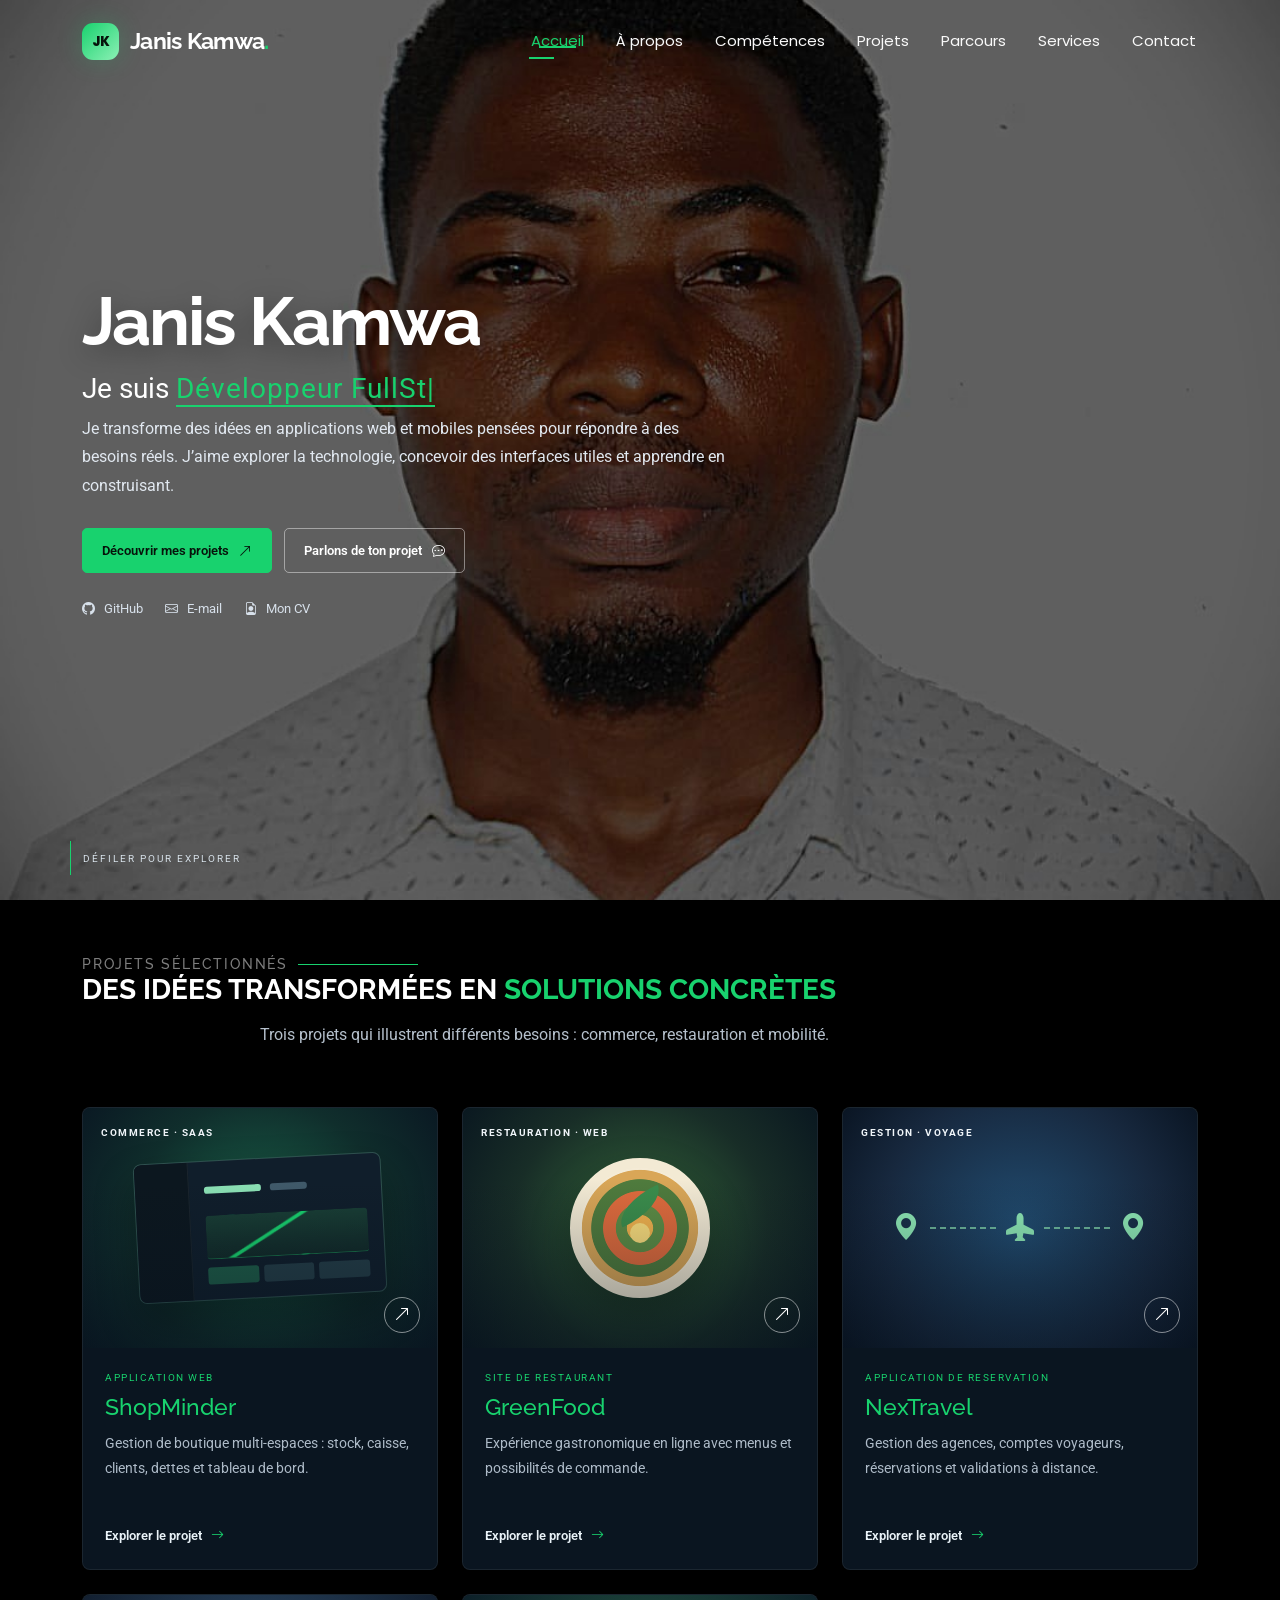
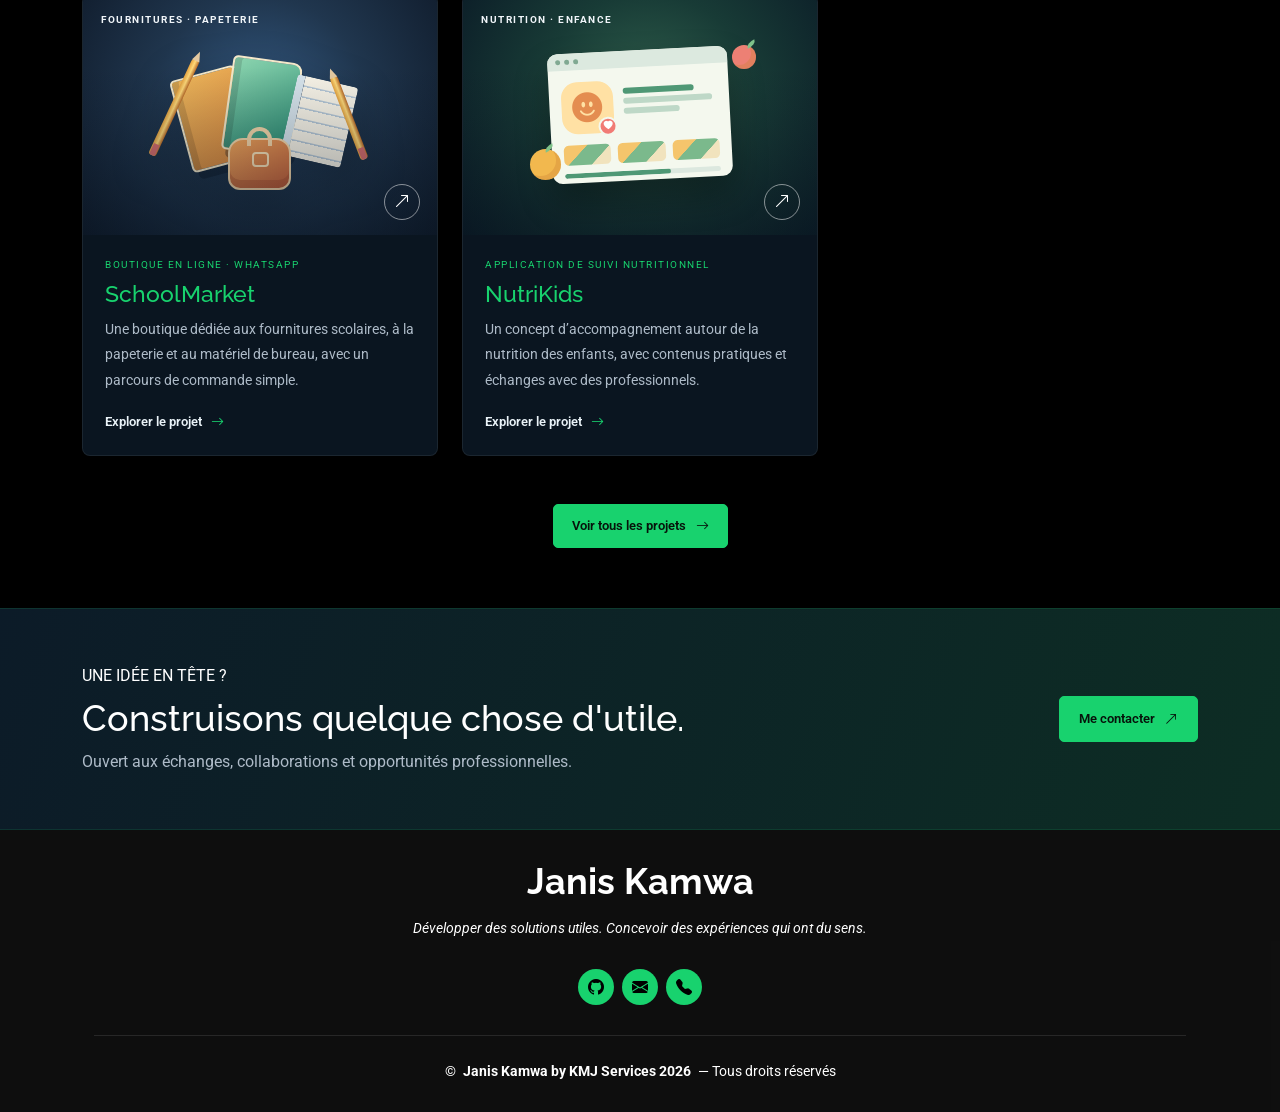
<file: index.html>
<!DOCTYPE html>
<html lang="fr"><head>
<meta charset="utf-8"><meta content="width=device-width, initial-scale=1.0" name="viewport">
<meta name="theme-color" content="#040b14"><meta name="description" content="Portfolio de Janis Kamwa, développeur Full Stack Web/Mobile et designer UI/UX au Cameroun.">
<meta name="keywords" content="Janis Kamwa, développeur full stack, développeur web, développeur mobile, React, Laravel, UI UX, Cameroun">
<meta property="og:title" content="Janis Kamwa | Développeur Full Stack Web & Mobile"><meta property="og:description" content="Portfolio de Janis Kamwa, développeur Full Stack Web/Mobile et designer UI/UX au Cameroun."><meta property="og:type" content="website">
<title>Janis Kamwa | Développeur FullStack Web & Mobile</title><link href="assets/img/favicon.png" rel="icon"><link href="assets/img/hero-bg3.jpg" rel="apple-touch-icon">
<link href="https://fonts.googleapis.com" rel="preconnect"><link href="https://fonts.gstatic.com" rel="preconnect" crossorigin>
<link href="https://fonts.googleapis.com/css2?family=Roboto:wght@300;400;500;700&family=Poppins:wght@300;400;500;600;700&family=Raleway:wght@400;500;600;700;800&display=swap" rel="stylesheet">
<link href="assets/vendor/bootstrap/css/bootstrap.min.css" rel="stylesheet"><link href="assets/vendor/bootstrap-icons/bootstrap-icons.css" rel="stylesheet">
<link href="assets/vendor/aos/aos.css" rel="stylesheet"><link href="assets/vendor/swiper/swiper-bundle.min.css" rel="stylesheet"><link href="assets/vendor/glightbox/css/glightbox.min.css" rel="stylesheet">
<link href="assets/css/main.css" rel="stylesheet"><link href="assets/css/janis-custom.css" rel="stylesheet"></head>
<body class="index-page">
<header id="header" class="header d-flex align-items-center fixed-top"><div class="container-fluid container-xl position-relative d-flex align-items-center justify-content-between">
<a href="index.html" class="logo d-flex align-items-center"><span class="jk-logo">JK</span><h1 class="sitename">Janis Kamwa<span class="brand-dot">.</span></h1></a>
<nav id="navmenu" class="navmenu" aria-label="Navigation principale"><ul>
<li><a href="index.html" class="active">Accueil</a></li><li><a href="about.html" >À propos</a></li><li><a href="skills.html" >Compétences</a></li><li><a href="portfolio.html" >Projets</a></li><li><a href="resume.html" >Parcours</a></li><li><a href="services.html" >Services</a></li><li><a href="contact.html" >Contact</a></li>
</ul><i class="mobile-nav-toggle d-xl-none bi bi-list" aria-label="Ouvrir le menu"></i></nav></div></header>
<main>
<section id="hero" class="hero section dark-background"><img src="assets/img/hero-bg.jpg" alt="" data-aos="fade-in"><div class="container" data-aos="zoom-out" data-aos-delay="100">
<h2>Janis Kamwa</h2><p>Je suis <span class="typed" data-typed-items="Développeur FullStack SEO,Développeur Web et Mobile,Designer UI/UX,Concepteur d'applications,Analyste de Systèmes d'Informations"></span><span class="typed-cursor typed-cursor--blink" aria-hidden="true"></span></p>
<div class="hero-intro" data-aos="fade-up" data-aos-delay="300"><p>Je transforme des idées en applications web et mobiles pensées pour répondre à des besoins réels. J’aime explorer la technologie, concevoir des interfaces utiles et apprendre en construisant.</p></div>
<div class="hero-buttons" data-aos="fade-up" data-aos-delay="450"><a class="btn-hero-primary" href="portfolio.html">Découvrir mes projets <i class="bi bi-arrow-up-right"></i></a><a class="btn-hero-outline" href="contact.html">Parlons de ton projet <i class="bi bi-chat-dots"></i></a></div>
<div class="hero-socials" data-aos="fade-up" data-aos-delay="550"><a href="https://github.com/Janel007/" target="_blank" rel="noopener noreferrer"><i class="bi bi-github"></i> GitHub</a><a href="mailto:janiskamwa3@gmail.com"><i class="bi bi-envelope"></i> E-mail</a><a href="documents/CV-Janis-Kamwa.pdf" target="_blank" rel="noopener"><i class="bi bi-file-earmark-person"></i> Mon CV</a></div></div>
<a href="#featured-projects" class="hero-scroll" aria-label="Explorer le portfolio"><span></span> DÉFILER POUR EXPLORER</a></section>
<section id="featured-projects" class="portfolio section"><div class="container section-title" data-aos="fade-up"><h2>Projets sélectionnés</h2><div><span>Des idées transformées en</span> <span class="description-title">solutions concrètes</span></div><p>Trois projets qui illustrent différents besoins : commerce, restauration et mobilité.</p></div>
<div class="container"><div class="row gy-4">
<div class="col-lg-4 col-md-6" data-aos="fade-up" data-aos-delay="100"><article class="project-tile"><a href="shopminder.html" target="_blank" rel="noopener noreferrer" class="project-visual shop-visual"><span class="visual-label">COMMERCE · SAAS</span><div class="mini-dashboard"><div class="mini-sidebar"></div><div class="mini-main"><i></i><i></i><div class="mini-chart"></div><div class="mini-row"><b></b><b></b><b></b></div></div></div><span class="project-open"><i class="bi bi-arrow-up-right"></i></span></a><div class="project-tile-info"><div class="project-kicker">APPLICATION WEB</div><h3><a href="shopminder.html">ShopMinder</a></h3><p>Gestion de boutique multi-espaces : stock, caisse, clients, dettes et tableau de bord.</p><a class="more-link" href="shopminder.html">Explorer le projet <i class="bi bi-arrow-right"></i></a></div></article></div>
<div class="col-lg-4 col-md-6" data-aos="fade-up" data-aos-delay="200"><article class="project-tile"><a href="greenfood.html" target="_blank" rel="noopener noreferrer" class="project-visual food-visual"><span class="visual-label">RESTAURATION · WEB</span><div class="food-plate"><div class="food-leaf"></div><div class="food-center"></div></div><span class="project-open"><i class="bi bi-arrow-up-right"></i></span></a><div class="project-tile-info"><div class="project-kicker">SITE DE RESTAURANT</div><h3><a href="greenfood.html">GreenFood</a></h3><p>Expérience gastronomique en ligne avec menus et possibilités de commande.</p><a class="more-link" href="greenfood.html">Explorer le projet <i class="bi bi-arrow-right"></i></a></div></article></div>
<div class="col-lg-4 col-md-6" data-aos="fade-up" data-aos-delay="300"><article class="project-tile"><a href="nextravel.html" target="_blank" rel="noopener noreferrer" class="project-visual travel-visual"><span class="visual-label">GESTION · VOYAGE</span><div class="travel-route"><span class="route-pin"><i class="bi bi-geo-alt-fill"></i></span><span class="route-dash"></span><span class="route-plane"><i class="bi bi-airplane-fill"></i></span><span class="route-dash"></span><span class="route-pin"><i class="bi bi-geo-alt-fill"></i></span></div><span class="project-open"><i class="bi bi-arrow-up-right"></i></span></a><div class="project-tile-info"><div class="project-kicker">APPLICATION DE RESERVATION</div><h3><a href="nextravel.html" target="_blank" rel="noopener noreferrer">NexTravel</a></h3><p>Gestion des agences, comptes voyageurs, réservations et validations à distance.</p><a class="more-link" href="nextravel.html" target="_blank" rel="noopener noreferrer">Explorer le projet <i class="bi bi-arrow-right"></i></a></div></article></div>
<div class="col-lg-4 col-md-6" data-aos="fade-up" data-aos-delay="200"><article class="project-tile"><a href="schoolmarket.html" class="project-visual school-visual" aria-label="Découvrir SchoolMarket"><span class="visual-label">FOURNITURES · PAPETERIE</span><div class="school-art" aria-hidden="true"><div class="school-book book-one"></div><div class="school-book book-two"></div><div class="school-notebook"></div><div class="school-pencil pencil-one"></div><div class="school-pencil pencil-two"></div><div class="school-bag"><span></span></div></div><span class="project-open"><i class="bi bi-arrow-up-right"></i></span></a><div class="project-tile-info"><div class="project-kicker">BOUTIQUE EN LIGNE · WHATSAPP</div><h3><a href="schoolmarket.html">SchoolMarket</a></h3><p>Une boutique dédiée aux fournitures scolaires, à la papeterie et au matériel de bureau, avec un parcours de commande simple.</p><a class="more-link" href="schoolmarket.html">Explorer le projet <i class="bi bi-arrow-right"></i></a></div></article></div>
<div class="col-lg-4 col-md-6" data-aos="fade-up" data-aos-delay="200"><article class="project-tile"><a href="nutrikids.html" class="project-visual nutrition-visual" aria-label="Découvrir NutriKids"><span class="visual-label">NUTRITION · ENFANCE</span><div class="nutrition-art" aria-hidden="true"><div class="nutrition-window"><div class="nutrition-topbar"><i></i><i></i><i></i></div><div class="nutrition-content"><div class="kid-avatar"><i class="bi bi-emoji-smile-fill"></i><span class="kid-heart"><i class="bi bi-heart-fill"></i></span></div><div class="nutrition-lines"><b></b><b></b><b></b></div><div class="nutrition-meal"><span></span><span></span><span></span></div><div class="nutrition-progress"><i></i></div></div></div><div class="nutrition-fruit fruit-one"></div><div class="nutrition-fruit fruit-two"></div></div><span class="project-open"><i class="bi bi-arrow-up-right"></i></span></a><div class="project-tile-info"><div class="project-kicker">APPLICATION DE SUIVI NUTRITIONNEL</div><h3><a href="nutrikids.html">NutriKids</a></h3><p>Un concept d’accompagnement autour de la nutrition des enfants, avec contenus pratiques et échanges avec des professionnels.</p><a class="more-link" href="nutrikids.html">Explorer le projet <i class="bi bi-arrow-right"></i></a></div></article></div>
</div><div class="text-center mt-5" data-aos="fade-up"><a href="portfolio.html" class="btn-portfolio">Voir tous les projets <i class="bi bi-arrow-right"></i></a></div></div></section>
<section class="section dark-background home-cta"><div class="container" data-aos="zoom-in"><div><p class="eyebrow">UNE IDÉE EN TÊTE ?</p><h2>Construisons quelque chose d'utile.</h2><p>Ouvert aux échanges, collaborations et opportunités professionnelles.</p></div><a href="contact.html" class="btn-hero-primary">Me contacter <i class="bi bi-arrow-up-right"></i></a></div></section></main>
<footer id="footer" class="footer dark-background"><div class="container"><h3 class="sitename">Janis Kamwa</h3><p>Développer des solutions utiles. Concevoir des expériences qui ont du sens.</p>
<div class="social-links d-flex justify-content-center"><a href="https://github.com/Janel007/" target="_blank" rel="noopener noreferrer" aria-label="GitHub"><i class="bi bi-github"></i></a><a href="mailto:janiskamwa3@gmail.com" aria-label="E-mail"><i class="bi bi-envelope-fill"></i></a><a href="tel:+237693870157" aria-label="Téléphone"><i class="bi bi-telephone-fill"></i></a></div>
<div class="container"><div class="copyright"><span>©</span> <strong class="px-1 sitename">Janis Kamwa by KMJ Services 2026</strong> <span>— Tous droits réservés</span></div></div></div></footer>
<a href="#" id="scroll-top" class="scroll-top d-flex align-items-center justify-content-center" aria-label="Retour en haut"><i class="bi bi-arrow-up-short"></i></a><div id="preloader"></div>
<script src="assets/vendor/bootstrap/js/bootstrap.bundle.min.js"></script><script src="assets/vendor/aos/aos.js"></script><script src="assets/vendor/typed.js/typed.umd.js"></script><script src="assets/vendor/purecounter/purecounter_vanilla.js"></script><script src="assets/vendor/waypoints/noframework.waypoints.js"></script><script src="assets/vendor/swiper/swiper-bundle.min.js"></script><script src="assets/vendor/glightbox/js/glightbox.min.js"></script><script src="assets/vendor/imagesloaded/imagesloaded.pkgd.min.js"></script><script src="assets/vendor/isotope-layout/isotope.pkgd.min.js"></script><script src="assets/js/main.js"></script></body></html>
</file>
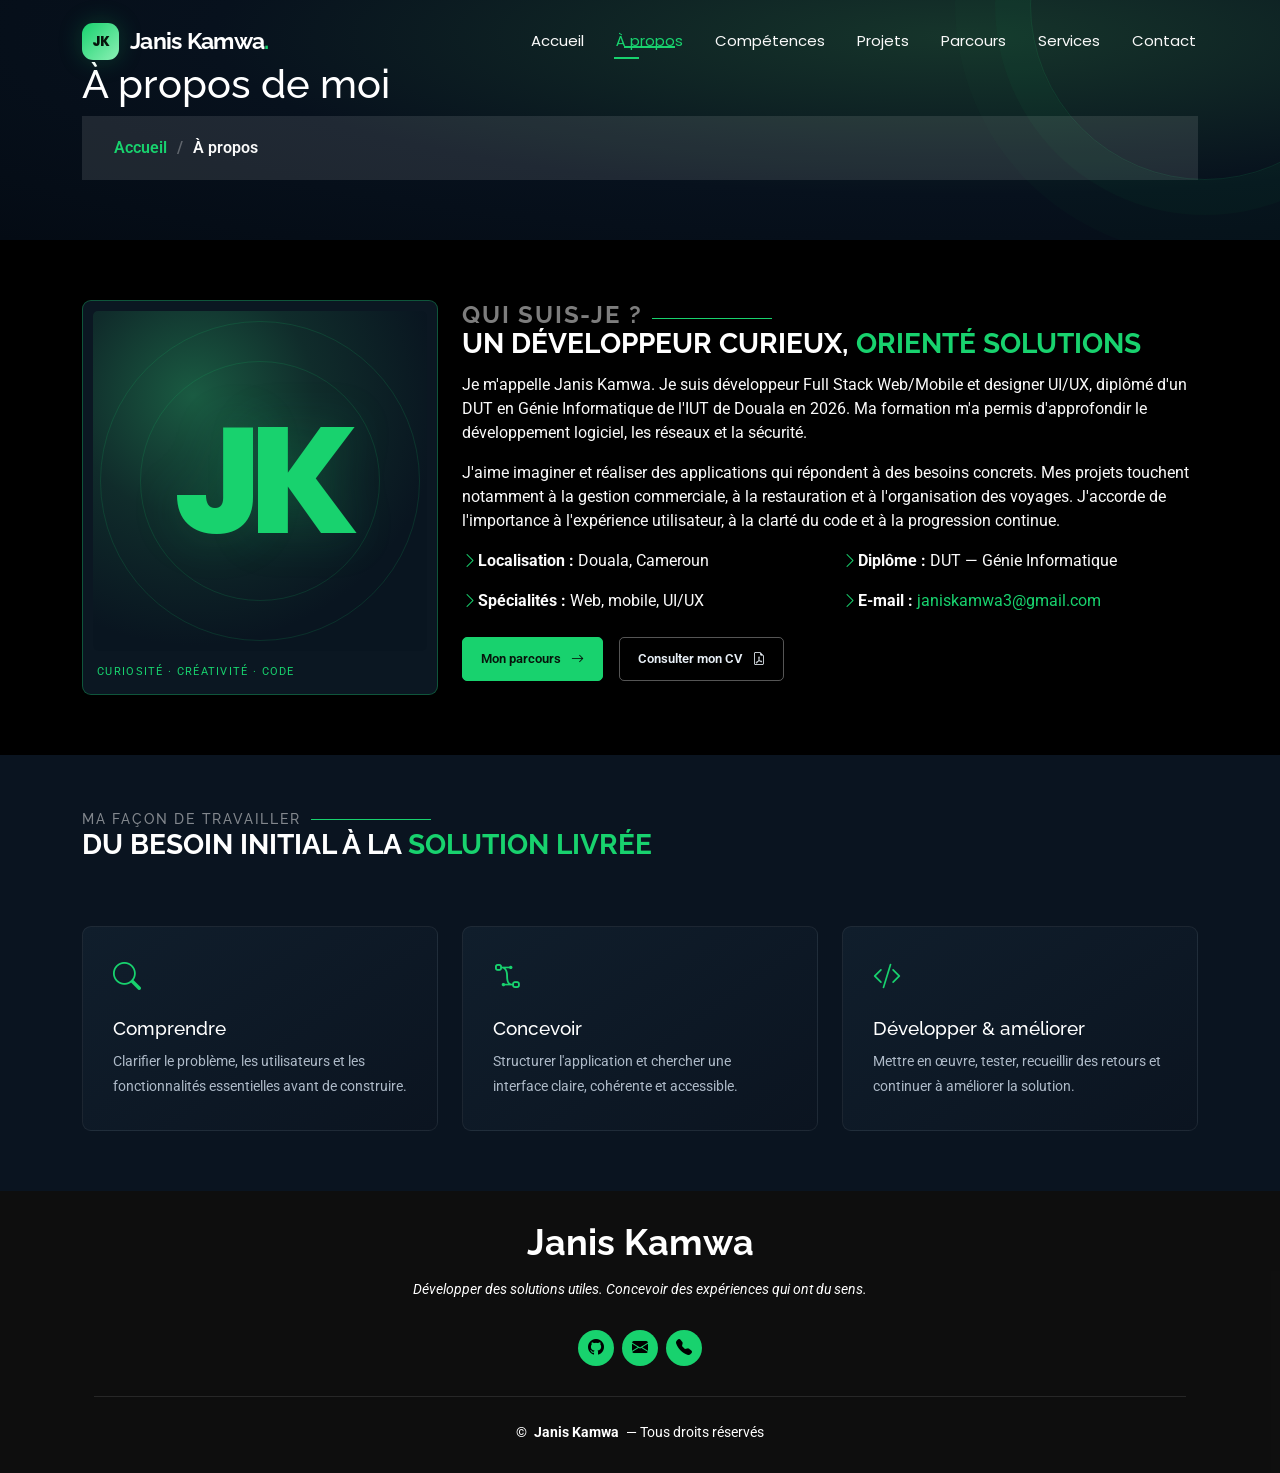
<file: about.html>
<!DOCTYPE html>
<html lang="fr"><head>
<meta charset="utf-8"><meta content="width=device-width, initial-scale=1.0" name="viewport">
<meta name="theme-color" content="#040b14"><meta name="description" content="Découvrez le parcours et l'approche de Janis Kamwa, développeur d'applications web et mobiles.">
<meta name="keywords" content="Janis Kamwa, développeur full stack, développeur web, développeur mobile, React, Laravel, UI UX, Cameroun">
<meta property="og:title" content="À propos | Janis Kamwa"><meta property="og:description" content="Découvrez le parcours et l'approche de Janis Kamwa, développeur d'applications web et mobiles."><meta property="og:type" content="website">
<title>À propos | Janis Kamwa</title><link href="assets/img/favicon.png" rel="icon"><link href="assets/img/apple-touch-icon.png" rel="apple-touch-icon">
<link href="https://fonts.googleapis.com" rel="preconnect"><link href="https://fonts.gstatic.com" rel="preconnect" crossorigin>
<link href="https://fonts.googleapis.com/css2?family=Roboto:wght@300;400;500;700&family=Poppins:wght@300;400;500;600;700&family=Raleway:wght@400;500;600;700;800&display=swap" rel="stylesheet">
<link href="assets/vendor/bootstrap/css/bootstrap.min.css" rel="stylesheet"><link href="assets/vendor/bootstrap-icons/bootstrap-icons.css" rel="stylesheet">
<link href="assets/vendor/aos/aos.css" rel="stylesheet"><link href="assets/vendor/swiper/swiper-bundle.min.css" rel="stylesheet"><link href="assets/vendor/glightbox/css/glightbox.min.css" rel="stylesheet">
<link href="assets/css/main.css" rel="stylesheet"><link href="assets/css/janis-custom.css" rel="stylesheet"></head>
<body class="about-page">
<header id="header" class="header d-flex align-items-center fixed-top"><div class="container-fluid container-xl position-relative d-flex align-items-center justify-content-between">
<a href="index.html" class="logo d-flex align-items-center"><span class="jk-logo">JK</span><h1 class="sitename">Janis Kamwa<span class="brand-dot">.</span></h1></a>
<nav id="navmenu" class="navmenu" aria-label="Navigation principale"><ul>
<li><a href="index.html" >Accueil</a></li><li><a href="about.html" class="active">À propos</a></li><li><a href="skills.html" >Compétences</a></li><li><a href="portfolio.html" >Projets</a></li><li><a href="resume.html" >Parcours</a></li><li><a href="services.html" >Services</a></li><li><a href="contact.html" >Contact</a></li>
</ul><i class="mobile-nav-toggle d-xl-none bi bi-list" aria-label="Ouvrir le menu"></i></nav></div></header>
<main><section class="page-title" data-aos="fade-in"><div class="container"><h1>À propos de moi</h1><nav class="breadcrumbs"><ol><li><a href="index.html">Accueil</a></li><li class="current">À propos</li></ol></nav></div></section>
<section class="about section"><div class="container" data-aos="fade-up"><div class="row gy-4 align-items-center"><div class="col-lg-4"><div class="about-portrait"><div class="portrait-monogram" aria-label="Monogramme JK">JK</div><span class="portrait-caption">Curiosité · Créativité · Code</span></div></div>
<div class="col-lg-8 content"><div class="section-title text-start pb-2"><h2>Qui suis-je ?</h2><div><span>Un développeur curieux,</span> <span class="description-title">orienté solutions</span></div></div>
<p>Je m'appelle Janis Kamwa. Je suis développeur Full Stack Web/Mobile et designer UI/UX, diplômé d'un DUT en Génie Informatique de l'IUT de Douala en 2026. Ma formation m'a permis d'approfondir le développement logiciel, les réseaux et la sécurité.</p><p>J'aime imaginer et réaliser des applications qui répondent à des besoins concrets. Mes projets touchent notamment à la gestion commerciale, à la restauration et à l'organisation des voyages. J'accorde de l'importance à l'expérience utilisateur, à la clarté du code et à la progression continue.</p>
<div class="row about-facts gy-3"><div class="col-md-6"><i class="bi bi-chevron-right"></i><strong>Localisation :</strong> <span>Douala, Cameroun</span></div><div class="col-md-6"><i class="bi bi-chevron-right"></i><strong>Diplôme :</strong> <span>DUT — Génie Informatique</span></div><div class="col-md-6"><i class="bi bi-chevron-right"></i><strong>Spécialités :</strong> <span>Web, mobile, UI/UX</span></div><div class="col-md-6"><i class="bi bi-chevron-right"></i><strong>E-mail :</strong> <span><a href="mailto:janiskamwa3@gmail.com">janiskamwa3@gmail.com</a></span></div></div>
<div class="mt-4 d-flex flex-wrap gap-3"><a class="btn-portfolio" href="resume.html">Mon parcours <i class="bi bi-arrow-right"></i></a><a class="btn-portfolio btn-portfolio-outline" href="documents/CV-Janis-Kamwa.pdf" target="_blank" rel="noopener">Consulter mon CV <i class="bi bi-file-earmark-pdf"></i></a></div></div></div></div></section>
<section class="section section-alt"><div class="container"><div class="section-title" data-aos="fade-up"><h2>Ma façon de travailler</h2><div><span>Du besoin initial à la</span> <span class="description-title">solution livrée</span></div></div><div class="row gy-4">
<div class="col-md-4" data-aos="fade-up" data-aos-delay="100"><div class="value-card"><i class="bi bi-search"></i><h3>Comprendre</h3><p>Clarifier le problème, les utilisateurs et les fonctionnalités essentielles avant de construire.</p></div></div>
<div class="col-md-4" data-aos="fade-up" data-aos-delay="200"><div class="value-card"><i class="bi bi-bezier2"></i><h3>Concevoir</h3><p>Structurer l'application et chercher une interface claire, cohérente et accessible.</p></div></div>
<div class="col-md-4" data-aos="fade-up" data-aos-delay="300"><div class="value-card"><i class="bi bi-code-slash"></i><h3>Développer & améliorer</h3><p>Mettre en œuvre, tester, recueillir des retours et continuer à améliorer la solution.</p></div></div>
</div></div></section></main>
<footer id="footer" class="footer dark-background"><div class="container"><h3 class="sitename">Janis Kamwa</h3><p>Développer des solutions utiles. Concevoir des expériences qui ont du sens.</p>
<div class="social-links d-flex justify-content-center"><a href="https://github.com/Janel007/" target="_blank" rel="noopener noreferrer" aria-label="GitHub"><i class="bi bi-github"></i></a><a href="mailto:janiskamwa3@gmail.com" aria-label="E-mail"><i class="bi bi-envelope-fill"></i></a><a href="tel:+237693870157" aria-label="Téléphone"><i class="bi bi-telephone-fill"></i></a></div>
<div class="container"><div class="copyright"><span>©</span> <strong class="px-1 sitename">Janis Kamwa</strong> <span>— Tous droits réservés</span></div></div></div></footer>
<a href="#" id="scroll-top" class="scroll-top d-flex align-items-center justify-content-center" aria-label="Retour en haut"><i class="bi bi-arrow-up-short"></i></a><div id="preloader"></div>
<script src="assets/vendor/bootstrap/js/bootstrap.bundle.min.js"></script><script src="assets/vendor/aos/aos.js"></script><script src="assets/vendor/typed.js/typed.umd.js"></script><script src="assets/vendor/purecounter/purecounter_vanilla.js"></script><script src="assets/vendor/waypoints/noframework.waypoints.js"></script><script src="assets/vendor/swiper/swiper-bundle.min.js"></script><script src="assets/vendor/glightbox/js/glightbox.min.js"></script><script src="assets/vendor/imagesloaded/imagesloaded.pkgd.min.js"></script><script src="assets/vendor/isotope-layout/isotope.pkgd.min.js"></script><script src="assets/js/main.js"></script></body></html>
</file>
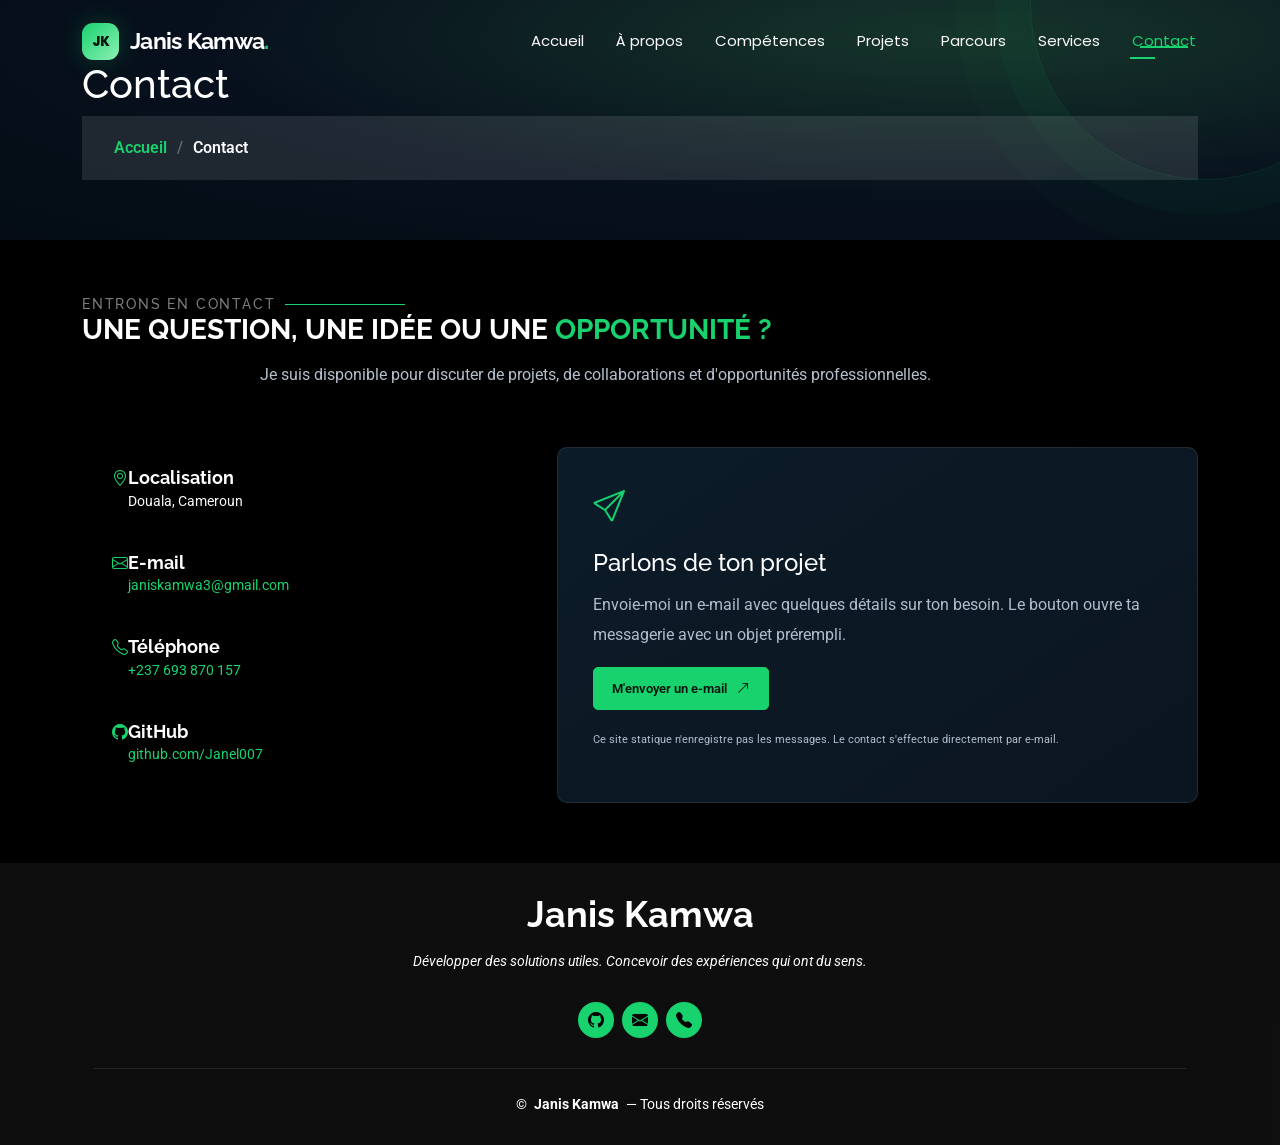
<file: contact.html>
<!DOCTYPE html>
<html lang="fr"><head>
<meta charset="utf-8"><meta content="width=device-width, initial-scale=1.0" name="viewport">
<meta name="theme-color" content="#040b14"><meta name="description" content="Contacter Janis Kamwa pour un projet, une collaboration ou une opportunité professionnelle.">
<meta name="keywords" content="Janis Kamwa, développeur full stack, développeur web, développeur mobile, React, Laravel, UI UX, Cameroun">
<meta property="og:title" content="Contact | Janis Kamwa"><meta property="og:description" content="Contacter Janis Kamwa pour un projet, une collaboration ou une opportunité professionnelle."><meta property="og:type" content="website">
<title>Contact | Janis Kamwa</title><link href="assets/img/favicon.png" rel="icon"><link href="assets/img/apple-touch-icon.png" rel="apple-touch-icon">
<link href="https://fonts.googleapis.com" rel="preconnect"><link href="https://fonts.gstatic.com" rel="preconnect" crossorigin>
<link href="https://fonts.googleapis.com/css2?family=Roboto:wght@300;400;500;700&family=Poppins:wght@300;400;500;600;700&family=Raleway:wght@400;500;600;700;800&display=swap" rel="stylesheet">
<link href="assets/vendor/bootstrap/css/bootstrap.min.css" rel="stylesheet"><link href="assets/vendor/bootstrap-icons/bootstrap-icons.css" rel="stylesheet">
<link href="assets/vendor/aos/aos.css" rel="stylesheet"><link href="assets/vendor/swiper/swiper-bundle.min.css" rel="stylesheet"><link href="assets/vendor/glightbox/css/glightbox.min.css" rel="stylesheet">
<link href="assets/css/main.css" rel="stylesheet"><link href="assets/css/janis-custom.css" rel="stylesheet"></head>
<body class="contact-page">
<header id="header" class="header d-flex align-items-center fixed-top"><div class="container-fluid container-xl position-relative d-flex align-items-center justify-content-between">
<a href="index.html" class="logo d-flex align-items-center"><span class="jk-logo">JK</span><h1 class="sitename">Janis Kamwa<span class="brand-dot">.</span></h1></a>
<nav id="navmenu" class="navmenu" aria-label="Navigation principale"><ul>
<li><a href="index.html" >Accueil</a></li><li><a href="about.html" >À propos</a></li><li><a href="skills.html" >Compétences</a></li><li><a href="portfolio.html" >Projets</a></li><li><a href="resume.html" >Parcours</a></li><li><a href="services.html" >Services</a></li><li><a href="contact.html" class="active">Contact</a></li>
</ul><i class="mobile-nav-toggle d-xl-none bi bi-list" aria-label="Ouvrir le menu"></i></nav></div></header>
<main><section class="page-title" data-aos="fade-in"><div class="container"><h1>Contact</h1><nav class="breadcrumbs"><ol><li><a href="index.html">Accueil</a></li><li class="current">Contact</li></ol></nav></div></section>
<section class="contact section"><div class="container" data-aos="fade-up" data-aos-delay="100"><div class="section-title"><h2>Entrons en contact</h2><div><span>Une question, une idée ou une</span> <span class="description-title">opportunité ?</span></div><p>Je suis disponible pour discuter de projets, de collaborations et d'opportunités professionnelles.</p></div><div class="row gy-4">
<div class="col-lg-5"><div class="info-wrap">
<div class="info-item d-flex" data-aos="fade-up" data-aos-delay="200"><i class="bi bi-geo-alt flex-shrink-0"></i><div><h3>Localisation</h3><p>Douala, Cameroun</p></div></div>
<div class="info-item d-flex" data-aos="fade-up" data-aos-delay="300"><i class="bi bi-envelope flex-shrink-0"></i><div><h3>E-mail</h3><p><a href="mailto:janiskamwa3@gmail.com">janiskamwa3@gmail.com</a></p></div></div>
<div class="info-item d-flex" data-aos="fade-up" data-aos-delay="400"><i class="bi bi-telephone flex-shrink-0"></i><div><h3>Téléphone</h3><p><a href="tel:+237693870157">+237 693 870 157</a></p></div></div>
<div class="info-item d-flex" data-aos="fade-up" data-aos-delay="500"><i class="bi bi-github flex-shrink-0"></i><div><h3>GitHub</h3><p><a href="https://github.com/Janel007/" target="_blank" rel="noopener noreferrer">github.com/Janel007</a></p></div></div></div></div>
<div class="col-lg-7"><div class="contact-message-card" data-aos="fade-up" data-aos-delay="200"><i class="bi bi-send message-icon"></i><h3>Parlons de ton projet</h3><p>Envoie-moi un e-mail avec quelques détails sur ton besoin. Le bouton ouvre ta messagerie avec un objet prérempli.</p><a class="btn-portfolio" href="mailto:janiskamwa3@gmail.com?subject=Contact%20depuis%20mon%20portfolio">M'envoyer un e-mail <i class="bi bi-arrow-up-right"></i></a><p class="contact-disclaimer">Ce site statique n'enregistre pas les messages. Le contact s'effectue directement par e-mail.</p></div></div>
</div></div></section></main>
<footer id="footer" class="footer dark-background"><div class="container"><h3 class="sitename">Janis Kamwa</h3><p>Développer des solutions utiles. Concevoir des expériences qui ont du sens.</p>
<div class="social-links d-flex justify-content-center"><a href="https://github.com/Janel007/" target="_blank" rel="noopener noreferrer" aria-label="GitHub"><i class="bi bi-github"></i></a><a href="mailto:janiskamwa3@gmail.com" aria-label="E-mail"><i class="bi bi-envelope-fill"></i></a><a href="tel:+237693870157" aria-label="Téléphone"><i class="bi bi-telephone-fill"></i></a></div>
<div class="container"><div class="copyright"><span>©</span> <strong class="px-1 sitename">Janis Kamwa</strong> <span>— Tous droits réservés</span></div></div></div></footer>
<a href="#" id="scroll-top" class="scroll-top d-flex align-items-center justify-content-center" aria-label="Retour en haut"><i class="bi bi-arrow-up-short"></i></a><div id="preloader"></div>
<script src="assets/vendor/bootstrap/js/bootstrap.bundle.min.js"></script><script src="assets/vendor/aos/aos.js"></script><script src="assets/vendor/typed.js/typed.umd.js"></script><script src="assets/vendor/purecounter/purecounter_vanilla.js"></script><script src="assets/vendor/waypoints/noframework.waypoints.js"></script><script src="assets/vendor/swiper/swiper-bundle.min.js"></script><script src="assets/vendor/glightbox/js/glightbox.min.js"></script><script src="assets/vendor/imagesloaded/imagesloaded.pkgd.min.js"></script><script src="assets/vendor/isotope-layout/isotope.pkgd.min.js"></script><script src="assets/js/main.js"></script></body></html>
</file>
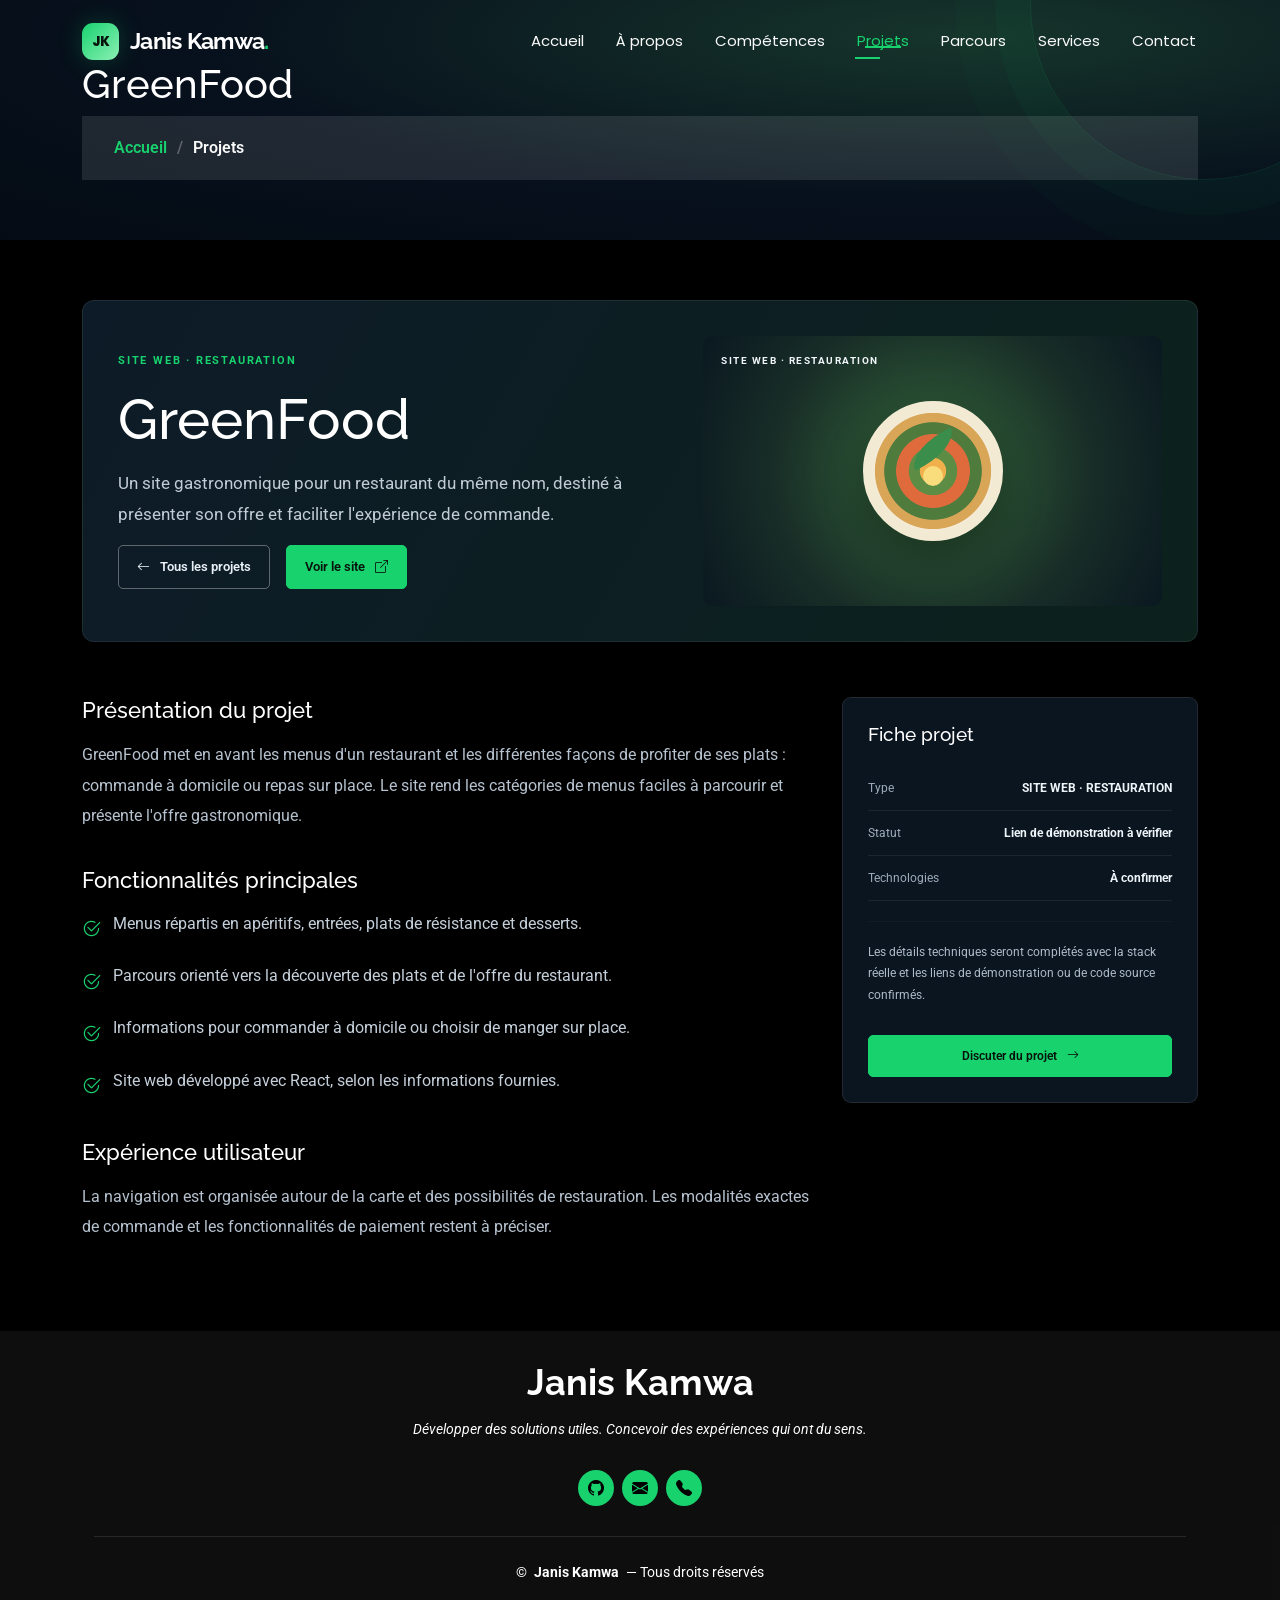
<file: greenfood.html>
<!DOCTYPE html>
<html lang="fr"><head>
<meta charset="utf-8"><meta content="width=device-width, initial-scale=1.0" name="viewport">
<meta name="theme-color" content="#040b14"><meta name="description" content="Présentation du projet GreenFood conçu par Janis Kamwa.">
<meta name="keywords" content="Janis Kamwa, développeur full stack, développeur web, développeur mobile, React, Laravel, UI UX, Cameroun">
<meta property="og:title" content="GreenFood | Janis Kamwa"><meta property="og:description" content="Présentation du projet GreenFood conçu par Janis Kamwa."><meta property="og:type" content="website">
<title>GreenFood | Janis Kamwa</title><link href="assets/img/favicon.png" rel="icon"><link href="assets/img/apple-touch-icon.png" rel="apple-touch-icon">
<link href="https://fonts.googleapis.com" rel="preconnect"><link href="https://fonts.gstatic.com" rel="preconnect" crossorigin>
<link href="https://fonts.googleapis.com/css2?family=Roboto:wght@300;400;500;700&family=Poppins:wght@300;400;500;600;700&family=Raleway:wght@400;500;600;700;800&display=swap" rel="stylesheet">
<link href="assets/vendor/bootstrap/css/bootstrap.min.css" rel="stylesheet"><link href="assets/vendor/bootstrap-icons/bootstrap-icons.css" rel="stylesheet">
<link href="assets/vendor/aos/aos.css" rel="stylesheet"><link href="assets/vendor/swiper/swiper-bundle.min.css" rel="stylesheet"><link href="assets/vendor/glightbox/css/glightbox.min.css" rel="stylesheet">
<link href="assets/css/main.css" rel="stylesheet"><link href="assets/css/janis-custom.css" rel="stylesheet"></head>
<body class="project-detail-page">
<header id="header" class="header d-flex align-items-center fixed-top"><div class="container-fluid container-xl position-relative d-flex align-items-center justify-content-between">
<a href="index.html" class="logo d-flex align-items-center"><span class="jk-logo">JK</span><h1 class="sitename">Janis Kamwa<span class="brand-dot">.</span></h1></a>
<nav id="navmenu" class="navmenu" aria-label="Navigation principale"><ul>
<li><a href="index.html" >Accueil</a></li><li><a href="about.html" >À propos</a></li><li><a href="skills.html" >Compétences</a></li><li><a href="portfolio.html" class="active">Projets</a></li><li><a href="resume.html" >Parcours</a></li><li><a href="services.html" >Services</a></li><li><a href="contact.html" >Contact</a></li>
</ul><i class="mobile-nav-toggle d-xl-none bi bi-list" aria-label="Ouvrir le menu"></i></nav></div></header>
<main><section class="page-title" data-aos="fade-in"><div class="container"><h1>GreenFood</h1><nav class="breadcrumbs"><ol><li><a href="index.html">Accueil</a></li><li class="current">Projets</li></ol></nav></div></section>
<section class="project-detail section"><div class="container"><div class="project-detail-hero" data-aos="fade-up"><div><p class="project-eyebrow">SITE WEB · RESTAURATION</p><h2>GreenFood</h2><p class="project-lead">Un site gastronomique pour un restaurant du même nom, destiné à présenter son offre et faciliter l'expérience de commande.</p><div class="project-actions d-flex flex-wrap gap-3"><a href="portfolio.html" class="btn-portfolio btn-portfolio-outline"><i class="bi bi-arrow-left"></i> Tous les projets</a><a href="https://sitereact-psi.vercel.app/" target="_blank" rel="noopener noreferrer" class="btn-portfolio">Voir le site <i class="bi bi-box-arrow-up-right"></i></a></div></div><div class="project-hero-art food-visual"><span class="visual-label">SITE WEB · RESTAURATION</span><div class="food-plate"><div class="food-leaf"></div><div class="food-center"></div></div></div></div>
<div class="row gy-5 project-detail-body"><div class="col-lg-8" data-aos="fade-up"><h3>Présentation du projet</h3><p>GreenFood met en avant les menus d'un restaurant et les différentes façons de profiter de ses plats : commande à domicile ou repas sur place. Le site rend les catégories de menus faciles à parcourir et présente l'offre gastronomique.</p><h3>Fonctionnalités principales</h3><ul class="feature-list"><li><i class="bi bi-check2-circle"></i><span>Menus répartis en apéritifs, entrées, plats de résistance et desserts.</span></li><li><i class="bi bi-check2-circle"></i><span>Parcours orienté vers la découverte des plats et de l'offre du restaurant.</span></li><li><i class="bi bi-check2-circle"></i><span>Informations pour commander à domicile ou choisir de manger sur place.</span></li><li><i class="bi bi-check2-circle"></i><span>Site web développé avec React, selon les informations fournies.</span></li></ul><h3>Expérience utilisateur</h3><p>La navigation est organisée autour de la carte et des possibilités de restauration. Les modalités exactes de commande et les fonctionnalités de paiement restent à préciser.</p></div>
<div class="col-lg-4" data-aos="fade-up" data-aos-delay="100"><aside class="project-facts"><h3>Fiche projet</h3><div><span>Type</span><strong>SITE WEB · RESTAURATION</strong></div><div><span>Statut</span><strong>Lien de démonstration à vérifier</strong></div><div><span>Technologies</span><strong>À confirmer</strong></div><hr><p>Les détails techniques seront complétés avec la stack réelle et les liens de démonstration ou de code source confirmés.</p><a href="contact.html" class="btn-portfolio">Discuter du projet <i class="bi bi-arrow-right"></i></a></aside></div></div></div></section></main>
<footer id="footer" class="footer dark-background"><div class="container"><h3 class="sitename">Janis Kamwa</h3><p>Développer des solutions utiles. Concevoir des expériences qui ont du sens.</p>
<div class="social-links d-flex justify-content-center"><a href="https://github.com/Janel007/" target="_blank" rel="noopener noreferrer" aria-label="GitHub"><i class="bi bi-github"></i></a><a href="mailto:janiskamwa3@gmail.com" aria-label="E-mail"><i class="bi bi-envelope-fill"></i></a><a href="tel:+237693870157" aria-label="Téléphone"><i class="bi bi-telephone-fill"></i></a></div>
<div class="container"><div class="copyright"><span>©</span> <strong class="px-1 sitename">Janis Kamwa</strong> <span>— Tous droits réservés</span></div></div></div></footer>
<a href="#" id="scroll-top" class="scroll-top d-flex align-items-center justify-content-center" aria-label="Retour en haut"><i class="bi bi-arrow-up-short"></i></a><div id="preloader"></div>
<script src="assets/vendor/bootstrap/js/bootstrap.bundle.min.js"></script><script src="assets/vendor/aos/aos.js"></script><script src="assets/vendor/typed.js/typed.umd.js"></script><script src="assets/vendor/purecounter/purecounter_vanilla.js"></script><script src="assets/vendor/waypoints/noframework.waypoints.js"></script><script src="assets/vendor/swiper/swiper-bundle.min.js"></script><script src="assets/vendor/glightbox/js/glightbox.min.js"></script><script src="assets/vendor/imagesloaded/imagesloaded.pkgd.min.js"></script><script src="assets/vendor/isotope-layout/isotope.pkgd.min.js"></script><script src="assets/js/main.js"></script></body></html>
</file>
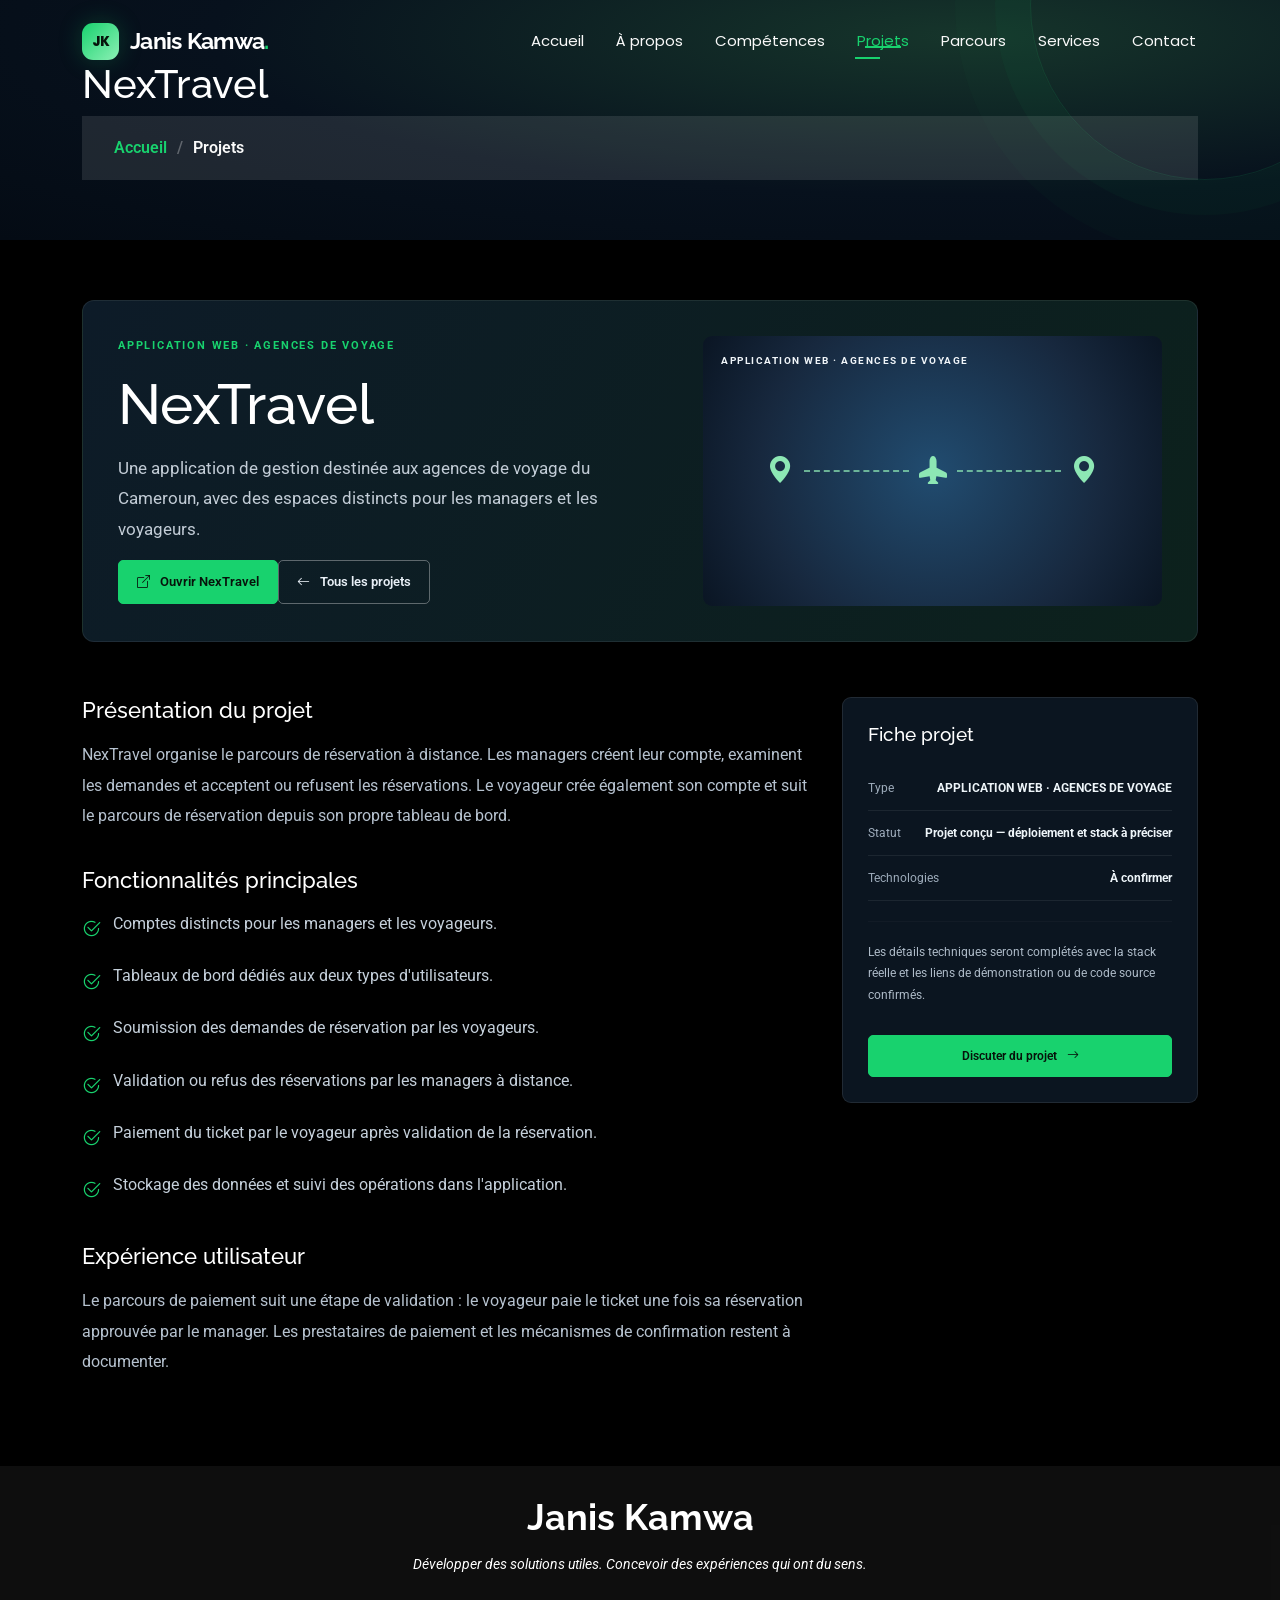
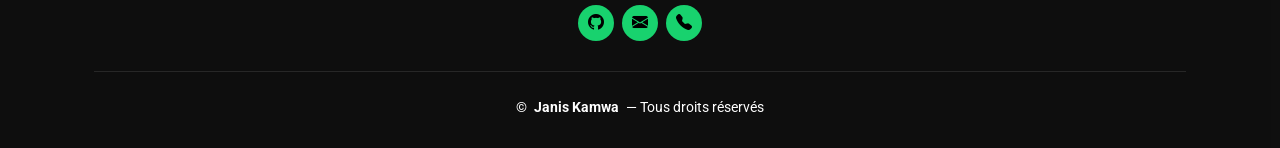
<file: nextravel.html>
<!DOCTYPE html>
<html lang="fr"><head>
<meta charset="utf-8"><meta content="width=device-width, initial-scale=1.0" name="viewport">
<meta name="theme-color" content="#040b14"><meta name="description" content="Présentation du projet NexTravel conçu par Janis Kamwa.">
<meta name="keywords" content="Janis Kamwa, développeur full stack, développeur web, développeur mobile, React, Laravel, UI UX, Cameroun">
<meta property="og:title" content="NexTravel | Janis Kamwa"><meta property="og:description" content="Présentation du projet NexTravel conçu par Janis Kamwa."><meta property="og:type" content="website">
<title>NexTravel | Janis Kamwa</title><link href="assets/img/favicon.png" rel="icon"><link href="assets/img/apple-touch-icon.png" rel="apple-touch-icon">
<link href="https://fonts.googleapis.com" rel="preconnect"><link href="https://fonts.gstatic.com" rel="preconnect" crossorigin>
<link href="https://fonts.googleapis.com/css2?family=Roboto:wght@300;400;500;700&family=Poppins:wght@300;400;500;600;700&family=Raleway:wght@400;500;600;700;800&display=swap" rel="stylesheet">
<link href="assets/vendor/bootstrap/css/bootstrap.min.css" rel="stylesheet"><link href="assets/vendor/bootstrap-icons/bootstrap-icons.css" rel="stylesheet">
<link href="assets/vendor/aos/aos.css" rel="stylesheet"><link href="assets/vendor/swiper/swiper-bundle.min.css" rel="stylesheet"><link href="assets/vendor/glightbox/css/glightbox.min.css" rel="stylesheet">
<link href="assets/css/main.css" rel="stylesheet"><link href="assets/css/janis-custom.css" rel="stylesheet"></head>
<body class="project-detail-page">
<header id="header" class="header d-flex align-items-center fixed-top"><div class="container-fluid container-xl position-relative d-flex align-items-center justify-content-between">
<a href="index.html" class="logo d-flex align-items-center"><span class="jk-logo">JK</span><h1 class="sitename">Janis Kamwa<span class="brand-dot">.</span></h1></a>
<nav id="navmenu" class="navmenu" aria-label="Navigation principale"><ul>
<li><a href="index.html" >Accueil</a></li><li><a href="about.html" >À propos</a></li><li><a href="skills.html" >Compétences</a></li><li><a href="portfolio.html" class="active">Projets</a></li><li><a href="resume.html" >Parcours</a></li><li><a href="services.html" >Services</a></li><li><a href="contact.html" >Contact</a></li>
</ul><i class="mobile-nav-toggle d-xl-none bi bi-list" aria-label="Ouvrir le menu"></i></nav></div></header>
<main><section class="page-title" data-aos="fade-in"><div class="container"><h1>NexTravel</h1><nav class="breadcrumbs"><ol><li><a href="index.html">Accueil</a></li><li class="current">Projets</li></ol></nav></div></section>
<section class="project-detail section"><div class="container"><div class="project-detail-hero" data-aos="fade-up"><div><p class="project-eyebrow">APPLICATION WEB · AGENCES DE VOYAGE</p><h2>NexTravel</h2><p class="project-lead">Une application de gestion destinée aux agences de voyage du Cameroun, avec des espaces distincts pour les managers et les voyageurs.</p><div class="project-actions"><a href="https://nex-travel-frontend.vercel.app" target="_blank" rel="noopener noreferrer" class="btn-portfolio"><i class="bi bi-box-arrow-up-right"></i> Ouvrir NexTravel</a><a href="portfolio.html" class="btn-portfolio btn-portfolio-outline"><i class="bi bi-arrow-left"></i> Tous les projets</a></div></div><div class="project-hero-art travel-visual"><span class="visual-label">APPLICATION WEB · AGENCES DE VOYAGE</span><div class="travel-route"><span class="route-pin"><i class="bi bi-geo-alt-fill"></i></span><span class="route-dash"></span><span class="route-plane"><i class="bi bi-airplane-fill"></i></span><span class="route-dash"></span><span class="route-pin"><i class="bi bi-geo-alt-fill"></i></span></div></div></div>
<div class="row gy-5 project-detail-body"><div class="col-lg-8" data-aos="fade-up"><h3>Présentation du projet</h3><p>NexTravel organise le parcours de réservation à distance. Les managers créent leur compte, examinent les demandes et acceptent ou refusent les réservations. Le voyageur crée également son compte et suit le parcours de réservation depuis son propre tableau de bord.</p><h3>Fonctionnalités principales</h3><ul class="feature-list"><li><i class="bi bi-check2-circle"></i><span>Comptes distincts pour les managers et les voyageurs.</span></li><li><i class="bi bi-check2-circle"></i><span>Tableaux de bord dédiés aux deux types d'utilisateurs.</span></li><li><i class="bi bi-check2-circle"></i><span>Soumission des demandes de réservation par les voyageurs.</span></li><li><i class="bi bi-check2-circle"></i><span>Validation ou refus des réservations par les managers à distance.</span></li><li><i class="bi bi-check2-circle"></i><span>Paiement du ticket par le voyageur après validation de la réservation.</span></li><li><i class="bi bi-check2-circle"></i><span>Stockage des données et suivi des opérations dans l'application.</span></li></ul><h3>Expérience utilisateur</h3><p>Le parcours de paiement suit une étape de validation : le voyageur paie le ticket une fois sa réservation approuvée par le manager. Les prestataires de paiement et les mécanismes de confirmation restent à documenter.</p></div>
<div class="col-lg-4" data-aos="fade-up" data-aos-delay="100"><aside class="project-facts"><h3>Fiche projet</h3><div><span>Type</span><strong>APPLICATION WEB · AGENCES DE VOYAGE</strong></div><div><span>Statut</span><strong>Projet conçu — déploiement et stack à préciser</strong></div><div><span>Technologies</span><strong>À confirmer</strong></div><hr><p>Les détails techniques seront complétés avec la stack réelle et les liens de démonstration ou de code source confirmés.</p><a href="contact.html" class="btn-portfolio">Discuter du projet <i class="bi bi-arrow-right"></i></a></aside></div></div></div></section></main>
<footer id="footer" class="footer dark-background"><div class="container"><h3 class="sitename">Janis Kamwa</h3><p>Développer des solutions utiles. Concevoir des expériences qui ont du sens.</p>
<div class="social-links d-flex justify-content-center"><a href="https://github.com/Janel007/" target="_blank" rel="noopener noreferrer" aria-label="GitHub"><i class="bi bi-github"></i></a><a href="mailto:janiskamwa3@gmail.com" aria-label="E-mail"><i class="bi bi-envelope-fill"></i></a><a href="tel:+237693870157" aria-label="Téléphone"><i class="bi bi-telephone-fill"></i></a></div>
<div class="container"><div class="copyright"><span>©</span> <strong class="px-1 sitename">Janis Kamwa</strong> <span>— Tous droits réservés</span></div></div></div></footer>
<a href="#" id="scroll-top" class="scroll-top d-flex align-items-center justify-content-center" aria-label="Retour en haut"><i class="bi bi-arrow-up-short"></i></a><div id="preloader"></div>
<script src="assets/vendor/bootstrap/js/bootstrap.bundle.min.js"></script><script src="assets/vendor/aos/aos.js"></script><script src="assets/vendor/typed.js/typed.umd.js"></script><script src="assets/vendor/purecounter/purecounter_vanilla.js"></script><script src="assets/vendor/waypoints/noframework.waypoints.js"></script><script src="assets/vendor/swiper/swiper-bundle.min.js"></script><script src="assets/vendor/glightbox/js/glightbox.min.js"></script><script src="assets/vendor/imagesloaded/imagesloaded.pkgd.min.js"></script><script src="assets/vendor/isotope-layout/isotope.pkgd.min.js"></script><script src="assets/js/main.js"></script></body></html>
</file>
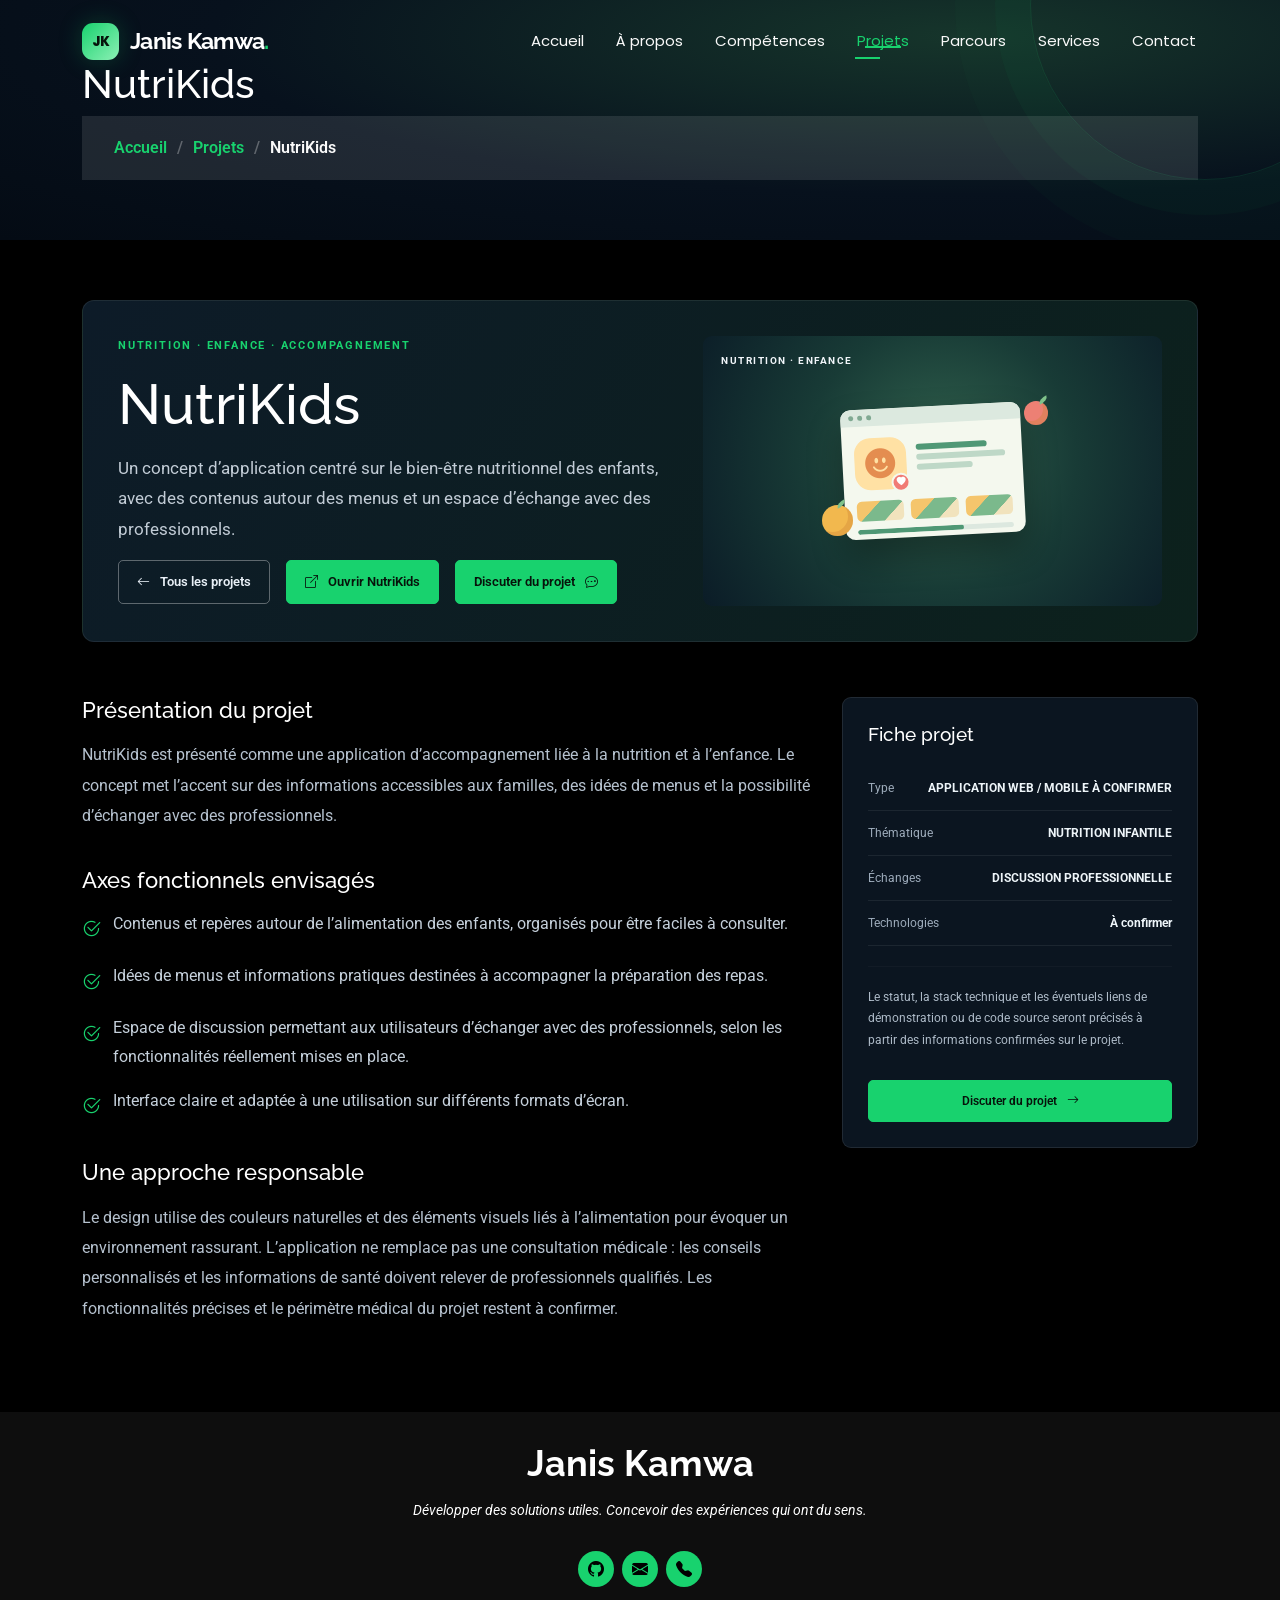
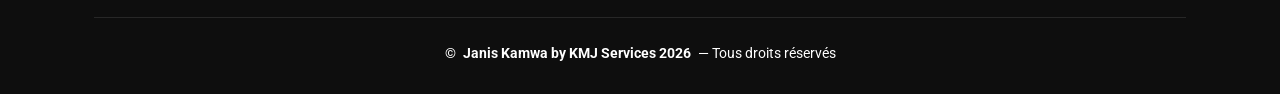
<file: nutrikids.html>
<!DOCTYPE html>
<html lang="fr"><head>
<meta charset="utf-8"><meta content="width=device-width, initial-scale=1.0" name="viewport">
<meta name="theme-color" content="#040b14"><meta name="description" content="Présentation du concept NutriKids, centré sur la nutrition des enfants, les menus et les échanges avec des professionnels.">
<meta name="keywords" content="Janis Kamwa, développeur full stack, développeur web, développeur mobile, UI UX, Cameroun, nutrition infantile, enfants, menus, accompagnement">
<meta property="og:title" content="NutriKids | Janis Kamwa"><meta property="og:description" content="Présentation du concept NutriKids, centré sur la nutrition des enfants, les menus et les échanges avec des professionnels."><meta property="og:type" content="website">
<title>NutriKids | Janis Kamwa</title><link href="assets/img/favicon.png" rel="icon"><link href="assets/img/apple-touch-icon.png" rel="apple-touch-icon">
<link href="https://fonts.googleapis.com" rel="preconnect"><link href="https://fonts.gstatic.com" rel="preconnect" crossorigin>
<link href="https://fonts.googleapis.com/css2?family=Roboto:wght@300;400;500;700&family=Poppins:wght@300;400;500;600;700&family=Raleway:wght@400;500;600;700;800&display=swap" rel="stylesheet">
<link href="assets/vendor/bootstrap/css/bootstrap.min.css" rel="stylesheet"><link href="assets/vendor/bootstrap-icons/bootstrap-icons.css" rel="stylesheet">
<link href="assets/vendor/aos/aos.css" rel="stylesheet"><link href="assets/vendor/swiper/swiper-bundle.min.css" rel="stylesheet"><link href="assets/vendor/glightbox/css/glightbox.min.css" rel="stylesheet">
<link href="assets/css/main.css" rel="stylesheet"><link href="assets/css/janis-custom.css" rel="stylesheet"></head>
<body class="project-detail-page">
<header id="header" class="header d-flex align-items-center fixed-top"><div class="container-fluid container-xl position-relative d-flex align-items-center justify-content-between">
<a href="index.html" class="logo d-flex align-items-center"><span class="jk-logo">JK</span><h1 class="sitename">Janis Kamwa<span class="brand-dot">.</span></h1></a>
<nav id="navmenu" class="navmenu" aria-label="Navigation principale"><ul>
<li><a href="index.html">Accueil</a></li><li><a href="about.html">À propos</a></li><li><a href="skills.html">Compétences</a></li><li><a href="portfolio.html" class="active">Projets</a></li><li><a href="resume.html">Parcours</a></li><li><a href="services.html">Services</a></li><li><a href="contact.html">Contact</a></li>
</ul><i class="mobile-nav-toggle d-xl-none bi bi-list" aria-label="Ouvrir le menu"></i></nav></div></header>
<main><section class="page-title" data-aos="fade-in"><div class="container"><h1>NutriKids</h1><nav class="breadcrumbs"><ol><li><a href="index.html">Accueil</a></li><li><a href="portfolio.html">Projets</a></li><li class="current">NutriKids</li></ol></nav></div></section>

<section class="project-detail section"><div class="container">
<div class="project-detail-hero" data-aos="fade-up"><div><p class="project-eyebrow">NUTRITION · ENFANCE · ACCOMPAGNEMENT</p><h2>NutriKids</h2>
<p class="project-lead">Un concept d’application centré sur le bien-être nutritionnel des enfants, avec des contenus autour des menus et un espace d’échange avec des professionnels.</p>
<div class="project-actions d-flex flex-wrap gap-3"><a href="portfolio.html" class="btn-portfolio btn-portfolio-outline"><i class="bi bi-arrow-left"></i> Tous les projets</a><a href="https://nutrikids-vegan.vercel.app" target="_blank" rel="noopener noreferrer" class="btn-portfolio"><i class="bi bi-box-arrow-up-right"></i> Ouvrir NutriKids</a><a href="contact.html" class="btn-portfolio">Discuter du projet <i class="bi bi-chat-dots"></i></a></div></div>
<div class="project-hero-art nutrition-visual"><span class="visual-label">NUTRITION · ENFANCE</span><div class="nutrition-art" aria-hidden="true"><div class="nutrition-window"><div class="nutrition-topbar"><i></i><i></i><i></i></div><div class="nutrition-content"><div class="kid-avatar"><i class="bi bi-emoji-smile-fill"></i><span class="kid-heart"><i class="bi bi-heart-fill"></i></span></div><div class="nutrition-lines"><b></b><b></b><b></b></div><div class="nutrition-meal"><span></span><span></span><span></span></div><div class="nutrition-progress"><i></i></div></div></div><div class="nutrition-fruit fruit-one"></div><div class="nutrition-fruit fruit-two"></div></div></div></div>
<div class="row gy-5 project-detail-body"><div class="col-lg-8" data-aos="fade-up"><h3>Présentation du projet</h3>
<p>NutriKids est présenté comme une application d’accompagnement liée à la nutrition et à l’enfance. Le concept met l’accent sur des informations accessibles aux familles, des idées de menus et la possibilité d’échanger avec des professionnels.</p>
<h3>Axes fonctionnels envisagés</h3><ul class="feature-list">
<li><i class="bi bi-check2-circle"></i><span>Contenus et repères autour de l’alimentation des enfants, organisés pour être faciles à consulter.</span></li>
<li><i class="bi bi-check2-circle"></i><span>Idées de menus et informations pratiques destinées à accompagner la préparation des repas.</span></li>
<li><i class="bi bi-check2-circle"></i><span>Espace de discussion permettant aux utilisateurs d’échanger avec des professionnels, selon les fonctionnalités réellement mises en place.</span></li>
<li><i class="bi bi-check2-circle"></i><span>Interface claire et adaptée à une utilisation sur différents formats d’écran.</span></li>
</ul><h3>Une approche responsable</h3><p>Le design utilise des couleurs naturelles et des éléments visuels liés à l’alimentation pour évoquer un environnement rassurant. L’application ne remplace pas une consultation médicale : les conseils personnalisés et les informations de santé doivent relever de professionnels qualifiés. Les fonctionnalités précises et le périmètre médical du projet restent à confirmer.</p></div>
<div class="col-lg-4" data-aos="fade-up" data-aos-delay="100"><aside class="project-facts"><h3>Fiche projet</h3>
<div><span>Type</span><strong>APPLICATION WEB / MOBILE À CONFIRMER</strong></div><div><span>Thématique</span><strong>NUTRITION INFANTILE</strong></div><div><span>Échanges</span><strong>DISCUSSION PROFESSIONNELLE</strong></div><div><span>Technologies</span><strong>À confirmer</strong></div><hr><p>Le statut, la stack technique et les éventuels liens de démonstration ou de code source seront précisés à partir des informations confirmées sur le projet.</p><a href="contact.html" class="btn-portfolio">Discuter du projet <i class="bi bi-arrow-right"></i></a></aside></div></div></div></section>

</main>
<footer id="footer" class="footer dark-background"><div class="container"><h3 class="sitename">Janis Kamwa</h3><p>Développer des solutions utiles. Concevoir des expériences qui ont du sens.</p>
<div class="social-links d-flex justify-content-center"><a href="https://github.com/Janel007/" target="_blank" rel="noopener noreferrer" aria-label="GitHub"><i class="bi bi-github"></i></a><a href="mailto:janiskamwa3@gmail.com" aria-label="E-mail"><i class="bi bi-envelope-fill"></i></a><a href="tel:+237693870157" aria-label="Téléphone"><i class="bi bi-telephone-fill"></i></a></div>
<div class="container"><div class="copyright"><span>©</span> <strong class="px-1 sitename">Janis Kamwa by KMJ Services 2026</strong> <span>— Tous droits réservés</span></div></div></div></footer>
<a href="#" id="scroll-top" class="scroll-top d-flex align-items-center justify-content-center" aria-label="Retour en haut"><i class="bi bi-arrow-up-short"></i></a><div id="preloader"></div>
<script src="assets/vendor/bootstrap/js/bootstrap.bundle.min.js"></script><script src="assets/vendor/aos/aos.js"></script><script src="assets/vendor/typed.js/typed.umd.js"></script><script src="assets/vendor/purecounter/purecounter_vanilla.js"></script><script src="assets/vendor/waypoints/noframework.waypoints.js"></script><script src="assets/vendor/swiper/swiper-bundle.min.js"></script><script src="assets/vendor/glightbox/js/glightbox.min.js"></script><script src="assets/vendor/imagesloaded/imagesloaded.pkgd.min.js"></script><script src="assets/vendor/isotope-layout/isotope.pkgd.min.js"></script><script src="assets/js/main.js"></script></body></html>
</file>
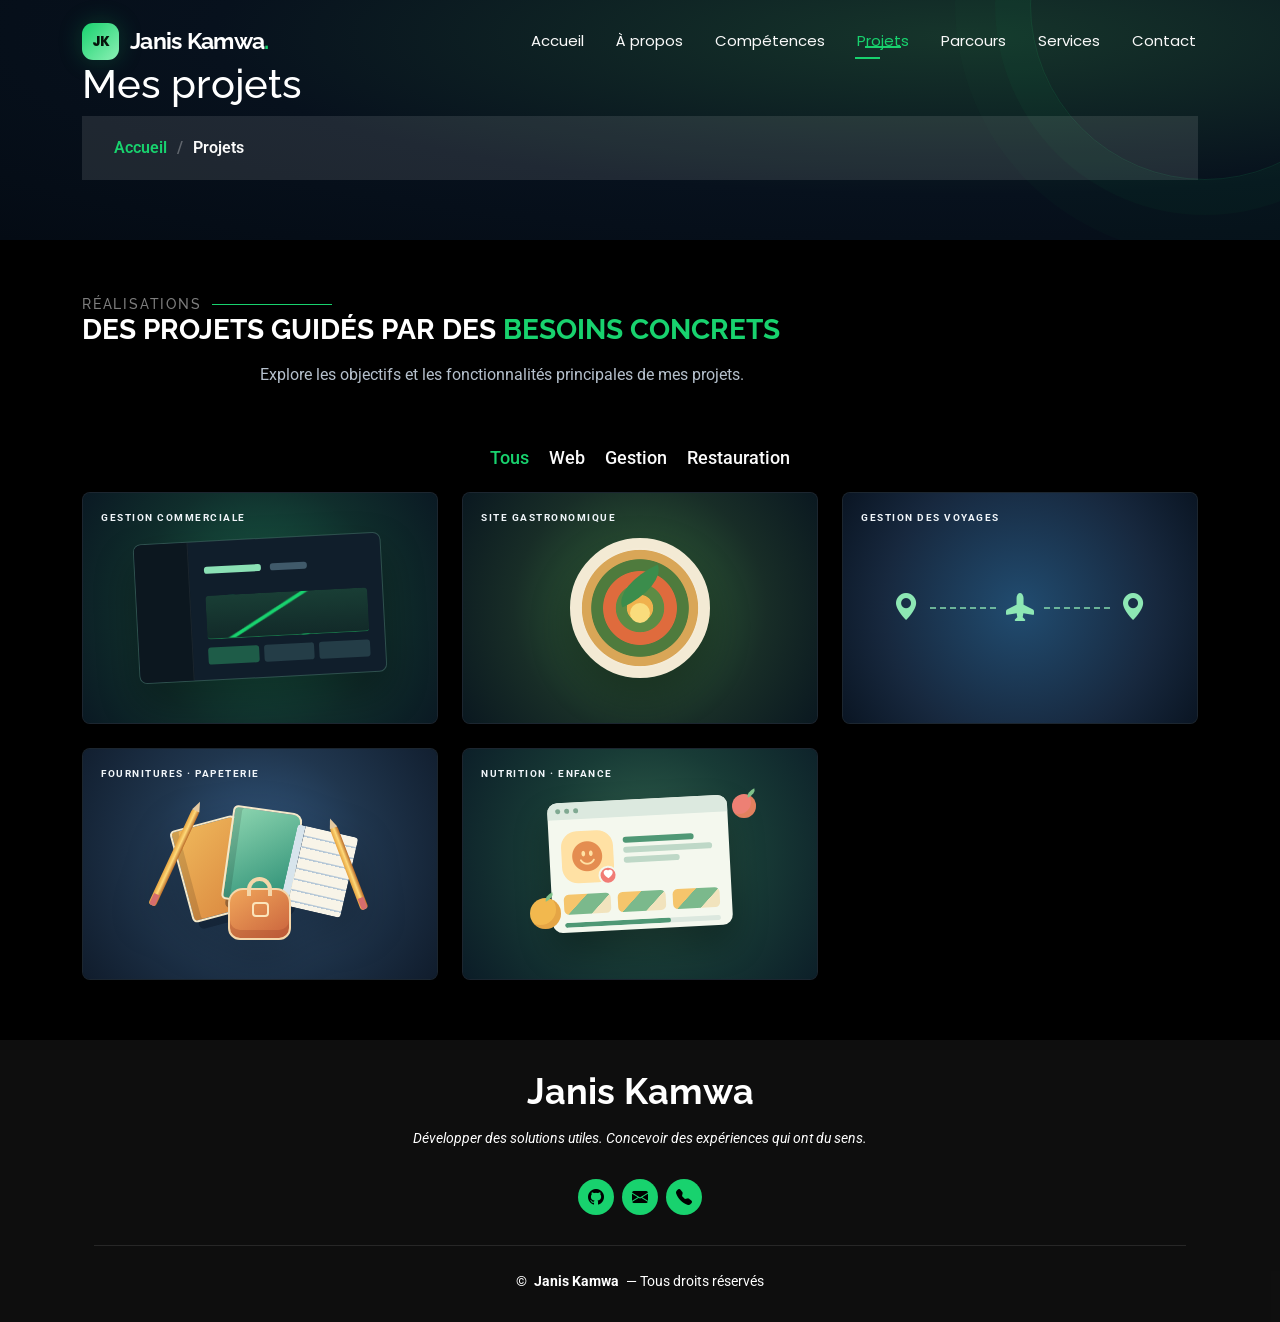
<file: portfolio.html>
<!DOCTYPE html>
<html lang="fr"><head>
<meta charset="utf-8"><meta content="width=device-width, initial-scale=1.0" name="viewport">
<meta name="theme-color" content="#040b14"><meta name="description" content="Découvrez ShopMinder, GreenFood, NexTravel, SchoolMarket et NutriKids, cinq projets conçus par Janis Kamwa.">
<meta name="keywords" content="Janis Kamwa, développeur full stack, développeur web, développeur mobile, React, Laravel, UI UX, Cameroun">
<meta property="og:title" content="Projets | Janis Kamwa"><meta property="og:description" content="Découvrez ShopMinder, GreenFood, NexTravel, SchoolMarket et NutriKids, cinq projets conçus par Janis Kamwa."><meta property="og:type" content="website">
<title>Projets | Janis Kamwa</title><link href="assets/img/favicon.png" rel="icon"><link href="assets/img/apple-touch-icon.png" rel="apple-touch-icon">
<link href="https://fonts.googleapis.com" rel="preconnect"><link href="https://fonts.gstatic.com" rel="preconnect" crossorigin>
<link href="https://fonts.googleapis.com/css2?family=Roboto:wght@300;400;500;700&family=Poppins:wght@300;400;500;600;700&family=Raleway:wght@400;500;600;700;800&display=swap" rel="stylesheet">
<link href="assets/vendor/bootstrap/css/bootstrap.min.css" rel="stylesheet"><link href="assets/vendor/bootstrap-icons/bootstrap-icons.css" rel="stylesheet">
<link href="assets/vendor/aos/aos.css" rel="stylesheet"><link href="assets/vendor/swiper/swiper-bundle.min.css" rel="stylesheet"><link href="assets/vendor/glightbox/css/glightbox.min.css" rel="stylesheet">
<link href="assets/css/main.css" rel="stylesheet"><link href="assets/css/janis-custom.css" rel="stylesheet"></head>
<body class="portfolio-page">
<header id="header" class="header d-flex align-items-center fixed-top"><div class="container-fluid container-xl position-relative d-flex align-items-center justify-content-between">
<a href="index.html" class="logo d-flex align-items-center"><span class="jk-logo">JK</span><h1 class="sitename">Janis Kamwa<span class="brand-dot">.</span></h1></a>
<nav id="navmenu" class="navmenu" aria-label="Navigation principale"><ul>
<li><a href="index.html" >Accueil</a></li><li><a href="about.html" >À propos</a></li><li><a href="skills.html" >Compétences</a></li><li><a href="portfolio.html" class="active">Projets</a></li><li><a href="resume.html" >Parcours</a></li><li><a href="services.html" >Services</a></li><li><a href="contact.html" >Contact</a></li>
</ul><i class="mobile-nav-toggle d-xl-none bi bi-list" aria-label="Ouvrir le menu"></i></nav></div></header>
<main><section class="page-title" data-aos="fade-in"><div class="container"><h1>Mes projets</h1><nav class="breadcrumbs"><ol><li><a href="index.html">Accueil</a></li><li class="current">Projets</li></ol></nav></div></section>
<section class="portfolio section"><div class="container"><div class="section-title" data-aos="fade-up"><h2>Réalisations</h2><div><span>Des projets guidés par des</span> <span class="description-title">besoins concrets</span></div><p>Explore les objectifs et les fonctionnalités principales de mes projets.</p></div>
<div class="isotope-layout" data-default-filter="*" data-layout="masonry" data-sort="original-order"><ul class="portfolio-filters isotope-filters" data-aos="fade-up"><li data-filter="*" class="filter-active">Tous</li><li data-filter=".filter-web">Web</li><li data-filter=".filter-management">Gestion</li><li data-filter=".filter-food">Restauration</li></ul>
<div class="row gy-4 isotope-container" data-aos="fade-up" data-aos-delay="100">
<div class="col-lg-4 col-md-6 portfolio-item isotope-item filter-web filter-management"><div class="portfolio-content h-100"><a href="shopminder.html" class="project-thumb shop-visual"><span class="visual-label">GESTION COMMERCIALE</span><div class="mini-dashboard"><div class="mini-sidebar"></div><div class="mini-main"><i></i><i></i><div class="mini-chart"></div><div class="mini-row"><b></b><b></b><b></b></div></div></div></a><div class="portfolio-info"><h4>ShopMinder</h4><p>Gestion de boutique multi-espaces</p><a href="shopminder.html" title="Détails ShopMinder" class="details-link"><i class="bi bi-arrow-up-right"></i></a></div></div></div>
<div class="col-lg-4 col-md-6 portfolio-item isotope-item filter-web filter-food"><div class="portfolio-content h-100"><a href="greenfood.html" class="project-thumb food-visual"><span class="visual-label">SITE GASTRONOMIQUE</span><div class="food-plate"><div class="food-leaf"></div><div class="food-center"></div></div></a><div class="portfolio-info"><h4>GreenFood</h4><p>Restaurant et commande de repas</p><a href="greenfood.html" title="Détails GreenFood" class="details-link"><i class="bi bi-arrow-up-right"></i></a></div></div></div>
<div class="col-lg-4 col-md-6 portfolio-item isotope-item filter-web filter-management"><div class="portfolio-content h-100"><a href="https://nex-travel-frontend.vercel.app" target="_blank" rel="noopener noreferrer" class="project-thumb travel-visual"><span class="visual-label">GESTION DES VOYAGES</span><div class="travel-route"><span class="route-pin"><i class="bi bi-geo-alt-fill"></i></span><span class="route-dash"></span><span class="route-plane"><i class="bi bi-airplane-fill"></i></span><span class="route-dash"></span><span class="route-pin"><i class="bi bi-geo-alt-fill"></i></span></div></a><div class="portfolio-info"><h4>NexTravel</h4><p>Réservations et espaces dédiés</p><a href="https://nex-travel-frontend.vercel.app" target="_blank" rel="noopener noreferrer" title="Détails NexTravel" class="details-link"><i class="bi bi-arrow-up-right"></i></a></div></div></div>
<div class="col-lg-4 col-md-6 portfolio-item isotope-item filter-web filter-management"><div class="portfolio-content h-100"><a href="https://ebusiness-umber.vercel.app" target="_blank" rel="noopener noreferrer" class="project-thumb school-visual"><span class="visual-label">FOURNITURES · PAPETERIE</span><div class="school-art" aria-hidden="true"><div class="school-book book-one"></div><div class="school-book book-two"></div><div class="school-notebook"></div><div class="school-pencil pencil-one"></div><div class="school-pencil pencil-two"></div><div class="school-bag"><span></span></div></div></a><div class="portfolio-info"><h4>SchoolMarket</h4><p>Boutique de fournitures scolaires</p><a href="https://ebusiness-umber.vercel.app" target="_blank" rel="noopener noreferrer" title="Ouvrir SchoolMarket" class="details-link"><i class="bi bi-arrow-up-right"></i></a></div></div></div>
<div class="col-lg-4 col-md-6 portfolio-item isotope-item filter-web filter-food"><div class="portfolio-content h-100"><a href="https://nutrikids-vegan.vercel.app" target="_blank" rel="noopener noreferrer" class="project-thumb nutrition-visual"><span class="visual-label">NUTRITION · ENFANCE</span><div class="nutrition-art" aria-hidden="true"><div class="nutrition-window"><div class="nutrition-topbar"><i></i><i></i><i></i></div><div class="nutrition-content"><div class="kid-avatar"><i class="bi bi-emoji-smile-fill"></i><span class="kid-heart"><i class="bi bi-heart-fill"></i></span></div><div class="nutrition-lines"><b></b><b></b><b></b></div><div class="nutrition-meal"><span></span><span></span><span></span></div><div class="nutrition-progress"><i></i></div></div></div><div class="nutrition-fruit fruit-one"></div><div class="nutrition-fruit fruit-two"></div></div></a><div class="portfolio-info"><h4>NutriKids</h4><p>Nutrition et accompagnement des enfants</p><a href="https://nutrikids-vegan.vercel.app" target="_blank" rel="noopener noreferrer" title="Ouvrir NutriKids" class="details-link"><i class="bi bi-arrow-up-right"></i></a></div></div></div>
</div></div></div></section></main>
<footer id="footer" class="footer dark-background"><div class="container"><h3 class="sitename">Janis Kamwa</h3><p>Développer des solutions utiles. Concevoir des expériences qui ont du sens.</p>
<div class="social-links d-flex justify-content-center"><a href="https://github.com/Janel007/" target="_blank" rel="noopener noreferrer" aria-label="GitHub"><i class="bi bi-github"></i></a><a href="mailto:janiskamwa3@gmail.com" aria-label="E-mail"><i class="bi bi-envelope-fill"></i></a><a href="tel:+237693870157" aria-label="Téléphone"><i class="bi bi-telephone-fill"></i></a></div>
<div class="container"><div class="copyright"><span>©</span> <strong class="px-1 sitename">Janis Kamwa</strong> <span>— Tous droits réservés</span></div></div></div></footer>
<a href="#" id="scroll-top" class="scroll-top d-flex align-items-center justify-content-center" aria-label="Retour en haut"><i class="bi bi-arrow-up-short"></i></a><div id="preloader"></div>
<script src="assets/vendor/bootstrap/js/bootstrap.bundle.min.js"></script><script src="assets/vendor/aos/aos.js"></script><script src="assets/vendor/typed.js/typed.umd.js"></script><script src="assets/vendor/purecounter/purecounter_vanilla.js"></script><script src="assets/vendor/waypoints/noframework.waypoints.js"></script><script src="assets/vendor/swiper/swiper-bundle.min.js"></script><script src="assets/vendor/glightbox/js/glightbox.min.js"></script><script src="assets/vendor/imagesloaded/imagesloaded.pkgd.min.js"></script><script src="assets/vendor/isotope-layout/isotope.pkgd.min.js"></script><script src="assets/js/main.js"></script></body></html>
</file>
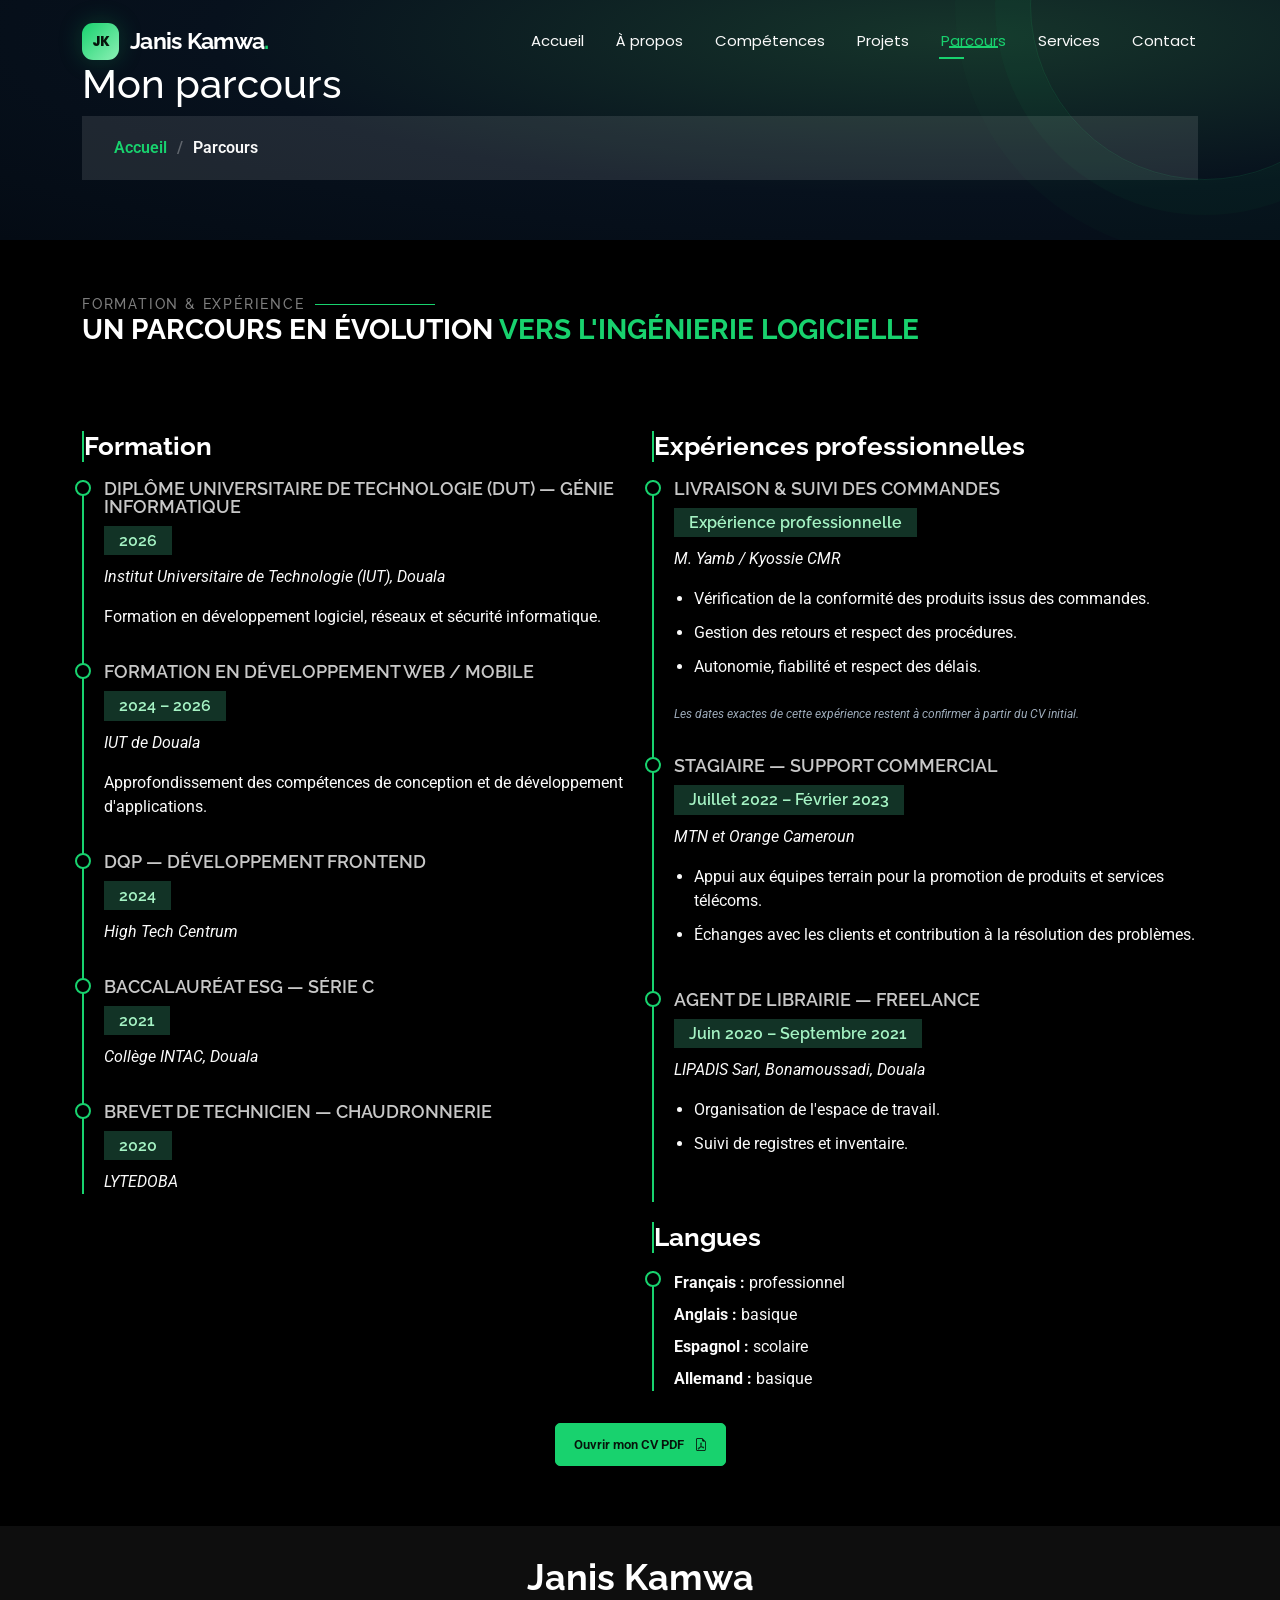
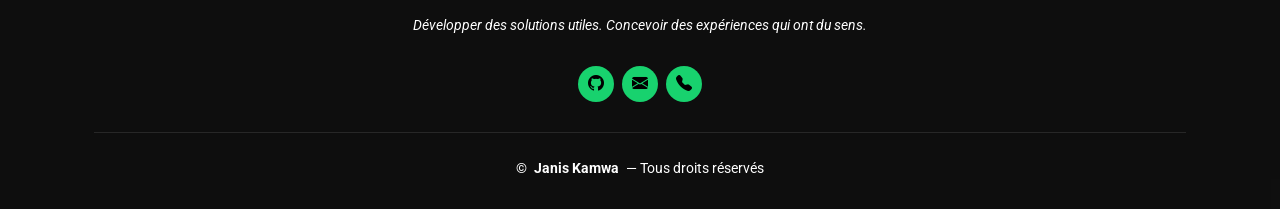
<file: resume.html>
<!DOCTYPE html>
<html lang="fr"><head>
<meta charset="utf-8"><meta content="width=device-width, initial-scale=1.0" name="viewport">
<meta name="theme-color" content="#040b14"><meta name="description" content="Formation, DUT Génie Informatique obtenu en 2026 et expériences professionnelles de Janis Kamwa.">
<meta name="keywords" content="Janis Kamwa, développeur full stack, développeur web, développeur mobile, React, Laravel, UI UX, Cameroun">
<meta property="og:title" content="Parcours | Janis Kamwa"><meta property="og:description" content="Formation, DUT Génie Informatique obtenu en 2026 et expériences professionnelles de Janis Kamwa."><meta property="og:type" content="website">
<title>Parcours | Janis Kamwa</title><link href="assets/img/favicon.png" rel="icon"><link href="assets/img/apple-touch-icon.png" rel="apple-touch-icon">
<link href="https://fonts.googleapis.com" rel="preconnect"><link href="https://fonts.gstatic.com" rel="preconnect" crossorigin>
<link href="https://fonts.googleapis.com/css2?family=Roboto:wght@300;400;500;700&family=Poppins:wght@300;400;500;600;700&family=Raleway:wght@400;500;600;700;800&display=swap" rel="stylesheet">
<link href="assets/vendor/bootstrap/css/bootstrap.min.css" rel="stylesheet"><link href="assets/vendor/bootstrap-icons/bootstrap-icons.css" rel="stylesheet">
<link href="assets/vendor/aos/aos.css" rel="stylesheet"><link href="assets/vendor/swiper/swiper-bundle.min.css" rel="stylesheet"><link href="assets/vendor/glightbox/css/glightbox.min.css" rel="stylesheet">
<link href="assets/css/main.css" rel="stylesheet"><link href="assets/css/janis-custom.css" rel="stylesheet"></head>
<body class="resume-page">
<header id="header" class="header d-flex align-items-center fixed-top"><div class="container-fluid container-xl position-relative d-flex align-items-center justify-content-between">
<a href="index.html" class="logo d-flex align-items-center"><span class="jk-logo">JK</span><h1 class="sitename">Janis Kamwa<span class="brand-dot">.</span></h1></a>
<nav id="navmenu" class="navmenu" aria-label="Navigation principale"><ul>
<li><a href="index.html" >Accueil</a></li><li><a href="about.html" >À propos</a></li><li><a href="skills.html" >Compétences</a></li><li><a href="portfolio.html" >Projets</a></li><li><a href="resume.html" class="active">Parcours</a></li><li><a href="services.html" >Services</a></li><li><a href="contact.html" >Contact</a></li>
</ul><i class="mobile-nav-toggle d-xl-none bi bi-list" aria-label="Ouvrir le menu"></i></nav></div></header>
<main><section class="page-title" data-aos="fade-in"><div class="container"><h1>Mon parcours</h1><nav class="breadcrumbs"><ol><li><a href="index.html">Accueil</a></li><li class="current">Parcours</li></ol></nav></div></section>
<section class="resume section"><div class="container"><div class="section-title" data-aos="fade-up"><h2>Formation & expérience</h2><div><span>Un parcours en évolution</span> <span class="description-title">vers l'ingénierie logicielle</span></div></div><div class="row">
<div class="col-lg-6" data-aos="fade-up" data-aos-delay="100"><h3 class="resume-title">Formation</h3>
<div class="resume-item"><h4>Diplôme Universitaire de Technologie (DUT) — Génie Informatique</h4><h5>2026</h5><p><em>Institut Universitaire de Technologie (IUT), Douala</em></p><p>Formation en développement logiciel, réseaux et sécurité informatique.</p></div>
<div class="resume-item"><h4>Formation en développement Web / Mobile</h4><h5>2024 – 2026</h5><p><em>IUT de Douala</em></p><p>Approfondissement des compétences de conception et de développement d'applications.</p></div>
<div class="resume-item"><h4>DQP — Développement Frontend</h4><h5>2024</h5><p><em>High Tech Centrum</em></p></div><div class="resume-item"><h4>Baccalauréat ESG — Série C</h4><h5>2021</h5><p><em>Collège INTAC, Douala</em></p></div><div class="resume-item"><h4>Brevet de Technicien — Chaudronnerie</h4><h5>2020</h5><p><em>LYTEDOBA</em></p></div></div>
<div class="col-lg-6" data-aos="fade-up" data-aos-delay="200"><h3 class="resume-title">Expériences professionnelles</h3>
<div class="resume-item"><h4>Livraison & suivi des commandes</h4><h5>Expérience professionnelle</h5><p><em>M. Yamb / Kyossie CMR</em></p><ul><li>Vérification de la conformité des produits issus des commandes.</li><li>Gestion des retours et respect des procédures.</li><li>Autonomie, fiabilité et respect des délais.</li></ul><p class="resume-note">Les dates exactes de cette expérience restent à confirmer à partir du CV initial.</p></div>
<div class="resume-item"><h4>Stagiaire — Support commercial</h4><h5>Juillet 2022 – Février 2023</h5><p><em>MTN et Orange Cameroun</em></p><ul><li>Appui aux équipes terrain pour la promotion de produits et services télécoms.</li><li>Échanges avec les clients et contribution à la résolution des problèmes.</li></ul></div>
<div class="resume-item"><h4>Agent de librairie — Freelance</h4><h5>Juin 2020 – Septembre 2021</h5><p><em>LIPADIS Sarl, Bonamoussadi, Douala</em></p><ul><li>Organisation de l'espace de travail.</li><li>Suivi de registres et inventaire.</li></ul></div>
<h3 class="resume-title">Langues</h3><div class="resume-item language-resume"><p><strong>Français :</strong> professionnel</p><p><strong>Anglais :</strong> basique</p><p><strong>Espagnol :</strong> scolaire</p><p><strong>Allemand :</strong> basique</p></div></div></div>
<div class="text-center mt-4" data-aos="fade-up"><a href="documents/CV-Janis-Kamwa.pdf" class="btn-portfolio" target="_blank" rel="noopener">Ouvrir mon CV PDF <i class="bi bi-file-earmark-pdf"></i></a></div></div></section></main>
<footer id="footer" class="footer dark-background"><div class="container"><h3 class="sitename">Janis Kamwa</h3><p>Développer des solutions utiles. Concevoir des expériences qui ont du sens.</p>
<div class="social-links d-flex justify-content-center"><a href="https://github.com/Janel007/" target="_blank" rel="noopener noreferrer" aria-label="GitHub"><i class="bi bi-github"></i></a><a href="mailto:janiskamwa3@gmail.com" aria-label="E-mail"><i class="bi bi-envelope-fill"></i></a><a href="tel:+237693870157" aria-label="Téléphone"><i class="bi bi-telephone-fill"></i></a></div>
<div class="container"><div class="copyright"><span>©</span> <strong class="px-1 sitename">Janis Kamwa</strong> <span>— Tous droits réservés</span></div></div></div></footer>
<a href="#" id="scroll-top" class="scroll-top d-flex align-items-center justify-content-center" aria-label="Retour en haut"><i class="bi bi-arrow-up-short"></i></a><div id="preloader"></div>
<script src="assets/vendor/bootstrap/js/bootstrap.bundle.min.js"></script><script src="assets/vendor/aos/aos.js"></script><script src="assets/vendor/typed.js/typed.umd.js"></script><script src="assets/vendor/purecounter/purecounter_vanilla.js"></script><script src="assets/vendor/waypoints/noframework.waypoints.js"></script><script src="assets/vendor/swiper/swiper-bundle.min.js"></script><script src="assets/vendor/glightbox/js/glightbox.min.js"></script><script src="assets/vendor/imagesloaded/imagesloaded.pkgd.min.js"></script><script src="assets/vendor/isotope-layout/isotope.pkgd.min.js"></script><script src="assets/js/main.js"></script></body></html>
</file>
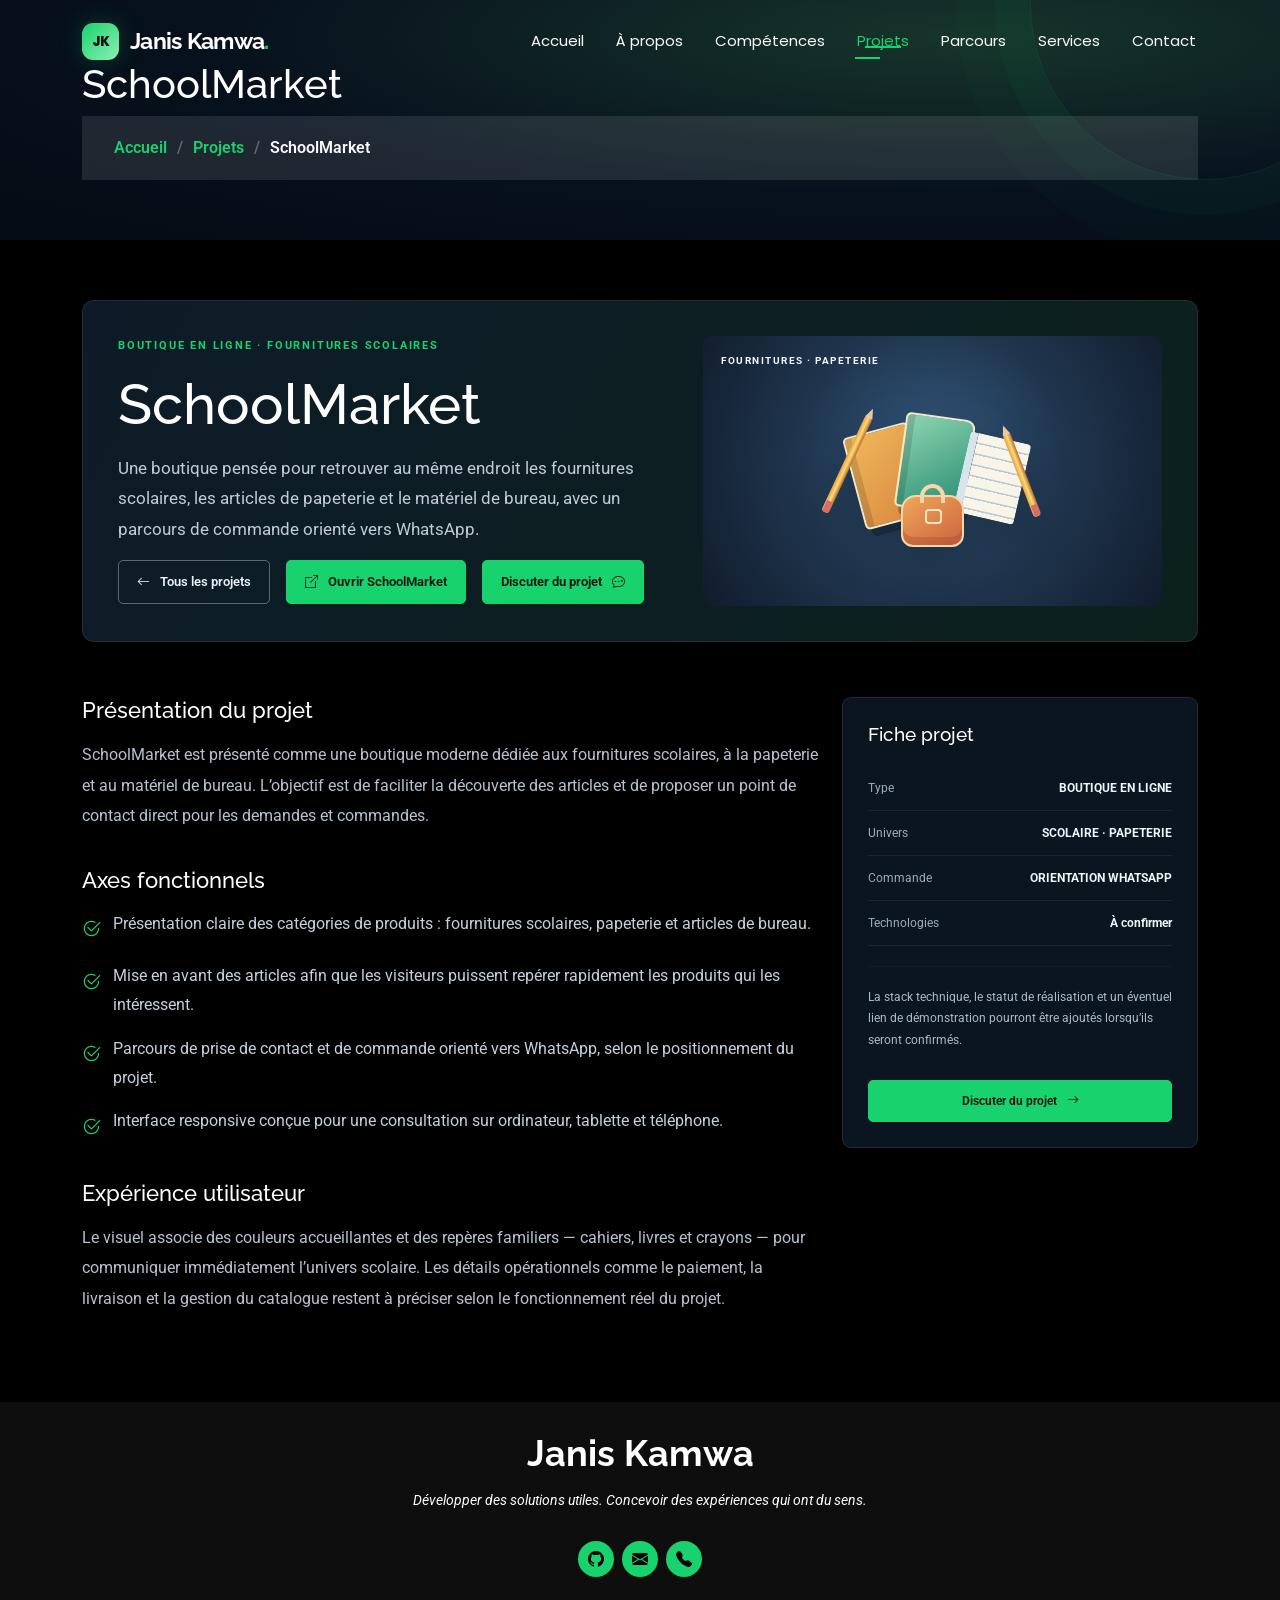
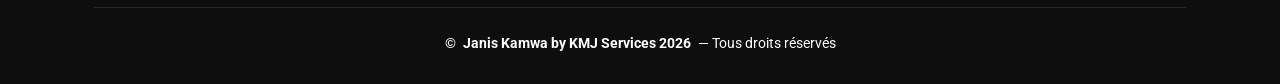
<file: schoolmarket.html>
<!DOCTYPE html>
<html lang="fr"><head>
<meta charset="utf-8"><meta content="width=device-width, initial-scale=1.0" name="viewport">
<meta name="theme-color" content="#040b14"><meta name="description" content="Présentation du projet SchoolMarket, boutique dédiée aux fournitures scolaires, à la papeterie et au matériel de bureau.">
<meta name="keywords" content="Janis Kamwa, développeur full stack, développeur web, développeur mobile, UI UX, Cameroun, boutique scolaire, fournitures scolaires, papeterie, WhatsApp">
<meta property="og:title" content="SchoolMarket | Janis Kamwa"><meta property="og:description" content="Présentation du projet SchoolMarket, boutique dédiée aux fournitures scolaires, à la papeterie et au matériel de bureau."><meta property="og:type" content="website">
<title>SchoolMarket | Janis Kamwa</title><link href="assets/img/favicon.png" rel="icon"><link href="assets/img/apple-touch-icon.png" rel="apple-touch-icon">
<link href="https://fonts.googleapis.com" rel="preconnect"><link href="https://fonts.gstatic.com" rel="preconnect" crossorigin>
<link href="https://fonts.googleapis.com/css2?family=Roboto:wght@300;400;500;700&family=Poppins:wght@300;400;500;600;700&family=Raleway:wght@400;500;600;700;800&display=swap" rel="stylesheet">
<link href="assets/vendor/bootstrap/css/bootstrap.min.css" rel="stylesheet"><link href="assets/vendor/bootstrap-icons/bootstrap-icons.css" rel="stylesheet">
<link href="assets/vendor/aos/aos.css" rel="stylesheet"><link href="assets/vendor/swiper/swiper-bundle.min.css" rel="stylesheet"><link href="assets/vendor/glightbox/css/glightbox.min.css" rel="stylesheet">
<link href="assets/css/main.css" rel="stylesheet"><link href="assets/css/janis-custom.css" rel="stylesheet"></head>
<body class="project-detail-page">
<header id="header" class="header d-flex align-items-center fixed-top"><div class="container-fluid container-xl position-relative d-flex align-items-center justify-content-between">
<a href="index.html" class="logo d-flex align-items-center"><span class="jk-logo">JK</span><h1 class="sitename">Janis Kamwa<span class="brand-dot">.</span></h1></a>
<nav id="navmenu" class="navmenu" aria-label="Navigation principale"><ul>
<li><a href="index.html">Accueil</a></li><li><a href="about.html">À propos</a></li><li><a href="skills.html">Compétences</a></li><li><a href="portfolio.html" class="active">Projets</a></li><li><a href="resume.html">Parcours</a></li><li><a href="services.html">Services</a></li><li><a href="contact.html">Contact</a></li>
</ul><i class="mobile-nav-toggle d-xl-none bi bi-list" aria-label="Ouvrir le menu"></i></nav></div></header>
<main><section class="page-title" data-aos="fade-in"><div class="container"><h1>SchoolMarket</h1><nav class="breadcrumbs"><ol><li><a href="index.html">Accueil</a></li><li><a href="portfolio.html">Projets</a></li><li class="current">SchoolMarket</li></ol></nav></div></section>

<section class="project-detail section"><div class="container">
<div class="project-detail-hero" data-aos="fade-up"><div><p class="project-eyebrow">BOUTIQUE EN LIGNE · FOURNITURES SCOLAIRES</p><h2>SchoolMarket</h2>
<p class="project-lead">Une boutique pensée pour retrouver au même endroit les fournitures scolaires, les articles de papeterie et le matériel de bureau, avec un parcours de commande orienté vers WhatsApp.</p>
<div class="project-actions d-flex flex-wrap gap-3"><a href="portfolio.html" class="btn-portfolio btn-portfolio-outline"><i class="bi bi-arrow-left"></i> Tous les projets</a><a href="https://esbusiness-umber.vercel.app" target="_blank" rel="noopener noreferrer" class="btn-portfolio"><i class="bi bi-box-arrow-up-right"></i> Ouvrir SchoolMarket</a><a href="contact.html" class="btn-portfolio">Discuter du projet <i class="bi bi-chat-dots"></i></a></div></div>
<div class="project-hero-art school-visual"><span class="visual-label">FOURNITURES · PAPETERIE</span><div class="school-art" aria-hidden="true"><div class="school-book book-one"></div><div class="school-book book-two"></div><div class="school-notebook"></div><div class="school-pencil pencil-one"></div><div class="school-pencil pencil-two"></div><div class="school-bag"><span></span></div></div></div></div>
<div class="row gy-5 project-detail-body"><div class="col-lg-8" data-aos="fade-up"><h3>Présentation du projet</h3>
<p>SchoolMarket est présenté comme une boutique moderne dédiée aux fournitures scolaires, à la papeterie et au matériel de bureau. L’objectif est de faciliter la découverte des articles et de proposer un point de contact direct pour les demandes et commandes.</p>
<h3>Axes fonctionnels</h3><ul class="feature-list">
<li><i class="bi bi-check2-circle"></i><span>Présentation claire des catégories de produits : fournitures scolaires, papeterie et articles de bureau.</span></li>
<li><i class="bi bi-check2-circle"></i><span>Mise en avant des articles afin que les visiteurs puissent repérer rapidement les produits qui les intéressent.</span></li>
<li><i class="bi bi-check2-circle"></i><span>Parcours de prise de contact et de commande orienté vers WhatsApp, selon le positionnement du projet.</span></li>
<li><i class="bi bi-check2-circle"></i><span>Interface responsive conçue pour une consultation sur ordinateur, tablette et téléphone.</span></li>
</ul><h3>Expérience utilisateur</h3><p>Le visuel associe des couleurs accueillantes et des repères familiers — cahiers, livres et crayons — pour communiquer immédiatement l’univers scolaire. Les détails opérationnels comme le paiement, la livraison et la gestion du catalogue restent à préciser selon le fonctionnement réel du projet.</p></div>
<div class="col-lg-4" data-aos="fade-up" data-aos-delay="100"><aside class="project-facts"><h3>Fiche projet</h3>
<div><span>Type</span><strong>BOUTIQUE EN LIGNE</strong></div><div><span>Univers</span><strong>SCOLAIRE · PAPETERIE</strong></div><div><span>Commande</span><strong>ORIENTATION WHATSAPP</strong></div><div><span>Technologies</span><strong>À confirmer</strong></div><hr><p>La stack technique, le statut de réalisation et un éventuel lien de démonstration pourront être ajoutés lorsqu’ils seront confirmés.</p><a href="contact.html" class="btn-portfolio">Discuter du projet <i class="bi bi-arrow-right"></i></a></aside></div></div></div></section>

</main>
<footer id="footer" class="footer dark-background"><div class="container"><h3 class="sitename">Janis Kamwa</h3><p>Développer des solutions utiles. Concevoir des expériences qui ont du sens.</p>
<div class="social-links d-flex justify-content-center"><a href="https://github.com/Janel007/" target="_blank" rel="noopener noreferrer" aria-label="GitHub"><i class="bi bi-github"></i></a><a href="mailto:janiskamwa3@gmail.com" aria-label="E-mail"><i class="bi bi-envelope-fill"></i></a><a href="tel:+237693870157" aria-label="Téléphone"><i class="bi bi-telephone-fill"></i></a></div>
<div class="container"><div class="copyright"><span>©</span> <strong class="px-1 sitename">Janis Kamwa by KMJ Services 2026</strong> <span>— Tous droits réservés</span></div></div></div></footer>
<a href="#" id="scroll-top" class="scroll-top d-flex align-items-center justify-content-center" aria-label="Retour en haut"><i class="bi bi-arrow-up-short"></i></a><div id="preloader"></div>
<script src="assets/vendor/bootstrap/js/bootstrap.bundle.min.js"></script><script src="assets/vendor/aos/aos.js"></script><script src="assets/vendor/typed.js/typed.umd.js"></script><script src="assets/vendor/purecounter/purecounter_vanilla.js"></script><script src="assets/vendor/waypoints/noframework.waypoints.js"></script><script src="assets/vendor/swiper/swiper-bundle.min.js"></script><script src="assets/vendor/glightbox/js/glightbox.min.js"></script><script src="assets/vendor/imagesloaded/imagesloaded.pkgd.min.js"></script><script src="assets/vendor/isotope-layout/isotope.pkgd.min.js"></script><script src="assets/js/main.js"></script></body></html>
</file>
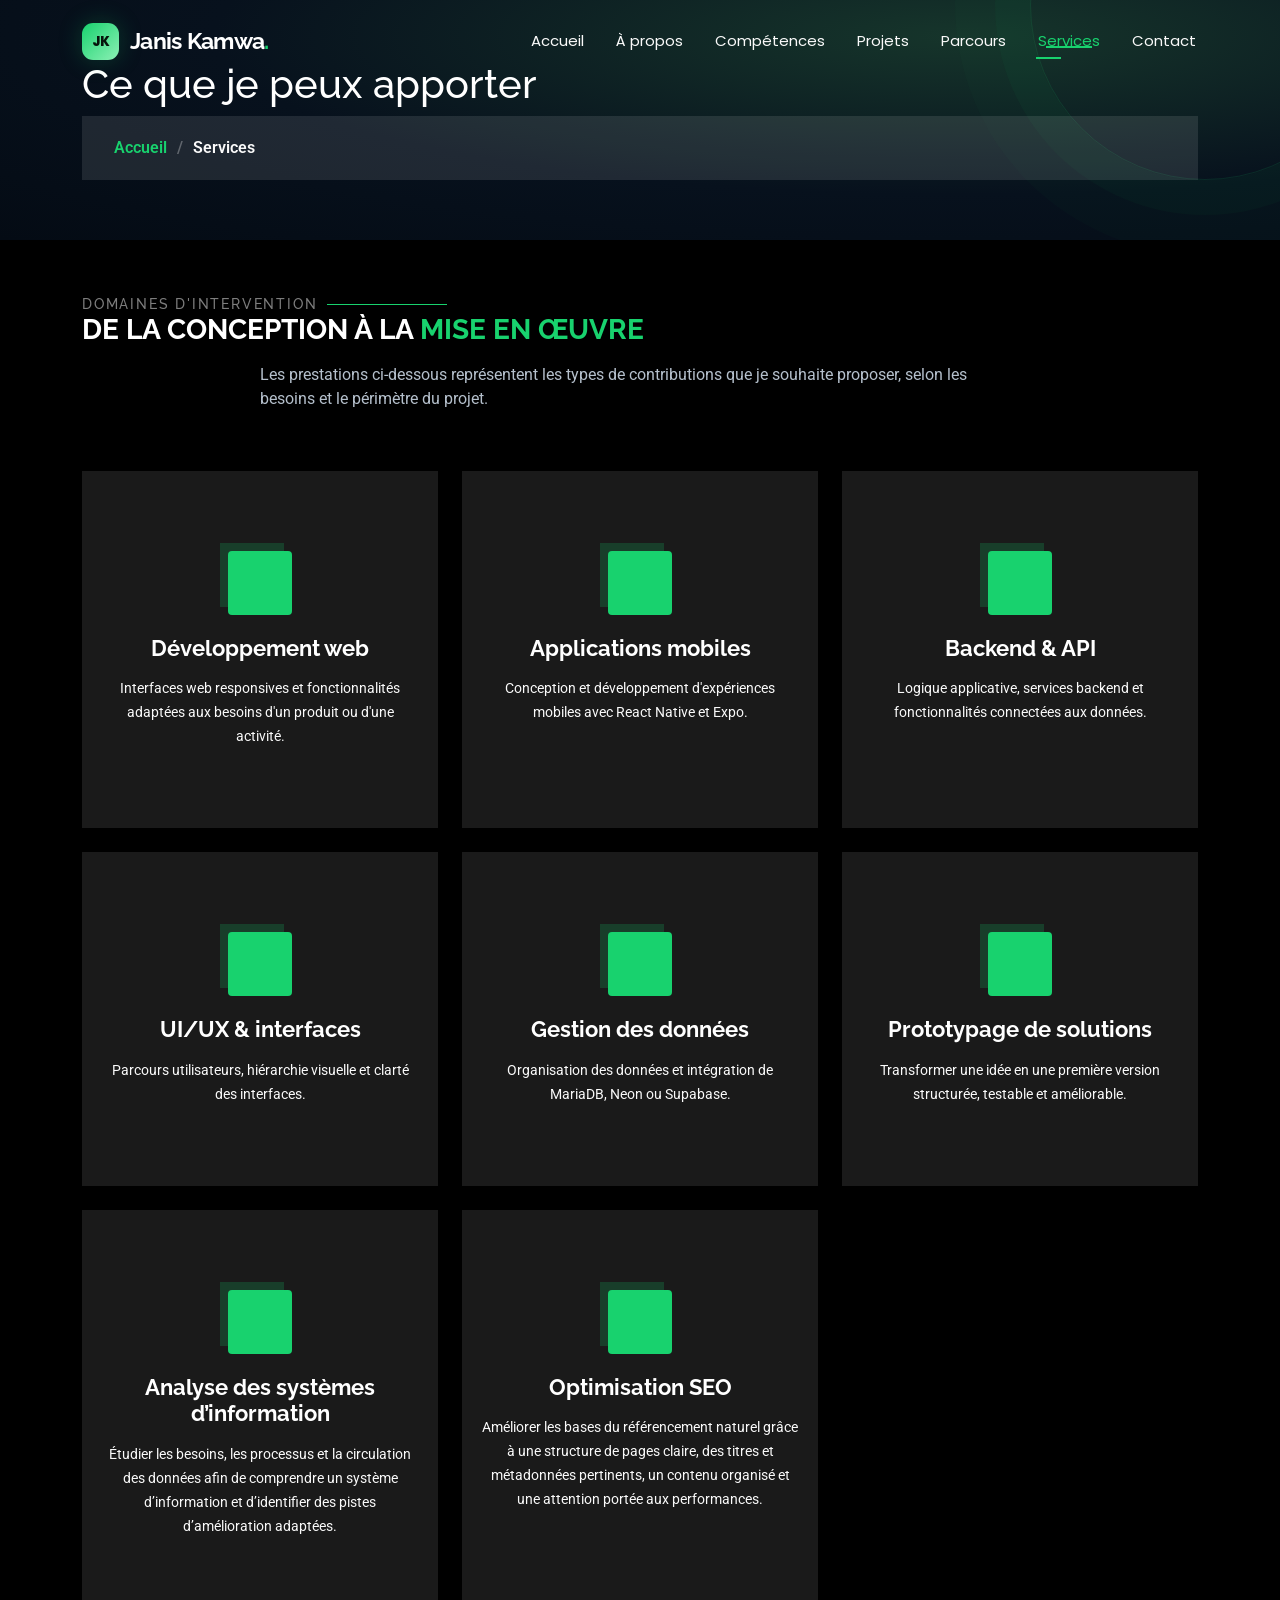
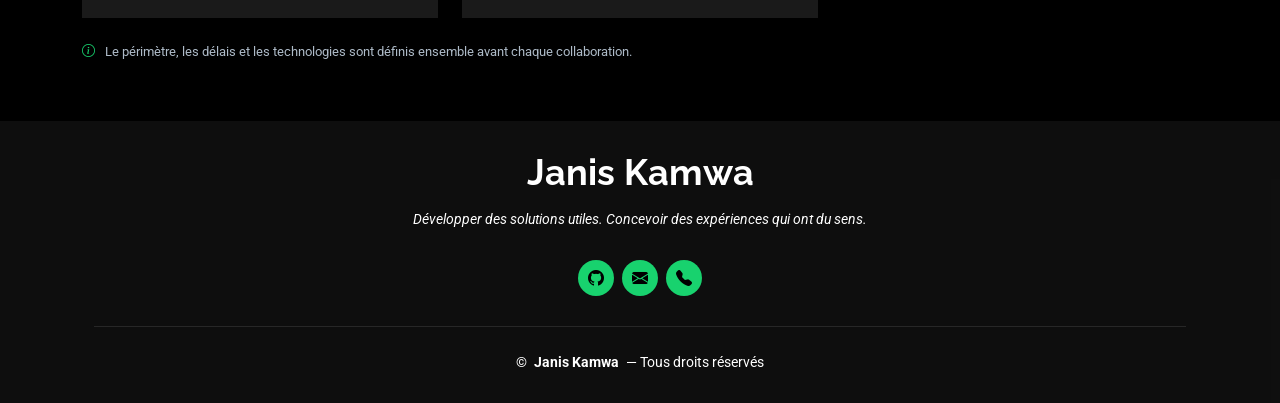
<file: services.html>
<!DOCTYPE html>
<html lang="fr"><head>
<meta charset="utf-8"><meta content="width=device-width, initial-scale=1.0" name="viewport">
<meta name="theme-color" content="#040b14"><meta name="description" content="Domaines d'intervention de Janis Kamwa : développement web, mobile, backend, UI/UX et données.">
<meta name="keywords" content="Janis Kamwa, développeur full stack, développeur web, développeur mobile, React, Laravel, UI UX, Cameroun">
<meta property="og:title" content="Services | Janis Kamwa"><meta property="og:description" content="Domaines d'intervention de Janis Kamwa : développement web, mobile, backend, UI/UX et données."><meta property="og:type" content="website">
<title>Services | Janis Kamwa</title><link href="assets/img/favicon.png" rel="icon"><link href="assets/img/apple-touch-icon.png" rel="apple-touch-icon">
<link href="https://fonts.googleapis.com" rel="preconnect"><link href="https://fonts.gstatic.com" rel="preconnect" crossorigin>
<link href="https://fonts.googleapis.com/css2?family=Roboto:wght@300;400;500;700&family=Poppins:wght@300;400;500;600;700&family=Raleway:wght@400;500;600;700;800&display=swap" rel="stylesheet">
<link href="assets/vendor/bootstrap/css/bootstrap.min.css" rel="stylesheet"><link href="assets/vendor/bootstrap-icons/bootstrap-icons.css" rel="stylesheet">
<link href="assets/vendor/aos/aos.css" rel="stylesheet"><link href="assets/vendor/swiper/swiper-bundle.min.css" rel="stylesheet"><link href="assets/vendor/glightbox/css/glightbox.min.css" rel="stylesheet">
<link href="assets/css/main.css" rel="stylesheet"><link href="assets/css/janis-custom.css" rel="stylesheet"></head>
<body class="services-page">
<header id="header" class="header d-flex align-items-center fixed-top"><div class="container-fluid container-xl position-relative d-flex align-items-center justify-content-between">
<a href="index.html" class="logo d-flex align-items-center"><span class="jk-logo">JK</span><h1 class="sitename">Janis Kamwa<span class="brand-dot">.</span></h1></a>
<nav id="navmenu" class="navmenu" aria-label="Navigation principale"><ul>
<li><a href="index.html" >Accueil</a></li><li><a href="about.html" >À propos</a></li><li><a href="skills.html" >Compétences</a></li><li><a href="portfolio.html" >Projets</a></li><li><a href="resume.html" >Parcours</a></li><li><a href="services.html" class="active">Services</a></li><li><a href="contact.html" >Contact</a></li>
</ul><i class="mobile-nav-toggle d-xl-none bi bi-list" aria-label="Ouvrir le menu"></i></nav></div></header>
<main><section class="page-title" data-aos="fade-in"><div class="container"><h1>Ce que je peux apporter</h1><nav class="breadcrumbs"><ol><li><a href="index.html">Accueil</a></li><li class="current">Services</li></ol></nav></div></section>
<section class="services section"><div class="container"><div class="section-title" data-aos="fade-up"><h2>Domaines d'intervention</h2><div><span>De la conception à la</span> <span class="description-title">mise en œuvre</span></div><p>Les prestations ci-dessous représentent les types de contributions que je souhaite proposer, selon les besoins et le périmètre du projet.</p></div><div class="row gy-4">
<div class="col-lg-4 col-md-6" data-aos="fade-up" data-aos-delay="100"><div class="service-item item-cyan position-relative"><div class="icon"><i class="bi bi-window-stack"></i></div><h3>Développement web</h3><p>Interfaces web responsives et fonctionnalités adaptées aux besoins d'un produit ou d'une activité.</p></div></div>
<div class="col-lg-4 col-md-6" data-aos="fade-up" data-aos-delay="200"><div class="service-item item-orange position-relative"><div class="icon"><i class="bi bi-phone"></i></div><h3>Applications mobiles</h3><p>Conception et développement d'expériences mobiles avec React Native et Expo.</p></div></div>
<div class="col-lg-4 col-md-6" data-aos="fade-up" data-aos-delay="300"><div class="service-item item-teal position-relative"><div class="icon"><i class="bi bi-hdd-network"></i></div><h3>Backend & API</h3><p>Logique applicative, services backend et fonctionnalités connectées aux données.</p></div></div>
<div class="col-lg-4 col-md-6" data-aos="fade-up" data-aos-delay="100"><div class="service-item item-red position-relative"><div class="icon"><i class="bi bi-palette"></i></div><h3>UI/UX & interfaces</h3><p>Parcours utilisateurs, hiérarchie visuelle et clarté des interfaces.</p></div></div>
<div class="col-lg-4 col-md-6" data-aos="fade-up" data-aos-delay="200"><div class="service-item item-indigo position-relative"><div class="icon"><i class="bi bi-database"></i></div><h3>Gestion des données</h3><p>Organisation des données et intégration de MariaDB, Neon ou Supabase.</p></div></div>
<div class="col-lg-4 col-md-6" data-aos="fade-up" data-aos-delay="300"><div class="service-item item-pink position-relative"><div class="icon"><i class="bi bi-lightbulb"></i></div><h3>Prototypage de solutions</h3><p>Transformer une idée en une première version structurée, testable et améliorable.</p></div></div>
<div class="col-lg-4 col-md-6" data-aos="fade-up" data-aos-delay="100"><div class="service-item item-cyan position-relative"><div class="icon"><i class="bi bi-diagram-3"></i></div><h3>Analyse des systèmes d’information</h3><p>Étudier les besoins, les processus et la circulation des données afin de comprendre un système d’information et d’identifier des pistes d’amélioration adaptées.</p></div></div>
<div class="col-lg-4 col-md-6" data-aos="fade-up" data-aos-delay="200"><div class="service-item item-indigo position-relative"><div class="icon"><i class="bi bi-search"></i></div><h3>Optimisation SEO</h3><p>Améliorer les bases du référencement naturel grâce à une structure de pages claire, des titres et métadonnées pertinents, un contenu organisé et une attention portée aux performances.</p></div></div>
</div><div class="service-note" data-aos="fade-up"><i class="bi bi-info-circle"></i> Le périmètre, les délais et les technologies sont définis ensemble avant chaque collaboration.</div></div></section></main>
<footer id="footer" class="footer dark-background"><div class="container"><h3 class="sitename">Janis Kamwa</h3><p>Développer des solutions utiles. Concevoir des expériences qui ont du sens.</p>
<div class="social-links d-flex justify-content-center"><a href="https://github.com/Janel007/" target="_blank" rel="noopener noreferrer" aria-label="GitHub"><i class="bi bi-github"></i></a><a href="mailto:janiskamwa3@gmail.com" aria-label="E-mail"><i class="bi bi-envelope-fill"></i></a><a href="tel:+237693870157" aria-label="Téléphone"><i class="bi bi-telephone-fill"></i></a></div>
<div class="container"><div class="copyright"><span>©</span> <strong class="px-1 sitename">Janis Kamwa</strong> <span>— Tous droits réservés</span></div></div></div></footer>
<a href="#" id="scroll-top" class="scroll-top d-flex align-items-center justify-content-center" aria-label="Retour en haut"><i class="bi bi-arrow-up-short"></i></a><div id="preloader"></div>
<script src="assets/vendor/bootstrap/js/bootstrap.bundle.min.js"></script><script src="assets/vendor/aos/aos.js"></script><script src="assets/vendor/typed.js/typed.umd.js"></script><script src="assets/vendor/purecounter/purecounter_vanilla.js"></script><script src="assets/vendor/waypoints/noframework.waypoints.js"></script><script src="assets/vendor/swiper/swiper-bundle.min.js"></script><script src="assets/vendor/glightbox/js/glightbox.min.js"></script><script src="assets/vendor/imagesloaded/imagesloaded.pkgd.min.js"></script><script src="assets/vendor/isotope-layout/isotope.pkgd.min.js"></script><script src="assets/js/main.js"></script></body></html>
</file>
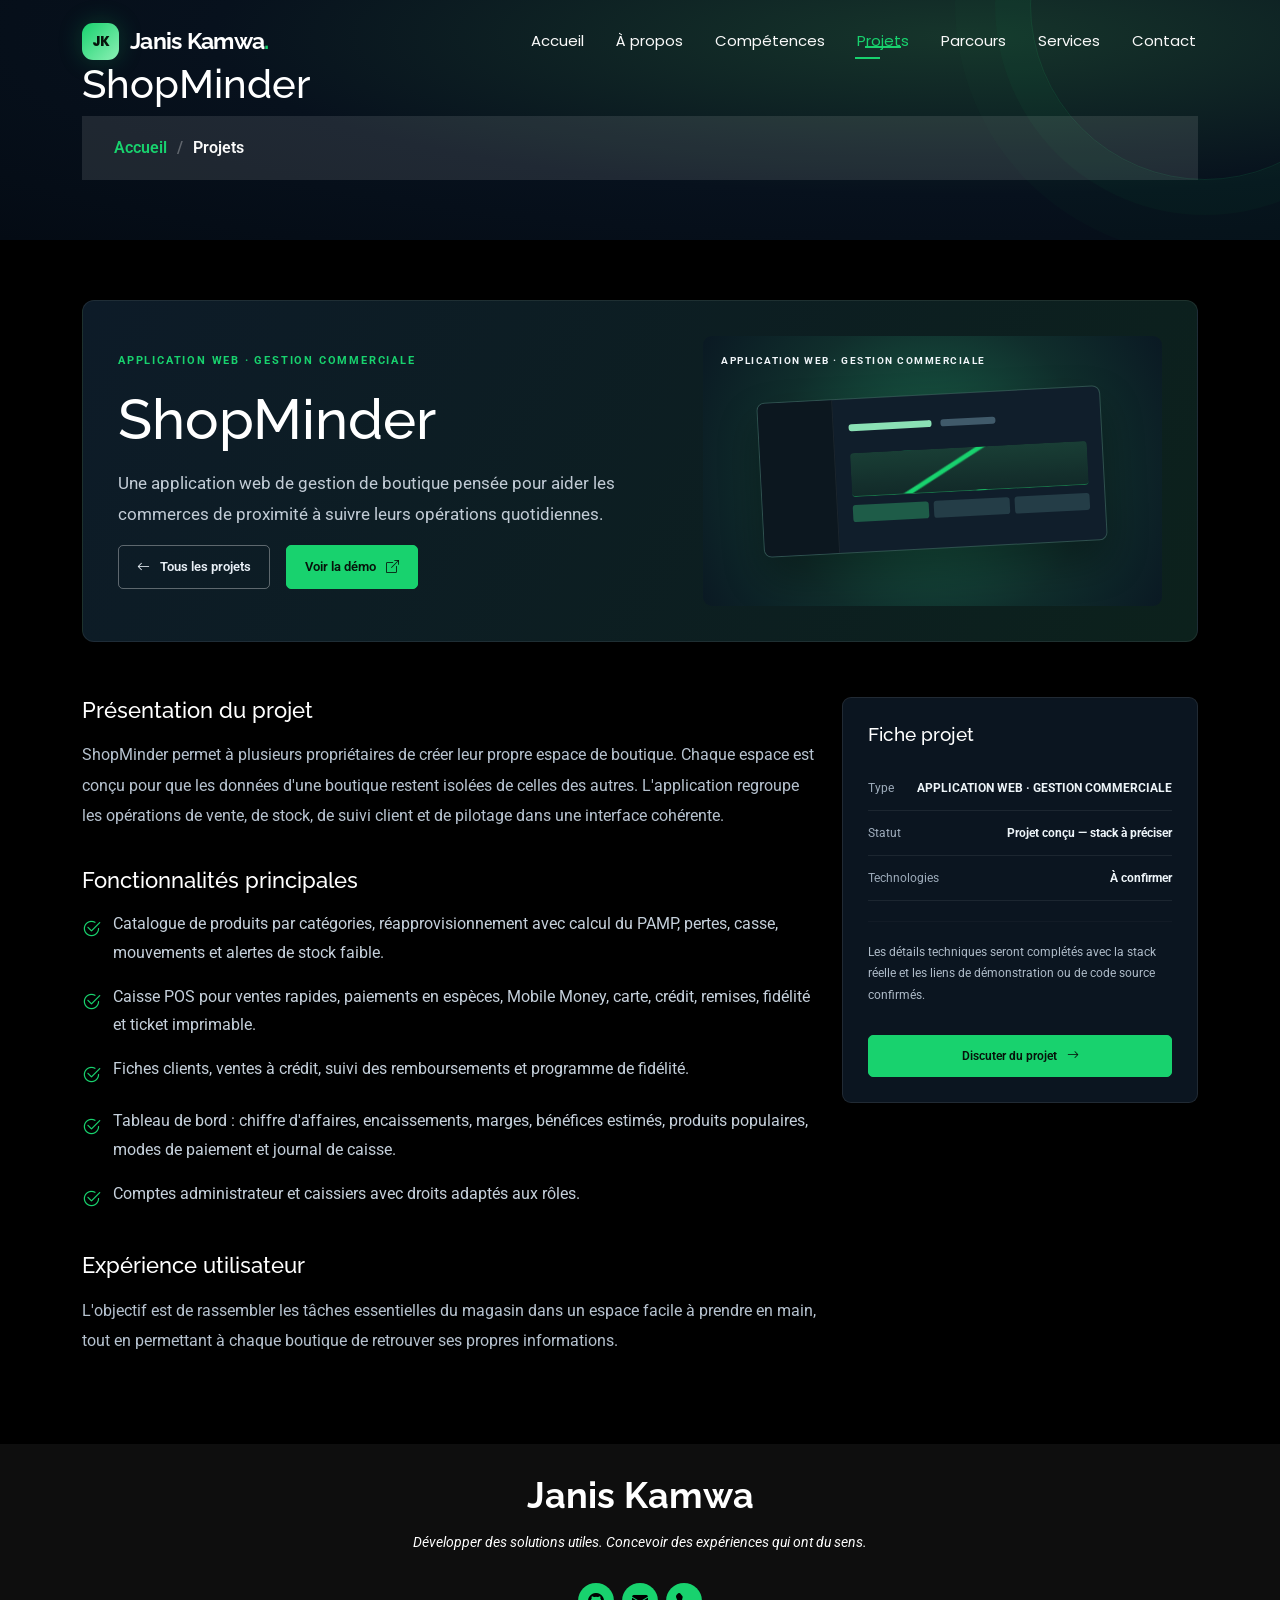
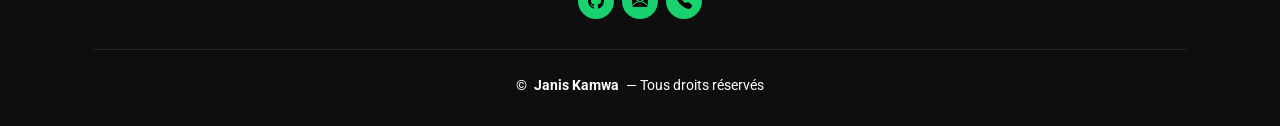
<file: shopminder.html>
<!DOCTYPE html>
<html lang="fr"><head>
<meta charset="utf-8"><meta content="width=device-width, initial-scale=1.0" name="viewport">
<meta name="theme-color" content="#040b14"><meta name="description" content="Présentation du projet ShopMinder conçu par Janis Kamwa.">
<meta name="keywords" content="Janis Kamwa, développeur full stack, développeur web, développeur mobile, React, Laravel, UI UX, Cameroun">
<meta property="og:title" content="ShopMinder | Janis Kamwa"><meta property="og:description" content="Présentation du projet ShopMinder conçu par Janis Kamwa."><meta property="og:type" content="website">
<title>ShopMinder | Janis Kamwa</title><link href="assets/img/favicon.png" rel="icon"><link href="assets/img/apple-touch-icon.png" rel="apple-touch-icon">
<link href="https://fonts.googleapis.com" rel="preconnect"><link href="https://fonts.gstatic.com" rel="preconnect" crossorigin>
<link href="https://fonts.googleapis.com/css2?family=Roboto:wght@300;400;500;700&family=Poppins:wght@300;400;500;600;700&family=Raleway:wght@400;500;600;700;800&display=swap" rel="stylesheet">
<link href="assets/vendor/bootstrap/css/bootstrap.min.css" rel="stylesheet"><link href="assets/vendor/bootstrap-icons/bootstrap-icons.css" rel="stylesheet">
<link href="assets/vendor/aos/aos.css" rel="stylesheet"><link href="assets/vendor/swiper/swiper-bundle.min.css" rel="stylesheet"><link href="assets/vendor/glightbox/css/glightbox.min.css" rel="stylesheet">
<link href="assets/css/main.css" rel="stylesheet"><link href="assets/css/janis-custom.css" rel="stylesheet"></head>
<body class="project-detail-page">
<header id="header" class="header d-flex align-items-center fixed-top"><div class="container-fluid container-xl position-relative d-flex align-items-center justify-content-between">
<a href="index.html" class="logo d-flex align-items-center"><span class="jk-logo">JK</span><h1 class="sitename">Janis Kamwa<span class="brand-dot">.</span></h1></a>
<nav id="navmenu" class="navmenu" aria-label="Navigation principale"><ul>
<li><a href="index.html" >Accueil</a></li><li><a href="about.html" >À propos</a></li><li><a href="skills.html" >Compétences</a></li><li><a href="portfolio.html" class="active">Projets</a></li><li><a href="resume.html" >Parcours</a></li><li><a href="services.html" >Services</a></li><li><a href="contact.html" >Contact</a></li>
</ul><i class="mobile-nav-toggle d-xl-none bi bi-list" aria-label="Ouvrir le menu"></i></nav></div></header>
<main><section class="page-title" data-aos="fade-in"><div class="container"><h1>ShopMinder</h1><nav class="breadcrumbs"><ol><li><a href="index.html">Accueil</a></li><li class="current">Projets</li></ol></nav></div></section>
<section class="project-detail section"><div class="container"><div class="project-detail-hero" data-aos="fade-up"><div><p class="project-eyebrow">APPLICATION WEB · GESTION COMMERCIALE</p><h2>ShopMinder</h2><p class="project-lead">Une application web de gestion de boutique pensée pour aider les commerces de proximité à suivre leurs opérations quotidiennes.</p><div class="project-actions d-flex flex-wrap gap-3"><a href="portfolio.html" class="btn-portfolio btn-portfolio-outline"><i class="bi bi-arrow-left"></i> Tous les projets</a><a href="https://shopminder-black.vercel.app/" target="_blank" rel="noopener noreferrer" class="btn-portfolio">Voir la démo <i class="bi bi-box-arrow-up-right"></i></a></div></div><div class="project-hero-art shop-visual"><span class="visual-label">APPLICATION WEB · GESTION COMMERCIALE</span><div class="mini-dashboard"><div class="mini-sidebar"></div><div class="mini-main"><i></i><i></i><div class="mini-chart"></div><div class="mini-row"><b></b><b></b><b></b></div></div></div></div></div>
<div class="row gy-5 project-detail-body"><div class="col-lg-8" data-aos="fade-up"><h3>Présentation du projet</h3><p>ShopMinder permet à plusieurs propriétaires de créer leur propre espace de boutique. Chaque espace est conçu pour que les données d'une boutique restent isolées de celles des autres. L'application regroupe les opérations de vente, de stock, de suivi client et de pilotage dans une interface cohérente.</p><h3>Fonctionnalités principales</h3><ul class="feature-list"><li><i class="bi bi-check2-circle"></i><span>Catalogue de produits par catégories, réapprovisionnement avec calcul du PAMP, pertes, casse, mouvements et alertes de stock faible.</span></li><li><i class="bi bi-check2-circle"></i><span>Caisse POS pour ventes rapides, paiements en espèces, Mobile Money, carte, crédit, remises, fidélité et ticket imprimable.</span></li><li><i class="bi bi-check2-circle"></i><span>Fiches clients, ventes à crédit, suivi des remboursements et programme de fidélité.</span></li><li><i class="bi bi-check2-circle"></i><span>Tableau de bord : chiffre d'affaires, encaissements, marges, bénéfices estimés, produits populaires, modes de paiement et journal de caisse.</span></li><li><i class="bi bi-check2-circle"></i><span>Comptes administrateur et caissiers avec droits adaptés aux rôles.</span></li></ul><h3>Expérience utilisateur</h3><p>L'objectif est de rassembler les tâches essentielles du magasin dans un espace facile à prendre en main, tout en permettant à chaque boutique de retrouver ses propres informations.</p></div>
<div class="col-lg-4" data-aos="fade-up" data-aos-delay="100"><aside class="project-facts"><h3>Fiche projet</h3><div><span>Type</span><strong>APPLICATION WEB · GESTION COMMERCIALE</strong></div><div><span>Statut</span><strong>Projet conçu — stack à préciser</strong></div><div><span>Technologies</span><strong>À confirmer</strong></div><hr><p>Les détails techniques seront complétés avec la stack réelle et les liens de démonstration ou de code source confirmés.</p><a href="contact.html" class="btn-portfolio">Discuter du projet <i class="bi bi-arrow-right"></i></a></aside></div></div></div></section></main>
<footer id="footer" class="footer dark-background"><div class="container"><h3 class="sitename">Janis Kamwa</h3><p>Développer des solutions utiles. Concevoir des expériences qui ont du sens.</p>
<div class="social-links d-flex justify-content-center"><a href="https://github.com/Janel007/" target="_blank" rel="noopener noreferrer" aria-label="GitHub"><i class="bi bi-github"></i></a><a href="mailto:janiskamwa3@gmail.com" aria-label="E-mail"><i class="bi bi-envelope-fill"></i></a><a href="tel:+237693870157" aria-label="Téléphone"><i class="bi bi-telephone-fill"></i></a></div>
<div class="container"><div class="copyright"><span>©</span> <strong class="px-1 sitename">Janis Kamwa</strong> <span>— Tous droits réservés</span></div></div></div></footer>
<a href="#" id="scroll-top" class="scroll-top d-flex align-items-center justify-content-center" aria-label="Retour en haut"><i class="bi bi-arrow-up-short"></i></a><div id="preloader"></div>
<script src="assets/vendor/bootstrap/js/bootstrap.bundle.min.js"></script><script src="assets/vendor/aos/aos.js"></script><script src="assets/vendor/typed.js/typed.umd.js"></script><script src="assets/vendor/purecounter/purecounter_vanilla.js"></script><script src="assets/vendor/waypoints/noframework.waypoints.js"></script><script src="assets/vendor/swiper/swiper-bundle.min.js"></script><script src="assets/vendor/glightbox/js/glightbox.min.js"></script><script src="assets/vendor/imagesloaded/imagesloaded.pkgd.min.js"></script><script src="assets/vendor/isotope-layout/isotope.pkgd.min.js"></script><script src="assets/js/main.js"></script></body></html>
</file>
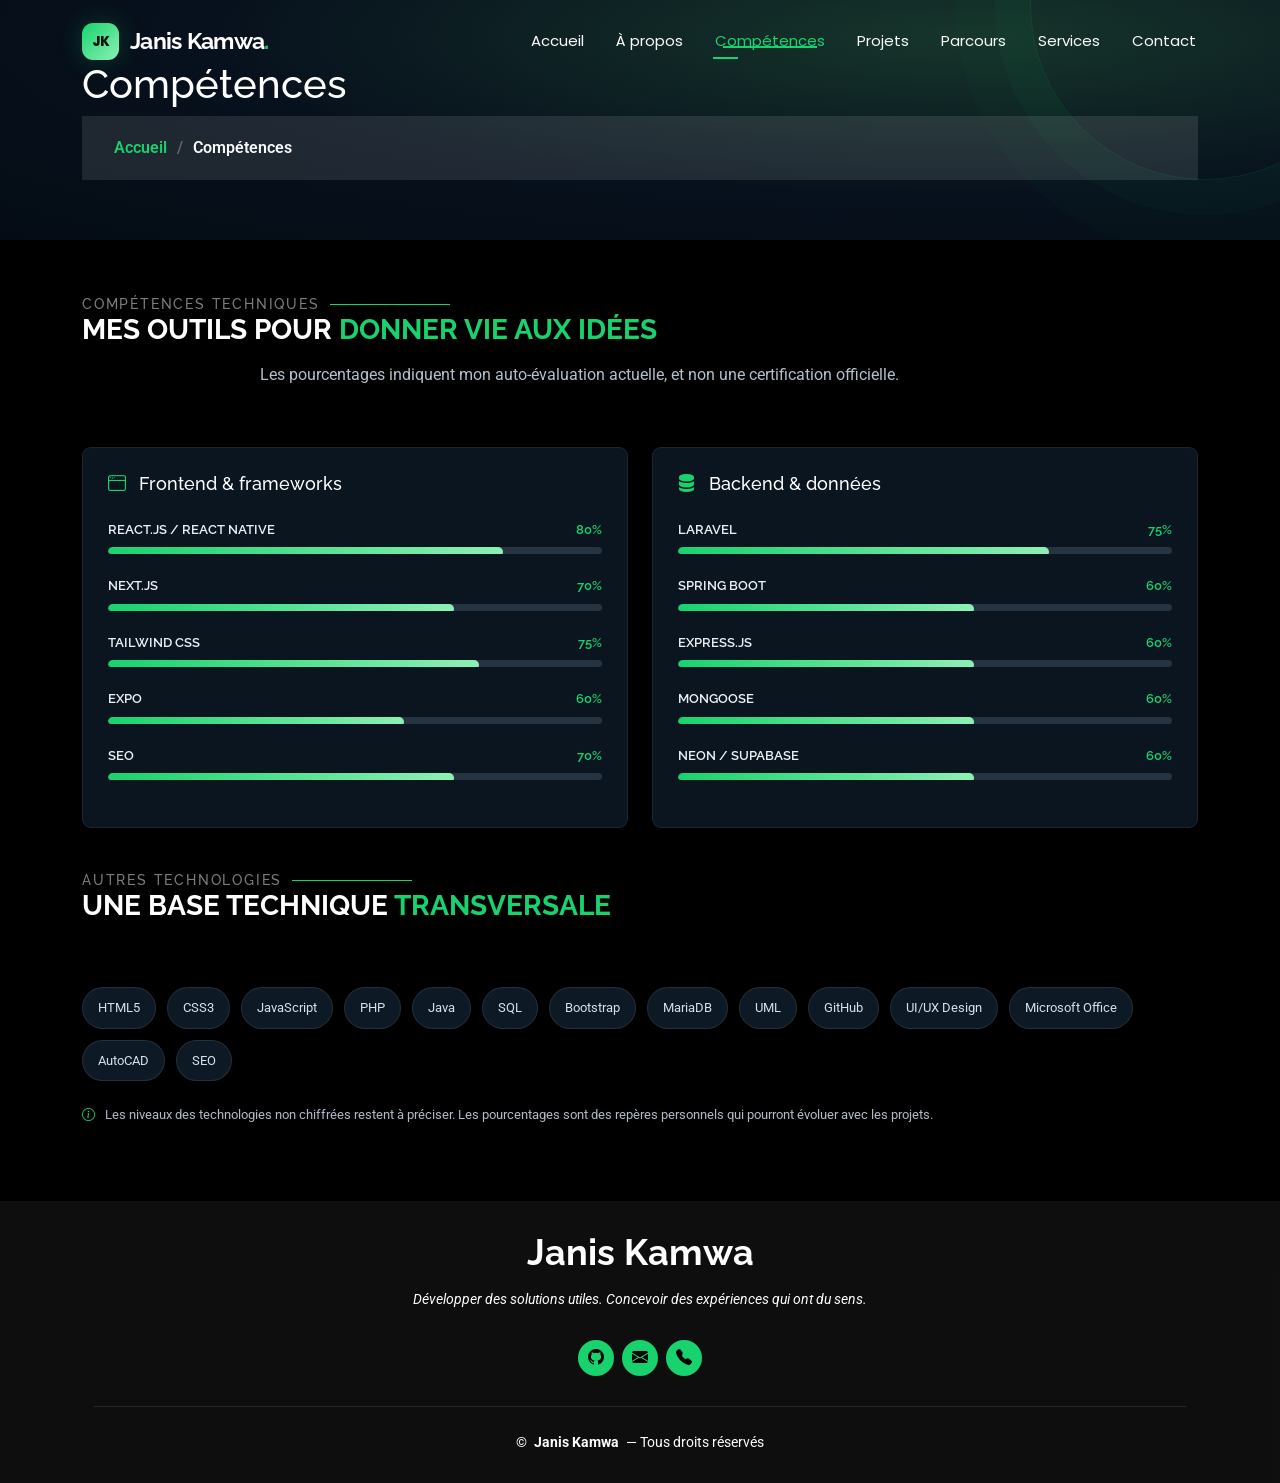
<file: skills.html>
<!DOCTYPE html>
<html lang="fr"><head>
<meta charset="utf-8"><meta content="width=device-width, initial-scale=1.0" name="viewport">
<meta name="theme-color" content="#040b14"><meta name="description" content="Compétences techniques de Janis Kamwa en React, Next.js, Laravel, Spring Boot, Express.js et développement mobile.">
<meta name="keywords" content="Janis Kamwa, développeur full stack, développeur web, développeur mobile, React, Laravel, UI UX, Cameroun">
<meta property="og:title" content="Compétences | Janis Kamwa"><meta property="og:description" content="Compétences techniques de Janis Kamwa en React, Next.js, Laravel, Spring Boot, Express.js et développement mobile."><meta property="og:type" content="website">
<title>Compétences | Janis Kamwa</title><link href="assets/img/favicon.png" rel="icon"><link href="assets/img/apple-touch-icon.png" rel="apple-touch-icon">
<link href="https://fonts.googleapis.com" rel="preconnect"><link href="https://fonts.gstatic.com" rel="preconnect" crossorigin>
<link href="https://fonts.googleapis.com/css2?family=Roboto:wght@300;400;500;700&family=Poppins:wght@300;400;500;600;700&family=Raleway:wght@400;500;600;700;800&display=swap" rel="stylesheet">
<link href="assets/vendor/bootstrap/css/bootstrap.min.css" rel="stylesheet"><link href="assets/vendor/bootstrap-icons/bootstrap-icons.css" rel="stylesheet">
<link href="assets/vendor/aos/aos.css" rel="stylesheet"><link href="assets/vendor/swiper/swiper-bundle.min.css" rel="stylesheet"><link href="assets/vendor/glightbox/css/glightbox.min.css" rel="stylesheet">
<link href="assets/css/main.css" rel="stylesheet"><link href="assets/css/janis-custom.css" rel="stylesheet"></head>
<body class="skills-page">
<header id="header" class="header d-flex align-items-center fixed-top"><div class="container-fluid container-xl position-relative d-flex align-items-center justify-content-between">
<a href="index.html" class="logo d-flex align-items-center"><span class="jk-logo">JK</span><h1 class="sitename">Janis Kamwa<span class="brand-dot">.</span></h1></a>
<nav id="navmenu" class="navmenu" aria-label="Navigation principale"><ul>
<li><a href="index.html" >Accueil</a></li><li><a href="about.html" >À propos</a></li><li><a href="skills.html" class="active">Compétences</a></li><li><a href="portfolio.html" >Projets</a></li><li><a href="resume.html" >Parcours</a></li><li><a href="services.html" >Services</a></li><li><a href="contact.html" >Contact</a></li>
</ul><i class="mobile-nav-toggle d-xl-none bi bi-list" aria-label="Ouvrir le menu"></i></nav></div></header>
<main><section class="page-title" data-aos="fade-in"><div class="container"><h1>Compétences</h1><nav class="breadcrumbs"><ol><li><a href="index.html">Accueil</a></li><li class="current">Compétences</li></ol></nav></div></section>
<section class="skills section"><div class="container"><div class="section-title" data-aos="fade-up"><h2>Compétences techniques</h2><div><span>Mes outils pour</span> <span class="description-title">donner vie aux idées</span></div><p>Les pourcentages indiquent mon auto-évaluation actuelle, et non une certification officielle.</p></div><div class="row gy-4 skills-animation">
<div class="col-lg-6" data-aos="fade-up"><div class="skill-group"><h3><i class="bi bi-window"></i> Frontend & frameworks</h3>
<div class="progress"><span class="skill"><span>React.js / React Native</span><i class="val">80%</i></span><div class="progress-bar-wrap"><div class="progress-bar" role="progressbar" aria-valuenow="80" aria-valuemin="0" aria-valuemax="100"></div></div></div>
<div class="progress"><span class="skill"><span>Next.js</span><i class="val">70%</i></span><div class="progress-bar-wrap"><div class="progress-bar" role="progressbar" aria-valuenow="70" aria-valuemin="0" aria-valuemax="100"></div></div></div>
<div class="progress"><span class="skill"><span>Tailwind CSS</span><i class="val">75%</i></span><div class="progress-bar-wrap"><div class="progress-bar" role="progressbar" aria-valuenow="75" aria-valuemin="0" aria-valuemax="100"></div></div></div>
<div class="progress"><span class="skill"><span>Expo</span><i class="val">60%</i></span><div class="progress-bar-wrap"><div class="progress-bar" role="progressbar" aria-valuenow="60" aria-valuemin="0" aria-valuemax="100"></div></div></div>
<div class="progress"><span class="skill"><span>SEO</span><i class="val">70%</i></span><div class="progress-bar-wrap"><div class="progress-bar" role="progressbar" aria-valuenow="70" aria-valuemin="0" aria-valuemax="100"></div></div></div></div></div>
<div class="col-lg-6" data-aos="fade-up" data-aos-delay="100"><div class="skill-group"><h3><i class="bi bi-server"></i> Backend & données</h3>
<div class="progress"><span class="skill"><span>Laravel</span><i class="val">75%</i></span><div class="progress-bar-wrap"><div class="progress-bar" role="progressbar" aria-valuenow="75" aria-valuemin="0" aria-valuemax="100"></div></div></div>
<div class="progress"><span class="skill"><span>Spring Boot</span><i class="val">60%</i></span><div class="progress-bar-wrap"><div class="progress-bar" role="progressbar" aria-valuenow="60" aria-valuemin="0" aria-valuemax="100"></div></div></div>
<div class="progress"><span class="skill"><span>Express.js</span><i class="val">60%</i></span><div class="progress-bar-wrap"><div class="progress-bar" role="progressbar" aria-valuenow="60" aria-valuemin="0" aria-valuemax="100"></div></div></div>
<div class="progress"><span class="skill"><span>Mongoose</span><i class="val">60%</i></span><div class="progress-bar-wrap"><div class="progress-bar" role="progressbar" aria-valuenow="60" aria-valuemin="0" aria-valuemax="100"></div></div></div>
<div class="progress"><span class="skill"><span>Neon / Supabase</span><i class="val">60%</i></span><div class="progress-bar-wrap"><div class="progress-bar" role="progressbar" aria-valuenow="60" aria-valuemin="0" aria-valuemax="100"></div></div></div></div></div></div>
<div class="section-title mt-5" data-aos="fade-up"><h2>Autres technologies</h2><div><span>Une base technique</span> <span class="description-title">transversale</span></div></div><div class="tech-cloud" data-aos="fade-up"><span>HTML5</span><span>CSS3</span><span>JavaScript</span><span>PHP</span><span>Java</span><span>SQL</span><span>Bootstrap</span><span>MariaDB</span><span>UML</span><span>GitHub</span><span>UI/UX Design</span><span>Microsoft Office</span><span>AutoCAD</span><span>SEO</span></div>
<p class="skills-footnote" data-aos="fade-up"><i class="bi bi-info-circle"></i> Les niveaux des technologies non chiffrées restent à préciser. Les pourcentages sont des repères personnels qui pourront évoluer avec les projets.</p></div></section></main>
<footer id="footer" class="footer dark-background"><div class="container"><h3 class="sitename">Janis Kamwa</h3><p>Développer des solutions utiles. Concevoir des expériences qui ont du sens.</p>
<div class="social-links d-flex justify-content-center"><a href="https://github.com/Janel007/" target="_blank" rel="noopener noreferrer" aria-label="GitHub"><i class="bi bi-github"></i></a><a href="mailto:janiskamwa3@gmail.com" aria-label="E-mail"><i class="bi bi-envelope-fill"></i></a><a href="tel:+237693870157" aria-label="Téléphone"><i class="bi bi-telephone-fill"></i></a></div>
<div class="container"><div class="copyright"><span>©</span> <strong class="px-1 sitename">Janis Kamwa</strong> <span>— Tous droits réservés</span></div></div></div></footer>
<a href="#" id="scroll-top" class="scroll-top d-flex align-items-center justify-content-center" aria-label="Retour en haut"><i class="bi bi-arrow-up-short"></i></a><div id="preloader"></div>
<script src="assets/vendor/bootstrap/js/bootstrap.bundle.min.js"></script><script src="assets/vendor/aos/aos.js"></script><script src="assets/vendor/typed.js/typed.umd.js"></script><script src="assets/vendor/purecounter/purecounter_vanilla.js"></script><script src="assets/vendor/waypoints/noframework.waypoints.js"></script><script src="assets/vendor/swiper/swiper-bundle.min.js"></script><script src="assets/vendor/glightbox/js/glightbox.min.js"></script><script src="assets/vendor/imagesloaded/imagesloaded.pkgd.min.js"></script><script src="assets/vendor/isotope-layout/isotope.pkgd.min.js"></script><script src="assets/js/main.js"></script></body></html>
</file>
<file: assets/css/janis-custom.css>
/* Personnalisation de Janis — conserve le système visuel du modèle Personal */
:root{--accent-jk:#18d26e;--accent-jk-2:#74e8ad}
body{overflow-x:hidden}.logo{gap:11px}.jk-logo{display:inline-grid;place-items:center;width:37px;height:37px;border-radius:11px;background:linear-gradient(135deg,#18d26e,#8cf0b5);color:#06140b;font:800 13px/1 Poppins,sans-serif;box-shadow:0 0 24px #18d26e38}.logo .sitename{font-size:23px!important;letter-spacing:-.7px}.brand-dot{color:#18d26e}
.navmenu a{position:relative}.navmenu a:after{content:"";position:absolute;left:10px;right:10px;bottom:5px;height:2px;background:#18d26e;transform:scaleX(0);transform-origin:left;transition:transform .28s ease}.navmenu a:hover:after,.navmenu a.active:after{transform:scaleX(1)}
.hero:before{background:linear-gradient(90deg,rgba(4,11,20,.93) 0%,rgba(4,11,20,.74) 45%,rgba(4,11,20,.35) 100%)!important}.hero h2{font-size:clamp(42px,6vw,68px)!important;letter-spacing:-2px;text-shadow:0 8px 30px #0005}.hero p{font-size:clamp(20px,2.7vw,28px)!important}.hero .typed,.typed-cursor{color:#18d26e!important}.hero-intro{max-width:650px}.hero-intro p{font-size:16px!important;line-height:1.8;color:#e1e8f0}.hero-buttons{display:flex;flex-wrap:wrap;gap:12px;margin-top:27px}.btn-hero-primary,.btn-hero-outline,.btn-portfolio{display:inline-flex;align-items:center;justify-content:center;gap:10px;border-radius:5px;padding:12px 19px;font-size:13px;font-weight:600;transition:all .28s ease}.btn-hero-primary,.btn-portfolio{background:#18d26e;color:#07130b;border:1px solid #18d26e}.btn-hero-primary:hover,.btn-portfolio:hover{background:#5be89b;border-color:#5be89b;color:#06140b;transform:translateY(-3px);box-shadow:0 10px 26px #18d26e2e}.btn-hero-outline,.btn-portfolio-outline{border:1px solid #ffffff70;color:#fff;background:transparent}.btn-hero-outline:hover,.btn-portfolio-outline:hover{border-color:#18d26e;color:#18d26e;transform:translateY(-3px)}.hero-socials{display:flex;gap:22px;margin-top:26px}.hero-socials a{font-size:13px;color:#d7e0ea;transition:color .2s}.hero-socials a:hover{color:#18d26e}.hero-socials i{margin-right:6px}.hero-scroll{position:absolute;bottom:25px;left:calc((100% - min(100% - 30px,1140px))/2);display:flex;align-items:center;gap:12px;font-size:10px;letter-spacing:2px;color:#d6e0e8;z-index:2}.hero-scroll span{height:34px;width:1px;background:#18d26e;display:inline-block;animation:scrollPulse 1.6s ease-in-out infinite}.hero-scroll:hover{color:#18d26e}@keyframes scrollPulse{0%,100%{opacity:.3;transform:scaleY(.65);transform-origin:top}50%{opacity:1;transform:scaleY(1);transform-origin:top}}
.page-title{background:radial-gradient(ellipse at 75% 15%,#16352b 0%,#07111d 55%,#040b14 100%)!important;position:relative;overflow:hidden}.page-title:after{content:"";position:absolute;width:350px;height:350px;border:1px solid #18d26e20;border-radius:50%;right:-100px;top:-170px;box-shadow:0 0 0 35px #18d26e08,0 0 0 75px #18d26e05;pointer-events:none}.page-title h1,.page-title .breadcrumbs{position:relative;z-index:1}.section-title h2{letter-spacing:1.8px}.section-title .description-title{color:#18d26e}.section-title p{max-width:760px;margin:12px auto 0;color:#b5c0cc}
.section-alt{background:#0a1420}.value-card{height:100%;padding:30px;border:1px solid #ffffff12;background:linear-gradient(145deg,#101e2c,#0b1420);border-radius:9px;transition:transform .35s,border-color .35s,box-shadow .35s}.value-card:hover{transform:translateY(-8px);border-color:#18d26e60;box-shadow:0 15px 45px #0003}.value-card>i{font-size:28px;color:#18d26e}.value-card h3{margin:18px 0 10px;font-size:19px}.value-card p{margin:0;color:#aebac8;font-size:14px;line-height:1.8}.about-portrait{position:relative;padding:10px;border:1px solid #18d26e55;border-radius:9px;background:#0b1722}.about-portrait img{width:100%;max-height:450px;object-fit:cover;border-radius:5px;filter:saturate(.8)}.portrait-caption{display:block;padding:13px 4px 3px;font-size:11px;letter-spacing:1.3px;color:#18d26e;text-transform:uppercase}.about-facts i{color:#18d26e}.about-facts a:hover{color:#18d26e}
.skill-group{height:100%;padding:25px;border:1px solid #ffffff12;border-radius:9px;background:#0b1520}.skill-group h3{font-size:18px;margin-bottom:25px}.skill-group h3 i{color:#18d26e;margin-right:8px}.skills .progress{height:auto;margin-bottom:22px;background:none}.skills .progress .skill{color:#eaf0f5;font-size:13px;font-weight:600;display:flex;justify-content:space-between;margin-bottom:8px}.skills .progress .skill .val{color:#18d26e;font-style:normal}.skills .progress-bar-wrap{background:#263341;height:7px;border-radius:10px;overflow:hidden}.skills .progress-bar{background:linear-gradient(90deg,#18d26e,#8cf0b5);width:0;transition:width 1.3s ease-in-out;border-radius:10px}.tech-cloud{display:flex;flex-wrap:wrap;gap:11px}.tech-cloud span{padding:10px 15px;border:1px solid #ffffff19;border-radius:30px;color:#d5e1e9;background:#0d1925;font-size:13px;transition:all .25s}.tech-cloud span:hover{background:#18d26e18;border-color:#18d26e;color:#18d26e;transform:translateY(-3px)}.skills-footnote,.service-note{margin-top:24px;color:#aebbc8;font-size:13px}.skills-footnote i,.service-note i{color:#18d26e;margin-right:7px}
.project-tile{height:100%;background:#0a1520;border:1px solid #ffffff12;border-radius:8px;overflow:hidden;transition:transform .35s,border-color .35s,box-shadow .35s}.project-tile:hover{transform:translateY(-7px);border-color:#18d26e65;box-shadow:0 20px 45px #0003}.project-visual,.project-thumb{position:relative;display:flex;align-items:center;justify-content:center;height:240px;overflow:hidden;text-decoration:none!important}.project-visual:after{content:"";position:absolute;inset:0;background:linear-gradient(0deg,#07111d70,transparent 70%);pointer-events:none}.project-visual:hover .mini-dashboard,.project-thumb:hover .mini-dashboard{transform:translateY(-7px) rotate(-2deg)}.visual-label{position:absolute;top:17px;left:18px;z-index:2;font-size:10px;letter-spacing:1.5px;font-weight:700;color:#f0f5f9}.shop-visual{background:radial-gradient(circle at 50% 50%,#1a664b,#102e2c 60%,#0a1923)}.food-visual{background:radial-gradient(circle at 50% 50%,#35683b,#182d27 60%,#0a1820)}.travel-visual{background:radial-gradient(circle at 50% 50%,#214c70,#17283e 65%,#0a1523)}.mini-dashboard{width:70%;height:140px;display:flex;background:#101e2b;border:1px solid #80d7ae45;border-radius:8px;overflow:hidden;box-shadow:0 20px 40px #0005;transform:rotate(-3deg);transition:transform .35s}.mini-sidebar{width:22%;background:#0c171f;border-right:1px solid #ffffff10}.mini-main{flex:1;padding:15px}.mini-main>i{display:inline-block;width:35%;height:7px;border-radius:3px;background:#8be1b5;margin-right:9px}.mini-main>i+i{width:23%;background:#405a6a}.mini-chart{height:44px;margin-top:15px;border-radius:4px;background:linear-gradient(150deg,transparent 40%,#18d26e 41%,#18d26e 43%,transparent 44%),linear-gradient(180deg,#193e35,#122a29);border-bottom:1px solid #18d26e55}.mini-row{display:flex;gap:5px;margin-top:8px}.mini-row b{height:17px;flex:1;border-radius:3px;background:#243d47}.mini-row b:first-child{background:#1e5c48}.food-plate{width:140px;height:140px;border-radius:50%;border:10px solid #f3ead4;background:radial-gradient(circle,#f0b14d 0 15%,#5d8c45 16% 28%,#df6b3d 29% 43%,#4f7b3d 44% 57%,#d9a657 58% 68%,#f4ebd6 69%);box-shadow:0 18px 40px #0005;position:relative;transition:transform .5s}.project-visual:hover .food-plate,.project-thumb:hover .food-plate{transform:rotate(12deg) scale(1.05)}.food-leaf{position:absolute;width:50px;height:24px;left:35px;top:26px;background:#3b8d4c;border-radius:100% 0 100% 0;transform:rotate(-25deg)}.food-center{position:absolute;width:20px;height:20px;background:#f9dc7c;border-radius:50%;left:50px;top:55px}.travel-route{display:flex;align-items:center;gap:10px;width:72%;color:#8de7b4}.route-pin{font-size:27px;animation:pinFloat 2.4s ease-in-out infinite}.route-dash{height:1px;border-top:2px dashed #8de7b4;flex:1;opacity:.7}.route-plane{font-size:28px;animation:planeFloat 3s ease-in-out infinite}.project-open{position:absolute;right:17px;bottom:15px;z-index:2;width:36px;height:36px;display:grid;place-items:center;border:1px solid #ffffff80;border-radius:50%;color:white;transition:all .25s}.project-visual:hover .project-open{background:#18d26e;border-color:#18d26e;color:#07130b;transform:rotate(45deg)}@keyframes pinFloat{0%,100%{transform:translateY(0)}50%{transform:translateY(-8px)}}@keyframes planeFloat{0%,100%{transform:translate(0,0) rotate(8deg)}50%{transform:translate(5px,-7px) rotate(2deg)}}
.project-tile-info{padding:22px}.project-kicker{font-size:10px;letter-spacing:1.5px;color:#18d26e;margin-bottom:8px}.project-tile-info h3{font-size:23px;margin-bottom:10px}.project-tile-info h3 a:hover{color:#18d26e}.project-tile-info p{font-size:14px;color:#aebbc8;line-height:1.8;min-height:76px}.more-link{display:inline-flex;gap:9px;align-items:center;font-size:13px;font-weight:600;color:#eaf3f8}.more-link i{color:#18d26e;transition:transform .2s}.more-link:hover{color:#18d26e}.more-link:hover i{transform:translateX(5px)}.btn-portfolio{padding:11px 18px}.btn-portfolio-outline{background:transparent;color:#e9f0f7;border-color:#ffffff55}.portfolio-filters li:hover,.portfolio-filters li.filter-active{color:#18d26e}.portfolio .portfolio-content{background:#0b1520;border:1px solid #ffffff12;border-radius:8px;overflow:hidden}.portfolio .portfolio-content .portfolio-info{background:#0b1520}.portfolio .portfolio-content .portfolio-info h4{color:#f3f7fb}.portfolio .portfolio-content .portfolio-info p{color:#aebbc8}.project-thumb{height:230px}.home-cta{padding:55px 0;background:linear-gradient(110deg,#0c1b28,#0d2d24)!important;border-top:1px solid #18d26e20;border-bottom:1px solid #18d26e20}.home-cta .container{display:flex;align-items:center;justify-content:space-between;gap:25px}.home-cta h2{font-size:clamp(25px,3vw,36px);margin-bottom:10px}.home-cta p:not(.eyebrow){color:#aebbc8;margin:0}.home-cta .eyebrow{margin-bottom:9px}
.project-detail-hero{display:grid;grid-template-columns:1fr .85fr;align-items:center;gap:45px;padding:35px;border:1px solid #ffffff13;border-radius:12px;background:linear-gradient(120deg,#0d1b28,#0c211c);margin-bottom:55px}.project-eyebrow{font-size:11px;letter-spacing:1.8px;color:#18d26e;font-weight:700}.project-detail-hero h2{font-size:clamp(36px,5vw,56px);margin-bottom:15px}.project-lead{font-size:17px;color:#c2ccd6;line-height:1.8}.project-hero-art{height:270px;border-radius:9px;position:relative;display:flex;align-items:center;justify-content:center;overflow:hidden}.project-hero-art .mini-dashboard{width:75%;height:155px}.project-detail-body h3{font-size:22px;margin:0 0 17px}.project-detail-body p{color:#b6c2cf;line-height:1.9;margin-bottom:28px}.project-detail-body h3:not(:first-child){margin-top:35px}.feature-list{list-style:none;padding:0;margin:0}.feature-list li{display:flex;gap:12px;margin-bottom:15px;color:#c5d0db;line-height:1.8}.feature-list i{color:#18d26e;font-size:19px;flex:0 0 auto;margin-top:3px}.project-facts{padding:25px;border:1px solid #ffffff17;border-radius:9px;background:#0b1520;position:sticky;top:110px}.project-facts h3{font-size:19px;margin-bottom:20px}.project-facts>div{display:flex;justify-content:space-between;gap:15px;padding:13px 0;border-bottom:1px solid #ffffff12;font-size:12px}.project-facts>div span{color:#9eacbb}.project-facts>div strong{text-align:right;color:#edf4f8}.project-facts hr{border-color:#ffffff1a;margin:20px 0}.project-facts p{font-size:12px;color:#aebbc8;line-height:1.8}.project-facts .btn-portfolio{width:100%;font-size:12px}
.contact-message-card{height:100%;padding:35px;border:1px solid #ffffff16;border-radius:10px;background:linear-gradient(145deg,#0c1c29,#0b151f)}.message-icon{font-size:32px;color:#18d26e}.contact-message-card h3{font-size:24px;margin:18px 0 12px}.contact-message-card p{color:#b0bdca;line-height:1.9}.contact-message-card .contact-disclaimer{font-size:11px;margin-top:20px}.contact .info-item i{color:#18d26e}.contact .info-item a:hover{color:#18d26e}.resume .resume-title{border-left:2px solid #18d26e}.resume .resume-item h4:before{border-color:#18d26e}.resume .resume-item h5{background:#123326;color:#a5f3c4}.resume .resume-item ul li:before{color:#18d26e}.resume-note{font-size:12px;color:#9eacbb;font-style:italic}.language-resume p{margin-bottom:8px}.footer .social-links a:hover{background:#18d26e;color:#07130b}
@media(max-width:991px){.project-detail-hero{grid-template-columns:1fr}.project-hero-art{height:230px}.project-facts{position:static}.hero-scroll{left:20px}}@media(max-width:767px){.hero-buttons{align-items:flex-start;flex-direction:column}.hero-socials{gap:15px;flex-wrap:wrap}.hero-socials a{font-size:12px}.home-cta .container{align-items:flex-start;flex-direction:column}.project-visual{height:220px}.project-tile-info p{min-height:0}.project-detail-hero{padding:22px;gap:25px}.project-detail-hero h2{font-size:38px}.project-lead{font-size:15px}.contact-message-card{padding:25px}.logo .sitename{font-size:20px!important}}
@media(prefers-reduced-motion:reduce){*,*:before,*:after{scroll-behavior:auto!important;animation-duration:.01ms!important;animation-iteration-count:1!important;transition-duration:.01ms!important}}

.portrait-monogram{min-height:340px;display:grid;place-items:center;border-radius:5px;background:radial-gradient(circle at 30% 25%,#1a5b42 0,#102c2b 35%,#091520 72%);color:#18d26e;font:800 clamp(90px,12vw,150px)/1 Poppins,sans-serif;letter-spacing:-12px;text-shadow:0 0 50px #18d26e35;position:relative;overflow:hidden}.portrait-monogram:before,.portrait-monogram:after{content:"";position:absolute;border:1px solid #18d26e25;border-radius:50%;width:240px;height:240px}.portrait-monogram:after{width:320px;height:320px}.portrait-monogram{isolation:isolate}.portrait-monogram:before,.portrait-monogram:after{z-index:-1}


/* Visuels dédiés aux projets SchoolMarket et NutriKids */
.school-visual{background:radial-gradient(circle at 50% 45%,#345a83 0,#20364e 48%,#101c2c 100%)}
.school-art{position:relative;width:230px;height:155px;display:flex;align-items:center;justify-content:center;filter:drop-shadow(0 16px 20px #0004);transition:transform .35s}
.project-visual:hover .school-art{transform:translateY(-5px) scale(1.03)}
.school-book{position:absolute;width:70px;height:95px;border-radius:5px 9px 9px 5px;border:2px solid #f4e8c9;box-shadow:inset 7px 0 #0002,5px 8px 0 #07111c55}
.book-one{left:35px;top:34px;transform:rotate(-15deg);background:linear-gradient(145deg,#efb85b,#d9853e)}
.book-two{left:82px;top:22px;transform:rotate(8deg);background:linear-gradient(145deg,#8dd5b0,#278b72)}
.school-notebook{position:absolute;width:62px;height:82px;right:25px;top:43px;transform:rotate(13deg);border-radius:4px;background:repeating-linear-gradient(to bottom,#f8f4e8 0 9px,#b6c8d7 10px 11px);border-left:8px solid #d7e4ec}
.school-pencil{position:absolute;width:8px;height:105px;top:18px;border-radius:3px;background:linear-gradient(to right,#e5a23f,#ffd979,#b96a27);z-index:2}
.school-pencil:before{content:"";position:absolute;top:-9px;left:0;border-left:4px solid transparent;border-right:4px solid transparent;border-bottom:10px solid #e5c9a0}
.school-pencil:after{content:"";position:absolute;bottom:0;left:1px;width:6px;height:12px;background:#d66d6d;border-radius:0 0 2px 2px}
.pencil-one{left:25px;transform:rotate(25deg)}.pencil-two{right:22px;transform:rotate(-21deg);height:88px;top:37px}
.school-bag{position:absolute;z-index:3;left:83px;bottom:2px;width:63px;height:52px;background:linear-gradient(145deg,#f0a65a,#ca633d);border:2px solid #f5d7aa;border-radius:15px 15px 12px 12px;box-shadow:inset 0 -8px #9f452b55}
.school-bag:before{content:"";position:absolute;left:17px;top:-13px;width:25px;height:19px;border:4px solid #f5d7aa;border-bottom:0;border-radius:15px 15px 0 0}
.school-bag span{position:absolute;left:22px;top:12px;width:17px;height:15px;border:2px solid #fbe5bc;border-radius:4px}
.nutrition-visual{background:radial-gradient(circle at 52% 45%,#32634e 0,#183b36 48%,#0b1c27 100%)}
.nutrition-art{position:relative;width:245px;height:160px;display:grid;place-items:center;transition:transform .35s}
.project-visual:hover .nutrition-art{transform:translateY(-4px) scale(1.025)}
.nutrition-window{position:relative;width:180px;height:130px;border-radius:10px;background:#f4f8ee;box-shadow:0 18px 35px #0005;overflow:hidden;transform:rotate(-3deg);z-index:2}
.nutrition-topbar{height:17px;background:#dce9df;display:flex;align-items:center;gap:4px;padding-left:8px}
.nutrition-topbar i{width:5px;height:5px;border-radius:50%;background:#80a992}
.nutrition-content{padding:12px;display:grid;grid-template-columns:54px 1fr;gap:8px}
.kid-avatar{height:52px;width:52px;border-radius:16px;background:#ffe1a4;display:grid;place-items:center;color:#e48d50;font-size:30px;position:relative}
.kid-heart{position:absolute;right:-3px;bottom:-3px;width:19px;height:19px;border-radius:50%;display:grid;place-items:center;background:#f17b75;color:white;font-size:9px;border:2px solid #f4f8ee}
.nutrition-lines{padding-top:4px}.nutrition-lines b{display:block;height:6px;border-radius:5px;background:#bed8c7;margin:4px 0}.nutrition-lines b:first-child{width:75%;background:#4f9875}.nutrition-lines b:nth-child(2){width:95%}.nutrition-lines b:nth-child(3){width:60%}
.nutrition-meal{grid-column:1/3;display:flex;gap:7px;margin-top:3px}.nutrition-meal span{height:20px;flex:1;border-radius:5px;background:linear-gradient(135deg,#f5c56c 0 35%,#7bb98c 36% 70%,#f1e3bd 71%)}
.nutrition-progress{grid-column:1/3;height:5px;border-radius:5px;background:#dce8df;overflow:hidden}.nutrition-progress i{display:block;width:68%;height:100%;background:#4f9875;border-radius:5px}
.nutrition-fruit{position:absolute;width:31px;height:31px;border-radius:50%;background:#f2b84e;box-shadow:inset -5px -4px #c87e3455;z-index:3}
.nutrition-fruit:before{content:"";position:absolute;width:10px;height:6px;background:#7fc28a;border-radius:100% 0 100% 0;top:-4px;left:14px;transform:rotate(-25deg)}
.fruit-one{left:12px;bottom:15px}.fruit-two{right:7px;top:10px;width:24px;height:24px;background:#ed8074}
@media(max-width:767px){.school-art{transform:scale(.9)}.nutrition-art{transform:scale(.9)}}
</file>
<file: assets/css/main.css>
/**
* Template Name: Personal
* Template URL: https://bootstrapmade.com/personal-free-resume-bootstrap-template/
* Updated: Mar 05 2025 with Bootstrap v5.3.3
* Author: BootstrapMade.com
* License: https://bootstrapmade.com/license/
*/

/*--------------------------------------------------------------
# Font & Color Variables
# Help: https://bootstrapmade.com/color-system/
--------------------------------------------------------------*/
/* Fonts */
:root {
  --default-font: "Roboto",  system-ui, -apple-system, "Segoe UI", Roboto, "Helvetica Neue", Arial, "Noto Sans", "Liberation Sans", sans-serif, "Apple Color Emoji", "Segoe UI Emoji", "Segoe UI Symbol", "Noto Color Emoji";
  --heading-font: "Raleway",  sans-serif;
  --nav-font: "Poppins",  sans-serif;
}

/* Global Colors - The following color variables are used throughout the website. Updating them here will change the color scheme of the entire website */
:root { 
  --background-color: #000000; /* Background color for the entire website, including individual sections */
  --default-color: #fafafa; /* Default color used for the majority of the text content across the entire website */
  --heading-color: #ffffff; /* Color for headings, subheadings and title throughout the website */
  --accent-color: #18d26e; /* Accent color that represents your brand on the website. It's used for buttons, links, and other elements that need to stand out */
  --surface-color: #1a1a1a; /* The surface color is used as a background of boxed elements within sections, such as cards, icon boxes, or other elements that require a visual separation from the global background. */
  --contrast-color: #000000; /* Contrast color for text, ensuring readability against backgrounds of accent, heading, or default colors. */
}

/* Nav Menu Colors - The following color variables are used specifically for the navigation menu. They are separate from the global colors to allow for more customization options */
:root {
  --nav-color: #fafafa;  /* The default color of the main navmenu links */
  --nav-hover-color: #18d26e; /* Applied to main navmenu links when they are hovered over or active */
  --nav-mobile-background-color: #1a1a1a; /* Used as the background color for mobile navigation menu */
  --nav-dropdown-background-color: #1a1a1a; /* Used as the background color for dropdown items that appear when hovering over primary navigation items */
  --nav-dropdown-color: #fafafa; /* Used for navigation links of the dropdown items in the navigation menu. */
  --nav-dropdown-hover-color: #18d26e; /* Similar to --nav-hover-color, this color is applied to dropdown navigation links when they are hovered over. */
}

/* Color Presets - These classes override global colors when applied to any section or element, providing reuse of the sam color scheme. */

.light-background {
  --background-color: #1a1a1a;
  --surface-color: #343434;
}

.dark-background {
  --background-color: rgba(15, 15, 15, 0.975);
  --default-color: #ffffff;
  --heading-color: #ffffff;
  --surface-color: #292929f9;
  --contrast-color: #000000;
}

/* Smooth scroll */
:root {
  scroll-behavior: smooth;
}

/*--------------------------------------------------------------
# General Styling & Shared Classes
--------------------------------------------------------------*/
body {
  color: var(--default-color);
  background-color: var(--background-color);
  font-family: var(--default-font);
}

a {
  color: var(--accent-color);
  text-decoration: none;
  transition: 0.3s;
}

a:hover {
  color: color-mix(in srgb, var(--accent-color), transparent 25%);
  text-decoration: none;
}

h1,
h2,
h3,
h4,
h5,
h6 {
  color: var(--heading-color);
  font-family: var(--heading-font);
}

/* PHP Email Form Messages
------------------------------*/
.php-email-form .error-message {
  display: none;
  background: #df1529;
  color: #ffffff;
  text-align: left;
  padding: 15px;
  margin-bottom: 24px;
  font-weight: 600;
}

.php-email-form .sent-message {
  display: none;
  color: #ffffff;
  background: #059652;
  text-align: center;
  padding: 15px;
  margin-bottom: 24px;
  font-weight: 600;
}

.php-email-form .loading {
  display: none;
  background: var(--surface-color);
  text-align: center;
  padding: 15px;
  margin-bottom: 24px;
}

.php-email-form .loading:before {
  content: "";
  display: inline-block;
  border-radius: 50%;
  width: 24px;
  height: 24px;
  margin: 0 10px -6px 0;
  border: 3px solid var(--accent-color);
  border-top-color: var(--surface-color);
  animation: php-email-form-loading 1s linear infinite;
}

@keyframes php-email-form-loading {
  0% {
    transform: rotate(0deg);
  }

  100% {
    transform: rotate(360deg);
  }
}

/*--------------------------------------------------------------
# Global Header
--------------------------------------------------------------*/
.header {
  --background-color: rgba(0, 0, 0, 0);
  color: var(--default-color);
  background-color: var(--background-color);
  padding: 15px 0;
  transition: all 0.5s;
  z-index: 997;
}

.header .logo {
  line-height: 1;
}

.header .logo img {
  max-height: 32px;
  margin-right: 8px;
}

.header .logo h1 {
  font-size: 30px;
  margin: 0;
  font-weight: 700;
  color: var(--heading-color);
}

.scrolled .header {
  box-shadow: 0px 0 18px rgba(0, 0, 0, 0.1);
}

/* Global Header on Scroll
------------------------------*/
.scrolled .header {
  --background-color: rgba(0, 0, 0, 0.8);
}

/*--------------------------------------------------------------
# Navigation Menu
--------------------------------------------------------------*/
/* Desktop Navigation */
@media (min-width: 1200px) {
  .navmenu {
    padding: 0;
  }

  .navmenu ul {
    margin: 0;
    padding: 0;
    display: flex;
    list-style: none;
    align-items: center;
  }

  .navmenu li {
    position: relative;
  }

  .navmenu>ul>li {
    white-space: nowrap;
    padding: 15px 14px;
  }

  .navmenu>ul>li:last-child {
    padding-right: 0;
  }

  .navmenu a,
  .navmenu a:focus {
    color: var(--nav-color);
    font-size: 15px;
    padding: 0 2px;
    font-family: var(--nav-font);
    font-weight: 400;
    display: flex;
    align-items: center;
    justify-content: space-between;
    white-space: nowrap;
    transition: 0.3s;
    position: relative;
  }

  .navmenu a i,
  .navmenu a:focus i {
    font-size: 12px;
    line-height: 0;
    margin-left: 5px;
    transition: 0.3s;
  }

  .navmenu>ul>li>a:before {
    content: "";
    position: absolute;
    height: 2px;
    bottom: -6px;
    left: 0;
    background-color: var(--nav-hover-color);
    visibility: hidden;
    width: 0px;
    transition: all 0.3s ease-in-out 0s;
  }

  .navmenu a:hover:before,
  .navmenu li:hover>a:before,
  .navmenu .active:before {
    visibility: visible;
    width: 25px;
  }

  .navmenu li:hover>a,
  .navmenu .active,
  .navmenu .active:focus {
    color: var(--nav-hover-color);
  }

  .navmenu .dropdown ul {
    margin: 0;
    padding: 10px 0;
    background: var(--nav-dropdown-background-color);
    display: block;
    position: absolute;
    visibility: hidden;
    left: 14px;
    top: 130%;
    opacity: 0;
    transition: 0.3s;
    border-radius: 4px;
    z-index: 99;
    box-shadow: 0px 0px 30px rgba(0, 0, 0, 0.1);
  }

  .navmenu .dropdown ul li {
    min-width: 200px;
  }

  .navmenu .dropdown ul a {
    padding: 10px 20px;
    font-size: 15px;
    text-transform: none;
    color: var(--nav-dropdown-color);
  }

  .navmenu .dropdown ul a i {
    font-size: 12px;
  }

  .navmenu .dropdown ul a:hover,
  .navmenu .dropdown ul .active:hover,
  .navmenu .dropdown ul li:hover>a {
    color: var(--nav-dropdown-hover-color);
  }

  .navmenu .dropdown:hover>ul {
    opacity: 1;
    top: 100%;
    visibility: visible;
  }

  .navmenu .dropdown .dropdown ul {
    top: 0;
    left: -90%;
    visibility: hidden;
  }

  .navmenu .dropdown .dropdown:hover>ul {
    opacity: 1;
    top: 0;
    left: -100%;
    visibility: visible;
  }
}

/* Mobile Navigation */
@media (max-width: 1199px) {
  .mobile-nav-toggle {
    color: var(--nav-color);
    font-size: 28px;
    line-height: 0;
    margin-right: 10px;
    cursor: pointer;
    transition: color 0.3s;
  }

  .navmenu {
    padding: 0;
    z-index: 9997;
  }

  .navmenu ul {
    display: none;
    list-style: none;
    position: absolute;
    inset: 60px 20px 20px 20px;
    padding: 10px 0;
    margin: 0;
    border-radius: 6px;
    background-color: var(--nav-mobile-background-color);
    border: 1px solid color-mix(in srgb, var(--default-color), transparent 90%);
    box-shadow: none;
    overflow-y: auto;
    transition: 0.3s;
    z-index: 9998;
  }

  .navmenu a,
  .navmenu a:focus {
    color: var(--nav-dropdown-color);
    padding: 10px 20px;
    font-family: var(--nav-font);
    font-size: 17px;
    font-weight: 500;
    display: flex;
    align-items: center;
    justify-content: space-between;
    white-space: nowrap;
    transition: 0.3s;
  }

  .navmenu a i,
  .navmenu a:focus i {
    font-size: 12px;
    line-height: 0;
    margin-left: 5px;
    width: 30px;
    height: 30px;
    display: flex;
    align-items: center;
    justify-content: center;
    border-radius: 50%;
    transition: 0.3s;
    background-color: color-mix(in srgb, var(--accent-color), transparent 90%);
  }

  .navmenu a i:hover,
  .navmenu a:focus i:hover {
    background-color: var(--accent-color);
    color: var(--contrast-color);
  }

  .navmenu a:hover,
  .navmenu .active,
  .navmenu .active:focus {
    color: var(--nav-dropdown-hover-color);
  }

  .navmenu .active i,
  .navmenu .active:focus i {
    background-color: var(--accent-color);
    color: var(--contrast-color);
    transform: rotate(180deg);
  }

  .navmenu .dropdown ul {
    position: static;
    display: none;
    z-index: 99;
    padding: 10px 0;
    margin: 10px 20px;
    background-color: var(--nav-dropdown-background-color);
    transition: all 0.5s ease-in-out;
  }

  .navmenu .dropdown ul ul {
    background-color: rgba(33, 37, 41, 0.1);
  }

  .navmenu .dropdown>.dropdown-active {
    display: block;
    background-color: rgba(33, 37, 41, 0.03);
  }

  .mobile-nav-active {
    overflow: hidden;
  }

  .mobile-nav-active .mobile-nav-toggle {
    color: #fff;
    position: absolute;
    font-size: 32px;
    top: 15px;
    right: 15px;
    margin-right: 0;
    z-index: 9999;
  }

  .mobile-nav-active .navmenu {
    position: fixed;
    overflow: hidden;
    inset: 0;
    background: rgba(33, 37, 41, 0.8);
    transition: 0.3s;
  }

  .mobile-nav-active .navmenu>ul {
    display: block;
  }
}

/*--------------------------------------------------------------
# Global Footer
--------------------------------------------------------------*/
.footer {
  color: var(--default-color);
  background-color: var(--background-color);
  font-size: 14px;
  text-align: center;
  padding: 30px 0;
  position: relative;
}

.footer h3 {
  font-size: 36px;
  font-weight: 700;
  position: relative;
  padding: 0;
  margin: 0 0 15px 0;
}

.footer p {
  font-size: 15;
  font-style: italic;
  padding: 0;
  margin: 0 0 30px 0;
}

.footer .social-links {
  margin: 0 0 30px 0;
}

.footer .social-links a {
  font-size: 16px;
  display: flex;
  align-items: center;
  justify-content: center;
  background: var(--accent-color);
  color: var(--contrast-color);
  line-height: 1;
  margin: 0 4px;
  border-radius: 50%;
  text-align: center;
  width: 36px;
  height: 36px;
  transition: 0.3s;
}

.footer .social-links a:hover {
  background: color-mix(in srgb, var(--accent-color), transparent 20%);
  text-decoration: none;
}

.footer .copyright {
  padding-top: 25px;
  border-top: 1px solid color-mix(in srgb, var(--default-color), transparent 90%);
}

.footer .credits {
  font-size: 13px;
  padding-top: 5px;
}

/*--------------------------------------------------------------
# Preloader
--------------------------------------------------------------*/
#preloader {
  position: fixed;
  inset: 0;
  z-index: 999999;
  overflow: hidden;
  background: var(--background-color);
  transition: all 0.6s ease-out;
}

#preloader:before {
  content: "";
  position: fixed;
  top: calc(50% - 30px);
  left: calc(50% - 30px);
  border: 6px solid #ffffff;
  border-color: var(--accent-color) transparent var(--accent-color) transparent;
  border-radius: 50%;
  width: 60px;
  height: 60px;
  animation: animate-preloader 1.5s linear infinite;
}

@keyframes animate-preloader {
  0% {
    transform: rotate(0deg);
  }

  100% {
    transform: rotate(360deg);
  }
}

/*--------------------------------------------------------------
# Scroll Top Button
--------------------------------------------------------------*/
.scroll-top {
  position: fixed;
  visibility: hidden;
  opacity: 0;
  right: 15px;
  bottom: -15px;
  z-index: 99999;
  background-color: var(--accent-color);
  width: 44px;
  height: 44px;
  border-radius: 50px;
  transition: all 0.4s;
}

.scroll-top i {
  font-size: 24px;
  color: var(--contrast-color);
  line-height: 0;
}

.scroll-top:hover {
  background-color: color-mix(in srgb, var(--accent-color), transparent 20%);
  color: var(--contrast-color);
}

.scroll-top.active {
  visibility: visible;
  opacity: 1;
  bottom: 15px;
}

/*--------------------------------------------------------------
# Disable aos animation delay on mobile devices
--------------------------------------------------------------*/
@media screen and (max-width: 768px) {
  [data-aos-delay] {
    transition-delay: 0 !important;
  }
}

/*--------------------------------------------------------------
# Global Page Titles & Breadcrumbs
--------------------------------------------------------------*/
.page-title {
  color: var(--default-color);
  background-color: var(--background-color);
  position: relative;
}

.page-title .heading {
  padding: 160px 0 80px 0;
  border-top: 1px solid color-mix(in srgb, var(--default-color), transparent 90%);
}

.page-title .heading h1 {
  font-size: 38px;
  font-weight: 700;
}

.page-title nav {
  background-color: color-mix(in srgb, var(--default-color), transparent 90%);
  padding: 20px 0;
}

.page-title nav ol {
  display: flex;
  flex-wrap: wrap;
  list-style: none;
  margin: 0;
  font-size: 16px;
  font-weight: 600;
}

.page-title nav ol li+li {
  padding-left: 10px;
}

.page-title nav ol li+li::before {
  content: "/";
  display: inline-block;
  padding-right: 10px;
  color: color-mix(in srgb, var(--default-color), transparent 70%);
}

/*--------------------------------------------------------------
# Global Sections
--------------------------------------------------------------*/
section,
.section {
  color: var(--default-color);
  background-color: var(--background-color);
  padding: 60px 0;
  scroll-margin-top: 100px;
  overflow: clip;
}

@media (max-width: 1199px) {

  section,
  .section {
    scroll-margin-top: 66px;
  }
}

/*--------------------------------------------------------------
# Global Section Titles
--------------------------------------------------------------*/
.section-title {
  padding-bottom: 60px;
  position: relative;
}

.section-title h2 {
  font-size: 14px;
  font-weight: 500;
  padding: 0;
  line-height: 1px;
  margin: 0;
  letter-spacing: 1.5px;
  text-transform: uppercase;
  color: color-mix(in srgb, var(--default-color), transparent 50%);
  position: relative;
}

.section-title h2::after {
  content: "";
  width: 120px;
  height: 1px;
  display: inline-block;
  background: var(--accent-color);
  margin: 4px 10px;
}

.section-title div {
  color: var(--heading-color);
  margin: 0;
  margin: 0;
  font-size: 28px;
  font-weight: 700;
  text-transform: uppercase;
  font-family: var(--heading-font);
}

/*--------------------------------------------------------------
# Hero Section
--------------------------------------------------------------*/
.hero {
  width: 100%;
  min-height: 100vh;
  position: relative;
  padding: 80px 0;
  display: flex;
  align-items: center;
  justify-content: center;
}

.hero img {
  position: absolute;
  inset: 0;
  display: block;
  width: 100%;
  height: 100%;
  object-fit: cover;
  z-index: 1;
}

.hero .container {
  position: relative;
  z-index: 3;
}

.hero h2 {
  margin: 0;
  font-size: 64px;
  font-weight: 700;
}

.hero p {
  margin: 5px 0 0 0;
  font-size: 26px;
}

.hero p span {
  letter-spacing: 1px;
  border-bottom: 2px solid var(--accent-color);
}

.hero .social-links {
  margin-top: 25px;
}

.hero .social-links a {
  background-color: color-mix(in srgb, var(--default-color), transparent 90%);
  color: var(--default-color);
  font-size: 14px;
  width: 40px;
  height: 40px;
  border-radius: 50px;
  display: inline-flex;
  align-items: center;
  justify-content: center;
  margin-right: 20px;
  transition: 0.3s;
}

.hero .social-links a:hover {
  background-color: var(--accent-color);
}

@media (max-width: 768px) {
  .hero h2 {
    font-size: 32px;
  }

  .hero p {
    font-size: 20px;
  }
}

/*--------------------------------------------------------------
# About Section
--------------------------------------------------------------*/
.about .content h2 {
  font-weight: 700;
  font-size: 24px;
}

.about .content ul {
  list-style: none;
  padding: 0;
}

.about .content ul li {
  margin-bottom: 20px;
  display: flex;
  align-items: center;
}

.about .content ul strong {
  margin-right: 10px;
}

.about .content ul i {
  font-size: 16px;
  margin-right: 5px;
  color: var(--accent-color);
  line-height: 0;
}

/*--------------------------------------------------------------
# Stats Section
--------------------------------------------------------------*/
.stats i {
  background-color: var(--surface-color);
  color: var(--accent-color);
  box-shadow: 0px 2px 25px rgba(0, 0, 0, 0.1);
  width: 54px;
  height: 54px;
  font-size: 24px;
  border-radius: 50px;
  border: 2px solid var(--background-color);
  display: inline-flex;
  align-items: center;
  justify-content: center;
  position: relative;
  z-index: 1;
}

.stats .stats-item {
  background-color: var(--surface-color);
  margin-top: -27px;
  padding: 30px 30px 25px 30px;
  width: 100%;
  position: relative;
  text-align: center;
  box-shadow: 0px 2px 35px rgba(0, 0, 0, 0.1);
  border-radius: 4px;
  z-index: 0;
}

.stats .stats-item span {
  font-size: 36px;
  display: block;
  font-weight: 700;
  color: color-mix(in srgb, var(--default-color), transparent 20%);
}

.stats .stats-item p {
  padding: 0;
  margin: 0;
  font-family: var(--heading-font);
  font-size: 16px;
}

/*--------------------------------------------------------------
# Skills Section
--------------------------------------------------------------*/
.skills .progress {
  height: 60px;
  display: block;
  background: none;
  border-radius: 0;
}

.skills .progress .skill {
  color: var(--heading-color);
  padding: 0;
  margin: 0 0 6px 0;
  text-transform: uppercase;
  display: block;
  font-weight: 600;
  font-family: var(--heading-font);
}

.skills .progress .skill .val {
  float: right;
  font-style: normal;
}

.skills .progress-bar-wrap {
  background: color-mix(in srgb, var(--default-color), transparent 90%);
  height: 10px;
}

.skills .progress-bar {
  width: 1px;
  height: 10px;
  transition: 0.9s;
  background-color: var(--accent-color);
}

/*--------------------------------------------------------------
# Interests Section
--------------------------------------------------------------*/
.interests .features-item {
  background-color: var(--surface-color);
  display: flex;
  align-items: center;
  padding: 20px;
  transition: 0.3s;
  border: 1px solid color-mix(in srgb, var(--default-color), transparent 90%);
  position: relative;
}

.interests .features-item i {
  font-size: 32px;
  padding-right: 10px;
  line-height: 0;
}

.interests .features-item h3 {
  font-weight: 700;
  margin: 0;
  padding: 0;
  line-height: 1;
  font-size: 16px;
}

.interests .features-item h3 a {
  color: var(--heading-color);
  transition: 0.3s;
}

.interests .features-item:hover {
  border-color: var(--accent-color);
}

.interests .features-item:hover h3 a {
  color: var(--accent-color);
}

/*--------------------------------------------------------------
# Testimonials Section
--------------------------------------------------------------*/
.testimonials .testimonials-carousel,
.testimonials .testimonials-slider {
  overflow: hidden;
}

.testimonials .testimonial-item {
  box-sizing: content-box;
  min-height: 320px;
}

.testimonials .testimonial-item .testimonial-img {
  width: 90px;
  border-radius: 50%;
  margin: -40px 0 0 40px;
  position: relative;
  z-index: 2;
  border: 6px solid var(--background-color);
}

.testimonials .testimonial-item h3 {
  font-size: 18px;
  font-weight: bold;
  margin: 10px 0 5px 45px;
}

.testimonials .testimonial-item h4 {
  font-size: 14px;
  color: color-mix(in srgb, var(--default-color), transparent 20%);
  margin: 0 0 0 45px;
}

.testimonials .testimonial-item .quote-icon-left,
.testimonials .testimonial-item .quote-icon-right {
  color: color-mix(in srgb, var(--accent-color), transparent 50%);
  font-size: 26px;
  line-height: 0;
}

.testimonials .testimonial-item .quote-icon-left {
  display: inline-block;
  left: -5px;
  position: relative;
}

.testimonials .testimonial-item .quote-icon-right {
  display: inline-block;
  right: -5px;
  position: relative;
  top: 10px;
  transform: scale(-1, -1);
}

.testimonials .testimonial-item p {
  font-style: italic;
  margin: 0 15px 0 15px;
  padding: 20px 20px 60px 20px;
  background: var(--surface-color);
  border-radius: 6px;
  position: relative;
  z-index: 1;
}

.testimonials .swiper-wrapper {
  height: auto;
}

.testimonials .swiper-pagination {
  margin-top: 20px;
  position: relative;
}

.testimonials .swiper-pagination .swiper-pagination-bullet {
  width: 12px;
  height: 12px;
  background-color: var(--background-color);
  opacity: 1;
  border: 1px solid var(--accent-color);
}

.testimonials .swiper-pagination .swiper-pagination-bullet-active {
  background-color: var(--accent-color);
}

/*--------------------------------------------------------------
# Resume Section
--------------------------------------------------------------*/
.resume .resume-title {
  color: var(--heading-color);
  font-size: 26px;
  font-weight: 700;
  margin-top: 20px;
  margin-bottom: 20px;
}

.resume .resume-item {
  padding: 0 0 20px 20px;
  margin-top: -2px;
  border-left: 2px solid var(--accent-color);
  position: relative;
}

.resume .resume-item h4 {
  line-height: 18px;
  font-size: 18px;
  font-weight: 600;
  text-transform: uppercase;
  color: color-mix(in srgb, var(--default-color), transparent 20%);
  margin-bottom: 10px;
}

.resume .resume-item h5 {
  font-size: 16px;
  padding: 5px 15px;
  display: inline-block;
  font-weight: 600;
  margin-bottom: 10px;
}

.resume .resume-item ul {
  padding-left: 20px;
}

.resume .resume-item ul li {
  padding-bottom: 10px;
}

.resume .resume-item:last-child {
  padding-bottom: 0;
}

.resume .resume-item::before {
  content: "";
  position: absolute;
  width: 16px;
  height: 16px;
  border-radius: 50px;
  left: -9px;
  top: 0;
  background: var(--background-color);
  border: 2px solid var(--accent-color);
}

/*--------------------------------------------------------------
# Services Section
--------------------------------------------------------------*/
.services .service-item {
  background-color: var(--surface-color);
  text-align: center;
  padding: 80px 20px;
  transition: all ease-in-out 0.3s;
  height: 100%;
}

.services .service-item .icon {
  margin: 0 auto;
  width: 64px;
  height: 64px;
  background: var(--accent-color);
  border-radius: 4px;
  display: flex;
  align-items: center;
  justify-content: center;
  margin-bottom: 20px;
  transition: 0.3s;
  transform-style: preserve-3d;
}

.services .service-item .icon i {
  color: var(--contrast-color);
  font-size: 28px;
  transition: ease-in-out 0.3s;
}

.services .service-item .icon::before {
  position: absolute;
  content: "";
  left: -8px;
  top: -8px;
  height: 100%;
  width: 100%;
  background: color-mix(in srgb, var(--accent-color), transparent 80%);
  border-radius: 5px;
  transition: all 0.3s ease-out 0s;
  transform: translateZ(-1px);
}

.services .service-item h3 {
  font-weight: 700;
  margin: 10px 0 15px 0;
  font-size: 22px;
}

.services .service-item p {
  line-height: 24px;
  font-size: 14px;
  margin-bottom: 0;
}

.services .service-item:hover {
  background: var(--accent-color);
  border-color: var(--accent-color);
}

.services .service-item:hover .icon {
  background: var(--surface-color);
}

.services .service-item:hover .icon i {
  color: var(--accent-color);
}

.services .service-item:hover .icon::before {
  background: color-mix(in srgb, var(--background-color), transparent 70%);
}

.services .service-item:hover h3,
.services .service-item:hover p {
  color: var(--contrast-color);
}

/*--------------------------------------------------------------
# Service Details Section
--------------------------------------------------------------*/
.service-details .services-list {
  background-color: var(--surface-color);
  padding: 10px 30px;
  border: 1px solid color-mix(in srgb, var(--default-color), transparent 90%);
  margin-bottom: 20px;
}

.service-details .services-list a {
  display: block;
  line-height: 1;
  padding: 8px 0 8px 15px;
  border-left: 3px solid color-mix(in srgb, var(--default-color), transparent 70%);
  margin: 20px 0;
  color: color-mix(in srgb, var(--default-color), transparent 20%);
  transition: 0.3s;
}

.service-details .services-list a.active {
  color: var(--heading-color);
  font-weight: 700;
  border-color: var(--accent-color);
}

.service-details .services-list a:hover {
  border-color: var(--accent-color);
}

.service-details .services-img {
  margin-bottom: 20px;
}

.service-details h3 {
  font-size: 26px;
  font-weight: 700;
}

.service-details h4 {
  font-size: 20px;
  font-weight: 700;
}

.service-details p {
  font-size: 15px;
}

.service-details ul {
  list-style: none;
  padding: 0;
  font-size: 15px;
}

.service-details ul li {
  padding: 5px 0;
  display: flex;
  align-items: center;
}

.service-details ul i {
  font-size: 20px;
  margin-right: 8px;
  color: var(--accent-color);
}

/*--------------------------------------------------------------
# Portfolio Section
--------------------------------------------------------------*/
.portfolio .portfolio-filters {
  padding: 0;
  margin: 0 auto 20px auto;
  list-style: none;
  text-align: center;
}

.portfolio .portfolio-filters li {
  cursor: pointer;
  display: inline-block;
  padding: 0;
  font-size: 18px;
  font-weight: 500;
  margin: 0 10px;
  line-height: 1;
  margin-bottom: 5px;
  transition: all 0.3s ease-in-out;
}

.portfolio .portfolio-filters li:hover,
.portfolio .portfolio-filters li.filter-active {
  color: var(--accent-color);
}

.portfolio .portfolio-filters li:first-child {
  margin-left: 0;
}

.portfolio .portfolio-filters li:last-child {
  margin-right: 0;
}

@media (max-width: 575px) {
  .portfolio .portfolio-filters li {
    font-size: 14px;
    margin: 0 5px;
  }
}

.portfolio .portfolio-content {
  position: relative;
  overflow: hidden;
}

.portfolio .portfolio-content img {
  transition: 0.3s;
}

.portfolio .portfolio-content .portfolio-info {
  opacity: 0;
  position: absolute;
  inset: 0;
  z-index: 3;
  transition: all ease-in-out 0.3s;
  background: rgba(0, 0, 0, 0.6);
  padding: 15px;
}

.portfolio .portfolio-content .portfolio-info h4 {
  font-size: 14px;
  padding: 5px 10px;
  font-weight: 400;
  color: #ffffff;
  display: inline-block;
  background-color: var(--accent-color);
}

.portfolio .portfolio-content .portfolio-info p {
  position: absolute;
  bottom: 10px;
  text-align: center;
  display: inline-block;
  left: 0;
  right: 0;
  font-size: 16px;
  font-weight: 600;
  color: rgba(255, 255, 255, 0.8);
}

.portfolio .portfolio-content .portfolio-info .preview-link,
.portfolio .portfolio-content .portfolio-info .details-link {
  position: absolute;
  left: calc(50% - 40px);
  font-size: 26px;
  top: calc(50% - 14px);
  color: #fff;
  transition: 0.3s;
  line-height: 1.2;
}

.portfolio .portfolio-content .portfolio-info .preview-link:hover,
.portfolio .portfolio-content .portfolio-info .details-link:hover {
  color: var(--accent-color);
}

.portfolio .portfolio-content .portfolio-info .details-link {
  left: 50%;
  font-size: 34px;
  line-height: 0;
}

.portfolio .portfolio-content:hover .portfolio-info {
  opacity: 1;
}

.portfolio .portfolio-content:hover img {
  transform: scale(1.1);
}

/*--------------------------------------------------------------
# Portfolio Details Section
--------------------------------------------------------------*/
.portfolio-details .portfolio-details-slider img {
  width: 100%;
}

.portfolio-details .portfolio-details-slider .swiper-pagination {
  margin-top: 20px;
  position: relative;
}

.portfolio-details .portfolio-details-slider .swiper-pagination .swiper-pagination-bullet {
  width: 12px;
  height: 12px;
  background-color: color-mix(in srgb, var(--default-color), transparent 85%);
  opacity: 1;
}

.portfolio-details .portfolio-details-slider .swiper-pagination .swiper-pagination-bullet-active {
  background-color: var(--accent-color);
}

.portfolio-details .portfolio-info {
  background-color: var(--surface-color);
  padding: 30px;
  box-shadow: 0px 0 30px rgba(0, 0, 0, 0.1);
}

.portfolio-details .portfolio-info h3 {
  font-size: 22px;
  font-weight: 700;
  margin-bottom: 20px;
  padding-bottom: 20px;
  border-bottom: 1px solid color-mix(in srgb, var(--default-color), transparent 85%);
}

.portfolio-details .portfolio-info ul {
  list-style: none;
  padding: 0;
  font-size: 15px;
}

.portfolio-details .portfolio-info ul li+li {
  margin-top: 10px;
}

.portfolio-details .portfolio-description {
  padding-top: 30px;
}

.portfolio-details .portfolio-description h2 {
  font-size: 26px;
  font-weight: 700;
  margin-bottom: 20px;
}

.portfolio-details .portfolio-description p {
  padding: 0;
  color: color-mix(in srgb, var(--default-color), transparent 30%);
}

/*--------------------------------------------------------------
# Starter Section Section
--------------------------------------------------------------*/
.starter-section {
  /* Add your styles here */
}

/*--------------------------------------------------------------
# Contact Section
--------------------------------------------------------------*/
.contact .info-item {
  box-shadow: 0px 0px 20px rgba(0, 0, 0, 0.1);
  padding: 20px 30px;
}

.contact .info-item .icon {
  color: var(--contrast-color);
  background-color: var(--accent-color);
  width: 56px;
  height: 56px;
  font-size: 24px;
  display: flex;
  justify-content: center;
  align-items: center;
  transition: all 0.3s ease-in-out;
  border-radius: 50%;
  margin-right: 15px;
}

.contact .info-item h3 {
  font-size: 18px;
  font-weight: 700;
  margin: 0 0 2px 0;
}

.contact .info-item p {
  padding: 0;
  margin-bottom: 0;
  font-size: 14px;
}

.contact .info-item .social-links a {
  font-size: 24px;
  display: inline-block;
  line-height: 1;
  margin: 4px 6px 0 0;
  transition: 0.3s;
  color: color-mix(in srgb, var(--default-color), transparent 50%);
}

.contact .info-item .social-links a:hover {
  color: var(--accent-color);
}

.contact .php-email-form {
  box-shadow: 0px 0px 20px rgba(0, 0, 0, 0.1);
  padding: 30px;
  margin-top: 30px;
}

@media (max-width: 575px) {
  .contact .php-email-form {
    padding: 20px;
  }
}

.contact .php-email-form input[type=text],
.contact .php-email-form input[type=email],
.contact .php-email-form textarea {
  color: var(--default-color);
  background-color: color-mix(in srgb, var(--background-color), transparent 50%);
  border-color: color-mix(in srgb, var(--default-color), transparent 80%);
  font-size: 14px;
  padding: 10px 15px;
  box-shadow: none;
  border-radius: 0;
}

.contact .php-email-form input[type=text]:focus,
.contact .php-email-form input[type=email]:focus,
.contact .php-email-form textarea:focus {
  border-color: var(--accent-color);
}

.contact .php-email-form input[type=text]::placeholder,
.contact .php-email-form input[type=email]::placeholder,
.contact .php-email-form textarea::placeholder {
  color: color-mix(in srgb, var(--default-color), transparent 70%);
}

.contact .php-email-form button[type=submit] {
  color: var(--contrast-color);
  background: var(--accent-color);
  border: 0;
  padding: 10px 30px;
  transition: 0.4s;
  border-radius: 50px;
}

.contact .php-email-form button[type=submit]:hover {
  background: color-mix(in srgb, var(--accent-color), transparent 20%);
}
</file>
